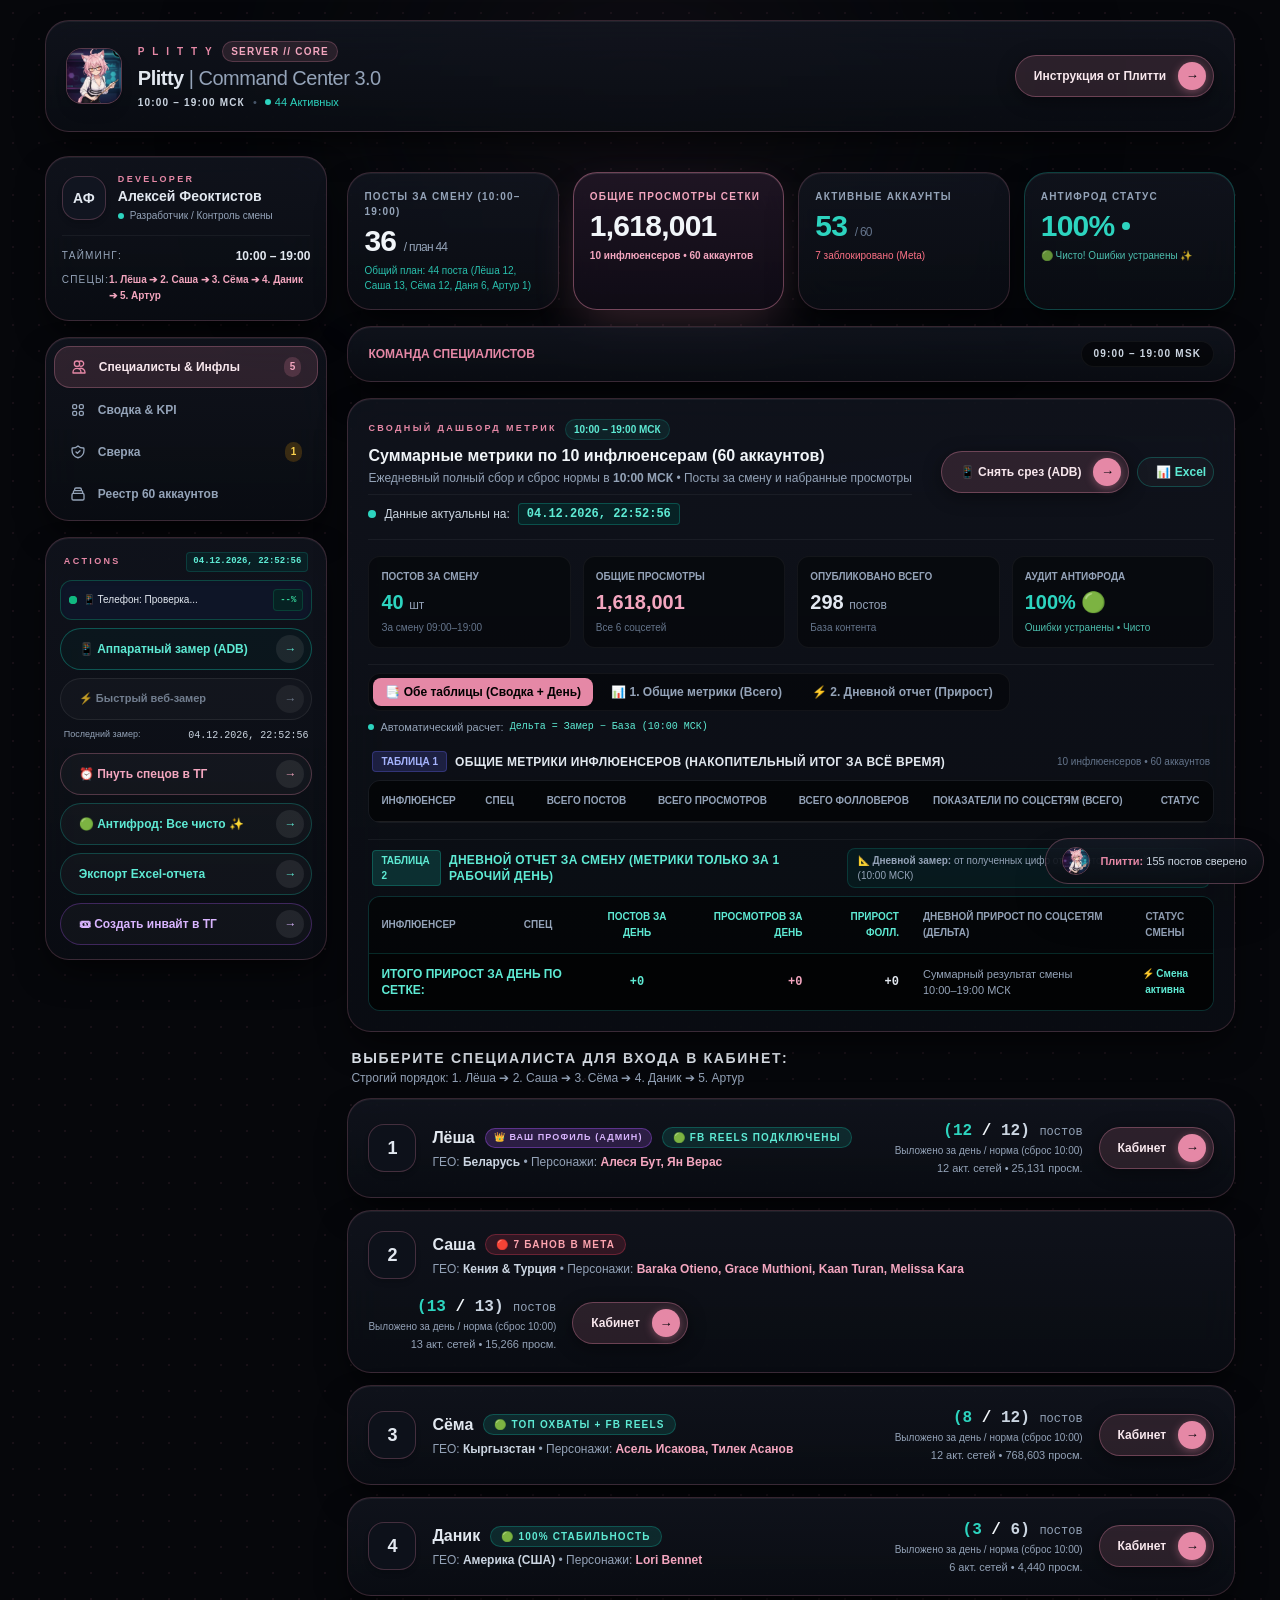
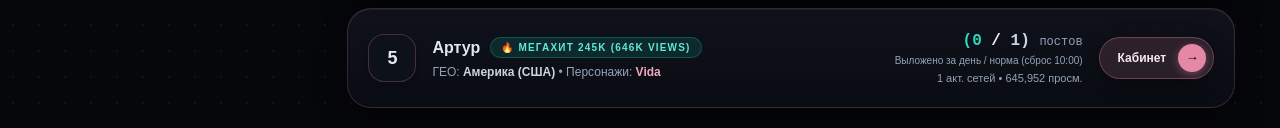
<file: admin_legacy_backup.html>
<!DOCTYPE html>
<html lang="ru">
<head>
  <meta charset="UTF-8">
  <meta name="viewport" content="width=device-width, initial-scale=1.0">
  <title>Plitty Command Suite — Server Edition</title>
  <!-- Instant Telegram WebApp Ready Handler -->
  <script src="https://telegram.org/js/telegram-web-app.js"></script>
  <script>
    if (window.Telegram && window.Telegram.WebApp) {
      try {
        window.Telegram.WebApp.ready();
        window.Telegram.WebApp.expand();
      } catch (e) {
        console.warn("[Plitty WebApp Early Init]", e);
      }
    }
  </script>
  <!-- Local high-speed Tailwind CSS engine -->
  <script src="tailwind.js"></script>
  <style>
    /* ------------------------------------------------------------- */
    /* PALETTE DERIVED FROM PLITTY CYBER SCREENSHOT                    */
    /* Deep server black, soft rose hair accents, soft off-white      */
    /* ------------------------------------------------------------- */
    :root {
      --bg-pitch: #06070B;
      --card-bg-top: rgba(20, 24, 35, 0.7);
      --card-bg-bottom: rgba(10, 13, 19, 0.9);
      --card-active-top: rgba(38, 25, 42, 0.75);
      --card-active-bottom: rgba(16, 12, 22, 0.95);
      
      /* Plitty Hair Pink Accents */
      --plitty-rose: #E588A6;
      --plitty-rose-light: #F3A6BF;
      --plitty-rose-dark: #C95F81;
      --plitty-border: rgba(229, 136, 166, 0.2);
      --plitty-border-hover: rgba(229, 136, 166, 0.45);
      --plitty-glow: rgba(229, 136, 166, 0.15);

      /* Soft Non-Glare Text */
      --text-heading: #E2E8F0;     /* Soft Platinum / Off-White */
      --text-body: #CBD5E1;        /* Calm Silver */
      --text-muted: #94A3B8;       /* Subtle Slate */
      --text-dim: #64748B;         /* Dark Slate */

      /* Cyber Server Accents (from background LEDs) */
      --cyber-teal: #2DD4BF;
      --cyber-amber: #F59E0B;
    }

    body {
      background-color: var(--bg-pitch);
      color: var(--text-body);
      font-family: -apple-system, BlinkMacSystemFont, "Segoe UI", Roboto, "Helvetica Neue", Arial, sans-serif;
      overflow-x: hidden;
    }

    /* Subtle Technical Dot Matrix (low contrast, no eye strain) */
    .cyber-tech-grid {
      background-image: radial-gradient(rgba(229, 136, 166, 0.08) 1px, transparent 1px);
      background-size: 26px 26px;
    }

    /* Barely Perceptible Deep Atmosphere Glow (no purple overload) */
    .ambient-server-glow {
      position: fixed;
      top: -100px;
      left: 50%;
      transform: translateX(-50%);
      width: 800px;
      height: 400px;
      background: radial-gradient(circle, rgba(229, 136, 166, 0.06) 0%, rgba(13, 16, 23, 0.3) 50%, transparent 80%);
      pointer-events: none;
      z-index: 0;
      filter: blur(80px);
    }

    /* Plitty Cyber Glass Card */
    .cyber-card {
      background: linear-gradient(180deg, var(--card-bg-top) 0%, var(--card-bg-bottom) 100%);
      backdrop-filter: blur(20px);
      -webkit-backdrop-filter: blur(20px);
      border: 1px solid var(--plitty-border);
      border-radius: 24px;
      box-shadow: 0 16px 36px -10px rgba(0, 0, 0, 0.8), inset 0 1px 0 rgba(255, 255, 255, 0.06);
      transition: all 0.25s cubic-bezier(0.16, 1, 0.3, 1);
    }
    .cyber-card:hover {
      border-color: var(--plitty-border-hover);
      box-shadow: 0 20px 44px -8px rgba(0, 0, 0, 0.9), 0 0 20px -5px var(--plitty-glow);
      transform: translateY(-2px);
    }

    .cyber-card-active {
      background: linear-gradient(180deg, var(--card-active-top) 0%, var(--card-active-bottom) 100%);
      backdrop-filter: blur(20px);
      border: 1px solid var(--plitty-border-hover);
      border-radius: 24px;
      box-shadow: 0 20px 48px -8px rgba(229, 136, 166, 0.2), inset 0 1px 0 rgba(255, 255, 255, 0.1);
    }

    /* ------------------------------------------------------------- */
    /* EYE-FRIENDLY PILL BUTTONS (Plitty Rose Edition)                */
    /* Soft rose-tinted surface, no blinding glare, high elegance     */
    /* ------------------------------------------------------------- */
    .pill-btn-rose {
      background: rgba(229, 136, 166, 0.14);
      border: 1px solid rgba(229, 136, 166, 0.35);
      color: #F8E7ED;
      border-radius: 9999px;
      padding: 6px 7px 6px 18px;
      display: inline-flex;
      align-items: center;
      justify-content: space-between;
      gap: 12px;
      font-weight: 700;
      font-size: 12px;
      transition: all 0.2s cubic-bezier(0.16, 1, 0.3, 1);
      box-shadow: 0 4px 18px rgba(0, 0, 0, 0.4);
    }
    .pill-btn-rose:hover {
      background: rgba(229, 136, 166, 0.22);
      border-color: var(--plitty-rose);
      color: #FFFFFF;
      transform: scale(1.02);
      box-shadow: 0 6px 22px rgba(229, 136, 166, 0.2);
    }
    .pill-btn-rose:active {
      transform: scale(0.98);
    }
    .pill-arrow-rose {
      width: 28px;
      height: 28px;
      border-radius: 9999px;
      background: var(--plitty-rose);
      color: #06070B;
      display: flex;
      align-items: center;
      justify-content: center;
      font-size: 13px;
      font-weight: 900;
      box-shadow: 0 2px 8px rgba(229, 136, 166, 0.4);
    }

    /* Dark Outline Pill (Calm & Soft) */
    .pill-btn-dark {
      background: rgba(255, 255, 255, 0.03);
      border: 1px solid rgba(255, 255, 255, 0.1);
      color: var(--text-body);
      border-radius: 9999px;
      padding: 6px 7px 6px 18px;
      display: inline-flex;
      align-items: center;
      justify-content: space-between;
      gap: 12px;
      font-weight: 600;
      font-size: 12px;
      transition: all 0.2s cubic-bezier(0.16, 1, 0.3, 1);
    }
    .pill-btn-dark:hover {
      background: rgba(229, 136, 166, 0.08);
      border-color: var(--plitty-border-hover);
      color: #F8E7ED;
      transform: scale(1.02);
    }
    .pill-arrow-dark {
      width: 28px;
      height: 28px;
      border-radius: 9999px;
      background: rgba(255, 255, 255, 0.08);
      color: var(--text-body);
      display: flex;
      align-items: center;
      justify-content: center;
      font-size: 12px;
    }

    /* Editorial Micro Labels */
    .tracking-editorial {
      letter-spacing: 0.26em;
      text-transform: uppercase;
    }
    .tracking-wide-tight {
      letter-spacing: 0.12em;
      text-transform: uppercase;
    }

    /* Minimal Outline Frame Buttons */
    .cappen-btn {
      border: 1px solid rgba(255, 255, 255, 0.12);
      background: transparent;
      color: var(--text-body);
      border-radius: 12px;
      padding: 7px 16px;
      font-size: 11px;
      font-weight: 700;
      letter-spacing: 0.16em;
      text-transform: uppercase;
      transition: all 0.2s ease;
    }
    .cappen-btn:hover {
      border-color: var(--plitty-rose);
      color: #F8E7ED;
      background: rgba(229, 136, 166, 0.08);
    }

    /* Custom Scrollbar */
    ::-webkit-scrollbar { width: 5px; height: 5px; }
    ::-webkit-scrollbar-track { background: transparent; }
    ::-webkit-scrollbar-thumb { background: rgba(229, 136, 166, 0.2); border-radius: 9999px; }
    ::-webkit-scrollbar-thumb:hover { background: rgba(229, 136, 166, 0.45); }
  </style>
</head>
<body class="cyber-tech-grid p-2 sm:p-5 relative min-h-screen">

  <!-- Subtle Deep Atmosphere Glow -->
  <div class="ambient-server-glow"></div>

  <!-- ================================================================= -->
  <!-- TOP CONTROL HEADER                                                -->
  <!-- ================================================================= -->
  <header id="main-header" class="relative z-10 w-full max-w-[96%] 2xl:max-w-[1800px] mx-auto mb-6 cyber-card p-4 sm:p-5 flex flex-wrap items-center justify-between gap-4">
    
    <!-- Left: Brand + Smirking Cyber Plitty + Soft Editorial Typography -->
    <div class="flex items-center gap-4">
      <div class="relative w-14 h-14 rounded-2xl bg-[#0D111A] border border-[rgba(229,136,166,0.35)] flex items-center justify-center shadow-lg overflow-hidden cursor-pointer group" onclick="openPlittyGuide()">
        <img id="top-plitty-img" src="img/plitty/plitty_avatar_official.jpg" alt="Plitty" class="w-full h-full object-cover group-hover:scale-105 transition-transform">
        <span class="absolute -top-1 -right-1 w-3 h-3 bg-teal-400 rounded-full border-2 border-[#06070B] shadow-sm shadow-teal-400/50"></span>
      </div>
      <div>
        <div class="flex items-center gap-2">
          <span class="text-[10px] font-black text-[#E588A6] tracking-editorial">P L I T T Y</span>
          <span class="text-[10px] tracking-wide-tight font-bold px-2 py-0.5 rounded-full bg-[rgba(229,136,166,0.12)] text-[#F3A6BF] border border-[rgba(229,136,166,0.25)]">SERVER // CORE</span>
        </div>
        <h1 class="text-lg sm:text-xl font-bold text-slate-200 tracking-tight mt-0.5">
          Сетка AI-Инфлюенсеров <span class="text-[#E588A6] font-normal">× 60 Аккаунтов</span>
        </h1>
        <div class="text-[11px] text-slate-400 flex items-center gap-2 mt-0.5">
          <span class="tracking-wide-tight text-[10px] text-slate-300 font-semibold">10:00 – 19:00 МСК</span>
          <span class="text-slate-600">&bull;</span>
          <span class="text-teal-400 font-medium flex items-center gap-1">
            <span class="w-1.5 h-1.5 rounded-full bg-teal-400"></span> 44 Активных
          </span>
        </div>
      </div>
    </div>

    <!-- Right: Plitty Rose Pill Button & Clean Viewport Switcher -->
    <div class="flex flex-wrap items-center gap-3">
      
      <!-- Plitty Guide Button (Soft Rose Pill, no glare!) -->
      <button onclick="openPlittyGuide()" class="pill-btn-rose">
        <span>Инструкция от Плитти</span>
        <div class="pill-arrow-rose">&rarr;</div>
      </button>

    </div>
  </header>

  <!-- ================================================================= -->
  <!-- MAIN WORKSPACE                                                    -->
  <!-- ================================================================= -->
  <main id="app-container" class="relative z-10 w-full max-w-[96%] 2xl:max-w-[1800px] mx-auto">
    
    <!-- 1. DESKTOP VIEWPORT -->
    <div id="desktop-wrapper" class="block">
      <div class="grid grid-cols-1 lg:grid-cols-12 gap-5">
        
        <!-- Sidebar Navigation -->
        <aside class="lg:col-span-3 space-y-4">
          
          <!-- Executive Profile Card -->
          <div class="cyber-card p-4 space-y-3">
            <div class="flex items-center gap-3">
              <div class="w-11 h-11 rounded-2xl bg-[#111520] border border-[rgba(229,136,166,0.25)] flex items-center justify-center text-slate-200 font-bold text-sm shadow-md">
                АФ
              </div>
              <div class="flex-1 min-w-0">
                <div class="text-[9px] tracking-editorial text-[#E588A6] font-bold">DEVELOPER</div>
                <div class="text-sm font-bold text-slate-200 truncate">Алексей Феоктистов</div>
                <div class="text-[10px] text-slate-400 flex items-center gap-1.5 mt-0.5">
                  <span class="w-1.5 h-1.5 rounded-full bg-teal-400"></span>
                  Разработчик / Контроль смены
                </div>
              </div>
            </div>

            <div class="pt-3 border-t border-white/5 text-xs space-y-2">
              <div class="flex justify-between text-slate-400">
                <span class="tracking-wide-tight text-[10px]">ТАЙМИНГ:</span>
                <span class="font-semibold text-slate-200">10:00 – 19:00</span>
              </div>
              <div class="flex justify-between text-slate-400">
                <span class="tracking-wide-tight text-[10px]">СПЕЦЫ:</span>
                <span class="font-bold text-[10px] text-[#F3A6BF]">1. Лёша ➔ 2. Саша ➔ 3. Сёма ➔ 4. Даник ➔ 5. Артур</span>
              </div>
            </div>
          </div>

          <!-- Calm Editorial Nav Menu -->
          <nav class="cyber-card p-2 space-y-1">
            <button onclick="switchTab('specs')" id="d-nav-specs" class="nav-btn w-full flex items-center gap-3 px-4 py-2.5 rounded-2xl text-xs font-bold bg-[rgba(229,136,166,0.14)] text-[#F8E7ED] border border-[rgba(229,136,166,0.3)] transition-all shadow-sm">
              <svg class="w-4 h-4 text-[#E588A6]" fill="none" stroke="currentColor" viewBox="0 0 24 24"><path stroke-linecap="round" stroke-linejoin="round" stroke-width="2" d="M12 4.354a4 4 0 110 5.292M15 21H3v-1a6 6 0 0112 0v1zm0 0h6v-1a6 6 0 00-9-5.197M13 7a4 4 0 11-8 0 4 4 0 018 0z"/></svg>
              <span>Специалисты & Инфлы</span>
              <span class="ml-auto px-1.5 py-0.5 rounded-full bg-[rgba(229,136,166,0.2)] text-[#F3A6BF] text-[10px]">5</span>
            </button>
            <button onclick="switchTab('dash')" id="d-nav-dash" class="nav-btn w-full flex items-center gap-3 px-4 py-2.5 rounded-2xl text-xs font-semibold text-slate-400 hover:text-slate-200 hover:bg-white/5 transition-all">
              <svg class="w-4 h-4 text-slate-400" fill="none" stroke="currentColor" viewBox="0 0 24 24"><path stroke-linecap="round" stroke-linejoin="round" stroke-width="2" d="M4 6a2 2 0 012-2h2a2 2 0 012 2v2a2 2 0 01-2 2H6a2 2 0 01-2-2V6zM14 6a2 2 0 012-2h2a2 2 0 012 2v2a2 2 0 01-2 2h-2a2 2 0 01-2-2V6zM4 16a2 2 0 012-2h2a2 2 0 012 2v2a2 2 0 01-2 2H6a2 2 0 01-2-2v-2zM14 16a2 2 0 012-2h2a2 2 0 012 2v2a2 2 0 01-2 2h-2a2 2 0 01-2-2v-2z"/></svg>
              <span>Сводка & KPI</span>
            </button>
            <button onclick="switchTab('audit')" id="d-nav-audit" class="nav-btn w-full flex items-center gap-3 px-4 py-2.5 rounded-2xl text-xs font-semibold text-slate-400 hover:text-slate-200 hover:bg-white/5 transition-all">
              <svg class="w-4 h-4 text-slate-400" fill="none" stroke="currentColor" viewBox="0 0 24 24"><path stroke-linecap="round" stroke-linejoin="round" stroke-width="2" d="M9 12l2 2 4-4m5.618-4.016A11.955 11.955 0 0112 2.944a11.955 11.955 0 01-8.618 3.04A12.02 12.02 0 003 9c0 5.591 3.824 10.29 9 11.622 5.176-1.332 9-6.03 9-11.622 0-1.042-.133-2.052-.382-3.016z"/></svg>
              <span>Сверка</span>
              <span class="ml-auto px-1.5 py-0.5 rounded-full bg-amber-500/20 text-amber-300 text-[10px] font-bold">1</span>
            </button>
            <button onclick="switchTab('registry')" id="d-nav-registry" class="nav-btn w-full flex items-center gap-3 px-4 py-2.5 rounded-2xl text-xs font-semibold text-slate-400 hover:text-slate-200 hover:bg-white/5 transition-all">
              <svg class="w-4 h-4 text-slate-400" fill="none" stroke="currentColor" viewBox="0 0 24 24"><path stroke-linecap="round" stroke-linejoin="round" stroke-width="2" d="M19 11H5m14 0a2 2 0 012 2v6a2 2 0 01-2 2H5a2 2 0 01-2-2v-6a2 2 0 012-2m14 0V9a2 2 0 00-2-2M5 11V9a2 2 0 012-2m0 0V5a2 2 0 012-2h6a2 2 0 012 2v2M7 7h10"/></svg>
              <span>Реестр 60 аккаунтов</span>
            </button>
          </nav>

                    <!-- Quick Action Triggers -->
          <div class="cyber-card p-3.5 space-y-2">
            <div class="flex items-center justify-between px-1">
              <span class="text-[9px] tracking-editorial text-[#E588A6] font-bold block">ACTIONS</span>
              <span id="side-last-snapshot-time" class="text-[9px] font-mono text-teal-300 font-bold bg-teal-950/50 px-1.5 py-0.5 rounded border border-teal-500/20" title="Время последнего замера">--:--:--</span>
            </div>
            <!-- Phone Hardware Badge -->
            <div id="side-phone-status-box" class="bg-slate-900/90 border border-emerald-500/30 rounded-xl p-2 text-xs flex items-center justify-between shadow-inner">
              <div class="flex items-center gap-1.5 overflow-hidden">
                <span class="relative flex h-2 w-2 shrink-0">
                  <span id="phone-pulse-dot" class="animate-ping absolute inline-flex h-full w-full rounded-full bg-emerald-400 opacity-75"></span>
                  <span id="phone-solid-dot" class="relative inline-flex rounded-full h-2 w-2 bg-emerald-500"></span>
                </span>
                <span class="text-slate-200 font-medium text-[10px] truncate" id="phone-device-name">📱 Телефон: Проверка...</span>
              </div>
              <span id="phone-battery-badge" class="text-[9px] font-mono text-emerald-400 font-bold bg-emerald-950/60 px-1.5 py-0.5 rounded border border-emerald-500/20 shrink-0">--%</span>
            </div>
            <!-- Dual Snapshot Actions -->
            <button id="btn-side-snapshot" onclick="triggerSnapshot('phone')" class="pill-btn-dark w-full border-teal-500/40 hover:border-teal-400/80 bg-teal-950/20">
              <span class="text-teal-300 font-semibold">📱 Аппаратный замер (ADB)</span>
              <div class="pill-arrow-dark text-teal-300">&rarr;</div>
            </button>
            <button id="btn-side-snapshot-web" onclick="triggerSnapshot('web')" class="pill-btn-dark w-full py-1.5 opacity-75 hover:opacity-100 text-[11px]">
              <span class="text-slate-400">⚡ Быстрый веб-замер</span>
              <div class="pill-arrow-dark text-slate-400">&rarr;</div>
            </button>
            <div class="text-[9px] text-slate-400 px-1 flex items-center justify-between pb-0.5">
              <span>Последний замер:</span>
              <span id="side-last-snapshot-label" class="text-slate-300 font-medium font-mono text-[10px]">--</span>
            </div>
            <button id="btn-side-ping" onclick="sendAllSpecialistsReminder(this)" class="pill-btn-dark w-full border-[#E588A6]/30 hover:border-[#E588A6]/60">
              <span class="text-[#F3A6BF]">⏰ Пнуть спецов в ТГ</span>
              <div class="pill-arrow-dark text-[#F3A6BF]">&rarr;</div>
            </button>
            <button id="btn-side-alert" onclick="handleAntifraudCardClick(this)" class="pill-btn-dark w-full border-teal-500/30 hover:border-teal-500/60">
              <span id="side-alert-text" class="text-teal-300">🟢 Антифрод: Все чисто ✨</span>
              <div class="pill-arrow-dark text-teal-300">&rarr;</div>
            </button>
            <button id="btn-side-excel" onclick="downloadExcel(this)" class="pill-btn-dark w-full border-teal-500/30 hover:border-teal-500/50">
              <span class="text-teal-300">Экспорт Excel-отчета</span>
              <div class="pill-arrow-dark text-teal-300">&rarr;</div>
            </button>
            <button id="btn-side-invite" onclick="openCreateInviteModal(this)" class="pill-btn-dark w-full border-purple-500/30 hover:border-purple-500/60">
              <span class="text-purple-300">🎟 Создать инвайт в ТГ</span>
              <div class="pill-arrow-dark text-purple-300">&rarr;</div>
            </button>
          </div>

        </aside>

        <!-- Main Content Area -->
        <main class="lg:col-span-9 space-y-4">
          
          <!-- LIVE SNAPSHOT PROGRESS BANNER -->
          <div id="snapshot-progress-banner" class="hidden p-4 rounded-2xl bg-[#0d121f]/95 border border-[#E588A6]/40 shadow-2xl backdrop-blur-md transition-all duration-300">
            <div class="flex flex-wrap items-center justify-between gap-3">
              <div class="flex items-center gap-3">
                <div class="relative flex items-center justify-center w-9 h-9 rounded-xl bg-[#E588A6]/15 border border-[#E588A6]/40 text-[#E588A6] shrink-0">
                  <svg class="animate-spin w-5 h-5" xmlns="http://www.w3.org/2000/svg" fill="none" viewBox="0 0 24 24">
                    <circle class="opacity-25" cx="12" cy="12" r="10" stroke="currentColor" stroke-width="4"></circle>
                    <path class="opacity-75" fill="currentColor" d="M4 12a8 8 0 018-8V0C5.373 0 0 5.373 0 12h4zm2 5.291A7.962 7.962 0 014 12H0c0 3.042 1.135 5.824 3 7.938l3-2.647z"></path>
                  </svg>
                </div>
                <div>
                  <div class="text-xs font-bold text-slate-100 flex items-center gap-2">
                    <span>⚡ Выполняется внеочередной замер показателей...</span>
                    <span id="snapshot-progress-percent" class="text-[11px] font-mono font-bold text-[#E588A6] bg-[#E588A6]/15 px-1.5 py-0.5 rounded border border-[#E588A6]/30">15%</span>
                  </div>
                  <div class="text-[11px] text-slate-400 mt-0.5 flex items-center gap-1.5">
                    <span class="w-1.5 h-1.5 rounded-full bg-teal-400 animate-ping"></span>
                    <span id="snapshot-progress-step-text">Опрос TikTok &amp; YouTube API...</span>
                  </div>
                </div>
              </div>
              <div class="flex items-center gap-2">
                <span class="text-[10px] text-slate-400 bg-black/40 px-2.5 py-1 rounded-lg border border-white/10 hidden sm:inline-flex items-center gap-1.5">
                  <span class="w-1.5 h-1.5 rounded-full bg-emerald-400"></span> 60 аккаунтов
                </span>
                <span class="text-[10px] font-mono text-teal-300 bg-teal-950/40 px-2 py-1 rounded-lg border border-teal-500/30">
                  ADB: SM-A266B 🟢
                </span>
              </div>
            </div>
            <!-- Progress Bar Track -->
            <div class="w-full bg-black/50 rounded-full h-2 mt-3 overflow-hidden border border-white/10 p-0.5">
              <div id="snapshot-progress-bar" class="bg-gradient-to-r from-[#E588A6] via-purple-400 to-teal-400 h-full rounded-full transition-all duration-300" style="width: 15%"></div>
            </div>
          </div>

          <!-- 4 Executive KPI Cards (Soft off-white text, live sync) -->
          <div class="grid grid-cols-2 sm:grid-cols-4 gap-3.5">
            
            <div class="cyber-card p-4 space-y-1">
              <div class="text-[10px] tracking-wide-tight font-bold text-slate-400">ПОСТЫ ЗА СМЕНУ (10:00–19:00)</div>
              <div id="kpi-shift-posts" class="text-3xl font-black text-slate-100 tracking-tight mt-1">36 <span class="text-xs font-normal text-slate-400">/ план 44</span></div>
              <div id="kpi-shift-breakdown" class="text-[10px] text-teal-400/90 mt-1 font-medium">Общий план: 44 поста (Лёша 12, Саша 13, Сёма 12, Даня 6, Артур 1)</div>
            </div>

            <div class="cyber-card-active p-4 space-y-1 relative overflow-hidden">
              <div class="text-[10px] tracking-wide-tight font-bold text-[#F3A6BF]">ОБЩИЕ ПРОСМОТРЫ СЕТКИ</div>
              <div id="kpi-network-views" class="text-3xl font-black text-slate-100 tracking-tight mt-1">1,618,001</div>
              <div id="kpi-network-sub" class="text-[10px] text-[#F3A6BF] mt-1 font-semibold">10 инфлюенсеров • 60 аккаунтов</div>
            </div>

            <div class="cyber-card p-4 space-y-1">
              <div class="text-[10px] tracking-wide-tight font-bold text-slate-400">АКТИВНЫЕ АККАУНТЫ</div>
              <div id="kpi-active-accounts" class="text-3xl font-black text-teal-400 tracking-tight mt-1">53 <span class="text-xs text-slate-500 font-normal">/ 60</span></div>
              <div id="kpi-active-sub" class="text-[10px] text-rose-400 font-medium mt-1">7 заблокировано (Meta)</div>
            </div>

            <div id="kpi-antifraud-card" class="cyber-card p-4 space-y-1 cursor-pointer hover:border-teal-400/50 transition-all border-teal-500/30" onclick="handleAntifraudCardClick()">
              <div class="text-[10px] tracking-wide-tight font-bold text-slate-400">АНТИФРОД СТАТУС</div>
              <div id="kpi-antifraud-score" class="text-3xl font-black text-teal-400 tracking-tight mt-1 flex items-center gap-2">
                100% <span class="w-2 h-2 rounded-full bg-teal-400 animate-pulse"></span>
              </div>
              <div id="kpi-antifraud-sub" class="text-[10px] text-teal-300/80 hover:underline mt-1 font-medium">🟢 Чисто! Ошибки устранены ✨</div>
            </div>

          </div>

          <!-- ========================================================= -->
          <!-- TAB: SPECIALISTS & INFLUENCERS DRILL-DOWN                 -->
          <!-- ========================================================= -->
          <div id="tab-specs" class="tab-pane space-y-4">
            
            <!-- Breadcrumbs Bar -->
            <div class="cyber-card px-5 py-3.5 flex items-center justify-between text-xs">
              <div id="desktop-breadcrumbs" class="flex items-center gap-2.5 font-medium">
                <span class="text-[#E588A6] font-bold cursor-pointer hover:underline" onclick="navToSpecialistsList()">КОМАНДА СПЕЦИАЛИСТОВ</span>
              </div>
              <span class="text-[10px] tracking-wide-tight font-bold px-3 py-1 rounded-full bg-black/50 text-slate-300 border border-white/5">
                09:00 – 19:00 MSK
              </span>
            </div>

            <!-- ========================================================= -->
            <!-- СВОДНЫЙ ДАШБОРД ВСЕЙ МЕТРИКИ ПО ВСЕМ ИНФЛЮЕНСЕРАМ           -->
            <!-- ========================================================= -->
            <div class="cyber-card p-5 space-y-4">
              <div class="flex flex-col sm:flex-row sm:items-center justify-between gap-3 border-b border-white/5 pb-3.5">
                <div>
                  <div class="flex items-center gap-2">
                    <span class="text-[9px] tracking-editorial text-[#E588A6] font-bold uppercase">СВОДНЫЙ ДАШБОРД МЕТРИК</span>
                    <span class="text-[10px] font-bold px-2 py-0.5 rounded-full bg-teal-500/10 text-teal-300 border border-teal-500/20">10:00 – 19:00 МСК</span>
                  </div>
                  <h3 class="text-base font-bold text-slate-100 mt-1">Суммарные метрики по 10 инфлюенсерам (60 аккаунтов)</h3>
                  <p class="text-xs text-slate-400 mt-0.5">Ежедневный полный сбор и сброс нормы в <b>10:00 МСК</b> • Посты за смену и набранные просмотры</p>
                  <div class="flex items-center gap-2 mt-2 pt-2 border-t border-white/5">
                    <span class="w-2 h-2 rounded-full bg-teal-400 animate-pulse"></span>
                    <span class="text-xs text-slate-300 font-medium">Данные актуальны на:</span>
                    <span id="sum-last-snapshot-datetime" class="font-mono text-teal-300 font-bold bg-teal-950/60 px-2 py-0.5 rounded border border-teal-500/30 text-xs">--.--.----, --:--:--</span>
                  </div>
                </div>
                <div class="flex items-center gap-2 self-start sm:self-auto">
                  <button onclick="triggerSnapshot('phone')" class="pill-btn-rose text-xs">
                    <span>📱 Снять срез (ADB)</span>
                    <div class="pill-arrow-rose">&rarr;</div>
                  </button>
                  <button onclick="downloadExcel()" class="pill-btn-dark text-xs border-teal-500/30 text-teal-300">
                    <span>📊 Excel</span>
                  </button>
                </div>
              </div>

              <!-- Live Aggregate Numbers Bar -->
              <div class="grid grid-cols-2 sm:grid-cols-4 gap-3">
                <div class="p-3 rounded-xl bg-black/40 border border-white/5 space-y-1">
                  <div class="text-[10px] text-slate-400 font-bold uppercase">Постов за смену</div>
                  <div id="sum-shift-posts" class="text-xl font-extrabold text-teal-400">40 <span class="text-xs font-normal text-slate-400">шт</span></div>
                  <div class="text-[10px] text-slate-500">За смену 09:00–19:00</div>
                </div>
                <div class="p-3 rounded-xl bg-black/40 border border-white/5 space-y-1">
                  <div class="text-[10px] text-slate-400 font-bold uppercase">Общие просмотры</div>
                  <div id="sum-total-views" class="text-xl font-extrabold text-[#F3A6BF]">1,618,001</div>
                  <div class="text-[10px] text-slate-500">Все 6 соцсетей</div>
                </div>
                <div class="p-3 rounded-xl bg-black/40 border border-white/5 space-y-1">
                  <div class="text-[10px] text-slate-400 font-bold uppercase">Опубликовано всего</div>
                  <div id="sum-total-posts" class="text-xl font-extrabold text-slate-200">298 <span class="text-xs font-normal text-slate-400">постов</span></div>
                  <div class="text-[10px] text-slate-500">База контента</div>
                </div>
                <div class="p-3 rounded-xl bg-black/40 border border-white/5 space-y-1">
                  <div class="text-[10px] text-slate-400 font-bold uppercase">Аудит антифрода</div>
                  <div id="sum-audit-status" class="text-xl font-extrabold text-teal-400 flex items-center gap-1.5">
                    100% 🟢
                  </div>
                  <div class="text-[10px] text-teal-300/80 font-medium">Ошибки устранены • Чисто</div>
                </div>
              </div>

              <!-- Mode Switcher for Tables -->
              <div class="flex flex-wrap items-center justify-between gap-2 pt-2 border-t border-white/5">
                <div class="flex items-center gap-1.5 bg-black/40 p-1 rounded-xl border border-white/5">
                  <button id="btn-tab-both" onclick="setSummaryTablesView('both')" class="px-3 py-1.5 rounded-lg text-xs font-bold transition-all bg-[#E588A6] text-black shadow-sm">
                    📑 Обе таблицы (Сводка + День)
                  </button>
                  <button id="btn-tab-total" onclick="setSummaryTablesView('total')" class="px-3 py-1.5 rounded-lg text-xs font-semibold text-slate-400 hover:text-white transition-all">
                    📊 1. Общие метрики (Всего)
                  </button>
                  <button id="btn-tab-daily" onclick="setSummaryTablesView('daily')" class="px-3 py-1.5 rounded-lg text-xs font-semibold text-slate-400 hover:text-white transition-all">
                    ⚡ 2. Дневной отчет (Прирост)
                  </button>
                </div>
                <div class="text-[11px] text-slate-400 flex items-center gap-1.5">
                  <span class="w-1.5 h-1.5 rounded-full bg-teal-400 animate-pulse"></span>
                  Автоматический расчет: <code class="text-teal-300 font-mono text-[10px]">Дельта = Замер − База (10:00 МСК)</code>
                </div>
              </div>

              <!-- ========================================================= -->
              <!-- TABLE 1: ОБЩИЕ СУММАРНЫЕ МЕТРИКИ (НАКОПИТЕЛЬНЫЙ ИТОГ)      -->
              <!-- ========================================================= -->
              <div id="container-table-total" class="space-y-2">
                <div class="flex items-center justify-between px-1">
                  <div class="flex items-center gap-2">
                    <span class="px-2 py-0.5 rounded bg-indigo-500/20 text-indigo-300 border border-indigo-500/30 text-[10px] font-bold">ТАБЛИЦА 1</span>
                    <h4 class="text-xs font-bold text-slate-200 uppercase tracking-wide">Общие метрики инфлюенсеров (Накопительный итог за всё время)</h4>
                  </div>
                  <span class="text-[10px] text-slate-500">10 инфлюенсеров • 60 аккаунтов</span>
                </div>
                <div class="overflow-x-auto rounded-xl border border-white/5">
                  <table class="w-full text-left text-xs border-collapse">
                    <thead>
                      <tr class="bg-black/60 text-slate-400 font-bold text-[10px] uppercase border-b border-white/10">
                        <th class="p-3">Инфлюенсер</th>
                        <th class="p-3">Спец</th>
                        <th class="p-3 text-right">Всего постов</th>
                        <th class="p-3 text-right">Всего просмотров</th>
                        <th class="p-3 text-right">Всего фолловеров</th>
                        <th class="p-3">Показатели по соцсетям (Всего)</th>
                        <th class="p-3 text-center">Статус</th>
                      </tr>
                    </thead>
                    <tbody id="all-influencers-summary-tbody" class="divide-y divide-white/5 text-slate-300">
                      <!-- Rendered dynamically -->
                    </tbody>
                  </table>
                </div>
              </div>

              <!-- ========================================================= -->
              <!-- TABLE 2: ДНЕВНОЙ ОТЧЕТ ЗА РАБОЧИЙ ДЕНЬ (ПРИРОСТ ЗА СМЕНУ)  -->
              <!-- ========================================================= -->
              <div id="container-table-daily" class="space-y-2 pt-2 border-t border-white/5">
                <div class="flex flex-col sm:flex-row sm:items-center justify-between gap-1.5 px-1">
                  <div class="flex items-center gap-2">
                    <span class="px-2 py-0.5 rounded bg-teal-500/20 text-teal-300 border border-teal-500/30 text-[10px] font-bold">ТАБЛИЦА 2</span>
                    <h4 class="text-xs font-bold text-teal-300 uppercase tracking-wide">Дневной отчет за смену (Метрики только за 1 рабочий день)</h4>
                  </div>
                  <div class="text-[10px] text-slate-400 bg-teal-950/40 px-2.5 py-1 rounded-lg border border-teal-500/20">
                    📐 <b>Дневной замер:</b> от полученных цифр отнимается базовый замер (10:00 МСК)
                  </div>
                </div>
                <div class="overflow-x-auto rounded-xl border border-teal-500/20 bg-teal-950/5">
                  <table class="w-full text-left text-xs border-collapse">
                    <thead>
                      <tr class="bg-black/60 text-slate-400 font-bold text-[10px] uppercase border-b border-teal-500/20">
                        <th class="p-3">Инфлюенсер</th>
                        <th class="p-3">Спец</th>
                        <th class="p-3 text-center text-teal-300">Постов за день</th>
                        <th class="p-3 text-right text-teal-300">Просмотров за день</th>
                        <th class="p-3 text-right text-teal-300">Прирост фолл.</th>
                        <th class="p-3">Дневной прирост по соцсетям (Дельта)</th>
                        <th class="p-3 text-center">Статус смены</th>
                      </tr>
                    </thead>
                    <tbody id="all-influencers-daily-tbody" class="divide-y divide-white/5 text-slate-300">
                      <!-- Rendered dynamically -->
                    </tbody>
                    <tfoot class="bg-black/80 font-bold text-slate-200 border-t border-teal-500/30">
                      <tr>
                        <td class="p-3 text-xs text-teal-300" colspan="2">ИТОГО ПРИРОСТ ЗА ДЕНЬ ПО СЕТКЕ:</td>
                        <td id="day-tfoot-posts" class="p-3 text-center text-xs font-extrabold text-teal-300 font-mono">+0</td>
                        <td id="day-tfoot-views" class="p-3 text-right text-xs font-extrabold text-[#F3A6BF] font-mono">+0</td>
                        <td id="day-tfoot-folls" class="p-3 text-right text-xs font-extrabold text-slate-200 font-mono">+0</td>
                        <td class="p-3 text-[11px] text-slate-400 font-normal">Суммарный результат смены 10:00–19:00 МСК</td>
                        <td class="p-3 text-center text-[10px] text-teal-300">⚡ Смена активна</td>
                      </tr>
                    </tfoot>
                  </table>
                </div>
              </div>
            </div>

            <!-- LEVEL 1: LIST OF 5 SPECIALISTS (Strict Order) -->
            <div id="spec-level-1" class="space-y-3">
              <div class="flex items-center justify-between px-1">
                <div>
                  <h3 class="text-sm font-bold text-slate-200 tracking-wide-tight">ВЫБЕРИТЕ СПЕЦИАЛИСТА ДЛЯ ВХОДА В КАБИНЕТ:</h3>
                  <p class="text-xs text-slate-400 mt-0.5">Строгий порядок: 1. Лёша ➔ 2. Саша ➔ 3. Сёма ➔ 4. Даник ➔ 5. Артур</p>
                </div>
              </div>

              <!-- Specialist Cards Container -->
              <div class="space-y-3" id="desktop-spec-cards-container">
                <!-- Rendered dynamically -->
              </div>
            </div>

            <!-- LEVEL 2: SPECIALIST CABINET -->
            <div id="spec-level-2" class="hidden space-y-4">
              <!-- Rendered dynamically -->
            </div>

            <!-- LEVEL 3: INFLUENCER DETAIL PROFILE -->
            <div id="spec-level-3" class="hidden space-y-4">
              <!-- Rendered dynamically -->
            </div>

          </div>

          <!-- TAB: DASHBOARD & SUMMARY -->
          <div id="tab-dash" class="tab-pane hidden space-y-4">
            <div class="cyber-card p-6 space-y-4">
              <div class="flex flex-col sm:flex-row sm:items-center justify-between gap-3">
                <div>
                  <div class="text-[9px] tracking-editorial text-[#E588A6] font-bold">EXECUTIVE SUMMARY</div>
                  <h3 class="text-lg font-bold text-slate-200">Сводка & KPI фабрики контента</h3>
                  <p class="text-xs text-slate-400 mt-0.5">Оперативные показатели всей сетки из 60 аккаунтов за смену 10:00–19:00 МСК</p>
                </div>
                <button onclick="downloadExcel()" class="pill-btn-rose text-xs self-start sm:self-auto">
                  <span>📊 Экспорт отчета в Excel</span>
                  <div class="pill-arrow-rose">&rarr;</div>
                </button>
              </div>
              <div class="grid grid-cols-1 md:grid-cols-2 gap-3.5" id="dash-quick-grid"></div>
            </div>
          </div>

                    <!-- TAB: AUDIT & ANTIFRAUD (Complete Anti-Fraud Suite) -->
          <div id="tab-audit" class="tab-pane hidden space-y-5">
            <!-- Header & Action Strip -->
            <div class="cyber-card p-6 space-y-5">
              <div class="flex flex-wrap items-center justify-between gap-4">
                <div>
                  <div class="text-[10px] tracking-editorial text-[#E588A6] font-bold">RECONCILIATION SUITE</div>
                  <h2 class="text-xl font-bold text-slate-100 mt-0.5">Сверка расхождений (План vs Факт)</h2>
                  <p class="text-xs text-slate-400 mt-1">Автоматическая сверка срезов 10:00 (старт смены и сброс нормы) и 19:00 (финиш) с отчетами специалистов</p>
                </div>
                <div class="flex flex-wrap items-center gap-2">
                  <div class="flex items-center gap-2 px-3 py-2 rounded-xl bg-black/40 border border-white/10 text-xs shadow-inner">
                    <span class="w-2 h-2 rounded-full bg-teal-400 animate-pulse"></span>
                    <span class="text-slate-400">Последний замер:</span>
                    <span id="audit-last-snapshot-time" class="font-mono text-teal-300 font-bold">--.--.----, --:--:--</span>
                  </div>
                  <button id="btn-audit-snapshot" onclick="triggerSnapshot('phone')" class="pill-btn-rose text-xs hover:scale-105 transition-all shadow-lg">
                    <span>📱 Точный замер (Телефон ADB)</span>
                    <div class="pill-arrow-rose">&rarr;</div>
                  </button>
                  <button onclick="triggerSnapshot('web')" class="cappen-btn text-xs text-slate-300 border-slate-700 hover:bg-white/5" title="Резервный быстрый замер через веб">
                    ⚡ Веб-замер
                  </button>
                  <button id="btn-audit-alert" onclick="handleAntifraudCardClick()" class="cappen-btn text-xs text-teal-300 border-teal-500/30 hover:bg-teal-500/10">
                    🟢 Все чисто ✨
                  </button>
                </div>
              </div>

              <!-- 3 Clean Metric Boxes (Matching Screenshot 1) -->
              <div class="grid grid-cols-1 sm:grid-cols-3 gap-3 pt-2">
                <div class="cyber-card p-4 text-center">
                  <div class="text-[10px] tracking-wide-tight text-slate-400 font-bold uppercase">ИНДЕКС ДОВЕРИЯ (TRUST SCORE)</div>
                  <div class="text-2xl font-extrabold text-teal-400 mt-1">98% <span class="text-xs font-normal text-slate-400">/ 100%</span></div>
                  <div class="text-[10px] text-teal-300/80 mt-0.5 font-semibold">🟢 Высокий уровень достоверности</div>
                </div>
                <div class="cyber-card p-4 text-center">
                  <div class="text-[10px] tracking-wide-tight text-slate-400 font-bold uppercase">ВЫЯВЛЕНО РАСХОЖДЕНИЙ</div>
                  <div class="text-2xl font-extrabold text-slate-100 mt-1">0 <span class="text-xs font-normal text-slate-400">постов</span></div>
                  <div class="text-[10px] text-slate-400 mt-0.5 font-semibold">Все публикации подтверждены парсером</div>
                </div>
                <div class="cyber-card p-4 text-center">
                  <div class="text-[10px] tracking-wide-tight text-slate-400 font-bold uppercase">БЛОКИРОВКИ META (РИСК)</div>
                  <div class="text-2xl font-extrabold text-[#FDA4AF] mt-1">7 <span class="text-xs font-normal text-slate-400">каналов</span></div>
                  <div class="text-[10px] text-rose-400/90 mt-0.5 font-semibold">🔴 Турция / Кения (Саша)</div>
                </div>
              </div>

              <!-- Live Incidents Cards -->
              <div class="space-y-2.5 pt-1">
                                <div class="text-[10px] text-slate-400 font-bold uppercase tracking-wider">Текущие инциденты и предупреждения:</div>
                <div class="grid grid-cols-1 md:grid-cols-2 gap-3" id="audit-incidents-container">
                  <!-- Incident 1: FB Reels (RESOLVED) -->
                  <div id="incident-lesha-fb" class="p-3.5 rounded-xl bg-teal-500/10 border border-teal-500/25 flex items-start justify-between gap-3 transition-all">
                    <div class="flex items-start gap-2.5">
                      <div class="w-8 h-8 rounded-lg bg-teal-500/20 text-teal-300 flex items-center justify-center font-bold text-sm shrink-0">✅</div>
                      <div>
                        <div class="text-xs font-bold text-teal-200 flex items-center gap-2">
                          <span>FB Reels: Доступ открыт</span>
                          <span class="text-[9px] px-1.5 py-0.5 bg-teal-500/20 text-teal-300 rounded border border-teal-500/30 font-semibold uppercase">РЕШЕНО</span>
                        </div>
                        <div class="text-[11px] text-slate-400 mt-0.5">Лёша подтвердил доступ. 21 Reels (6,036 просмотров) собираются парсером в штатном режиме.</div>
                      </div>
                    </div>
                    <div class="flex items-center gap-1.5 shrink-0">
                      <button onclick="dismissIncident('incident-lesha-fb')" class="cappen-btn text-[11px] py-1 px-2 text-slate-400 hover:text-slate-200 border-white/10 hover:bg-white/10" title="Скрыть в архив">
                        ✕ Скрыть
                      </button>
                    </div>
                  </div>
                  <!-- Incident 2: Meta Bans (ACTIVE) -->
                  <div id="incident-sasha-meta" class="p-3.5 rounded-xl bg-rose-500/10 border border-rose-500/25 flex items-start justify-between gap-3 transition-all">
                    <div class="flex items-start gap-2.5">
                      <div class="w-8 h-8 rounded-lg bg-rose-500/20 text-rose-300 flex items-center justify-center font-bold text-sm shrink-0">🔴</div>
                      <div>
                        <div class="text-xs font-bold text-rose-200 flex items-center gap-2">
                          <span>Meta Блокировки (7 аккаунтов)</span>
                          <span class="text-[9px] px-1.5 py-0.5 bg-rose-500/20 text-rose-300 rounded border border-rose-500/30 font-semibold uppercase">ТРЕБУЕТ ДЕЙСТВИЯ</span>
                        </div>
                        <div class="text-[11px] text-slate-400 mt-0.5">Саша: Kaan Turan, Melissa Kara (Inst, FB, Threads). Требуется перепривязка прокси.</div>
                      </div>
                    </div>
                    <button onclick="openSpecialistMessageModal('Саша')" class="cappen-btn text-[11px] py-1 px-2.5 text-rose-300 border-rose-500/40 hover:bg-rose-500/20 shrink-0">
                      Пнуть Сашу
                    </button>
                  </div>
                </div>
              </div>
            </div>

            <!-- Reconciliation Matrix Table Card -->
            <div class="cyber-card p-6 space-y-4">
              <div class="flex flex-wrap items-center justify-between gap-3">
                <div>
                  <div class="text-[10px] tracking-editorial text-[#E588A6] font-bold">RECONCILIATION MATRIX</div>
                  <h3 class="text-base font-bold text-slate-100">Таблица сверки дельты (План vs Факт парсера)</h3>
                </div>
                <!-- Specialist Filter Tabs -->
                <div class="flex flex-wrap gap-1.5 text-xs" id="audit-spec-filters">
                  <button onclick="filterAuditTable('all')" id="audit-btn-all" class="audit-filter-btn px-2.5 py-1 rounded-lg bg-[#E588A6] text-black font-bold">Все (60)</button>
                  <button onclick="filterAuditTable('Лёша')" id="audit-btn-Лёша" class="audit-filter-btn px-2.5 py-1 rounded-lg bg-white/5 hover:bg-white/10 text-slate-300 border border-white/5">Лёша</button>
                  <button onclick="filterAuditTable('Саша')" id="audit-btn-Саша" class="audit-filter-btn px-2.5 py-1 rounded-lg bg-white/5 hover:bg-white/10 text-slate-300 border border-white/5">Саша</button>
                  <button onclick="filterAuditTable('Сёма')" id="audit-btn-Сёма" class="audit-filter-btn px-2.5 py-1 rounded-lg bg-white/5 hover:bg-white/10 text-slate-300 border border-white/5">Сёма</button>
                  <button onclick="filterAuditTable('Даник')" id="audit-btn-Даник" class="audit-filter-btn px-2.5 py-1 rounded-lg bg-white/5 hover:bg-white/10 text-slate-300 border border-white/5">Даник</button>
                  <button onclick="filterAuditTable('Артур')" id="audit-btn-Артур" class="audit-filter-btn px-2.5 py-1 rounded-lg bg-white/5 hover:bg-white/10 text-slate-300 border border-white/5">Артур</button>
                </div>
              </div>

              <div class="overflow-x-auto">
                <table class="w-full text-left text-xs border-collapse">
                  <thead>
                    <tr class="bg-[#141926] text-slate-400 border-b border-[rgba(229,136,166,0.25)] text-[11px] uppercase tracking-wider">
                      <th class="py-3 px-3 w-10 text-center">№</th>
                      <th class="py-3 px-3">СПЕЦ</th>
                      <th class="py-3 px-3">ПЕРСОНАЖ &bull; СЕТЬ</th>
                      <th class="py-3 px-3 text-right">СТАРТ (10:00)</th>
                      <th class="py-3 px-3 text-right">ФИНИШ (19:00)</th>
                      <th class="py-3 px-3 text-right">ДЕЛЬТА (ФАКТ)</th>
                      <th class="py-3 px-3 text-right">В ОТЧЁТЕ</th>
                      <th class="py-3 px-3 text-center">РАСХОЖДЕНИЕ</th>
                      <th class="py-3 px-3 text-center">СТАТУС</th>
                      <th class="py-3 px-3 text-center">ДЕЙСТВИЕ</th>
                    </tr>
                  </thead>
                  <tbody id="audit-table-body" class="divide-y divide-white/[0.05]">
                    <!-- Rendered dynamically -->
                  </tbody>
                </table>
              </div>
            </div>
          </div>

          <!-- TAB: REGISTRY -->
          <div id="tab-registry" class="tab-pane hidden space-y-4">
            <div class="cyber-card p-6 space-y-4">
              <div class="flex items-center justify-between">
                <div>
                  <div class="text-[9px] tracking-editorial text-[#E588A6] font-bold">MASTER REGISTRY</div>
                  <h3 class="text-lg font-bold text-slate-200">Реестр всех 60 аккаунтов</h3>
                </div>
                <input type="text" id="reg-search" oninput="filterRegistry()" placeholder="Поиск персонажа или соцсети..." class="bg-[#090C12] border border-[rgba(229,136,166,0.25)] px-3.5 py-1.5 text-xs rounded-xl text-slate-200 placeholder-slate-500 focus:outline-none focus:border-[#E588A6] w-60">
              </div>
              <div class="overflow-x-auto rounded-2xl border border-white/5 max-h-[500px]">
                <table class="w-full text-left text-xs border-collapse">
                  <thead class="bg-black/60 text-slate-400 sticky top-0 border-b border-white/5">
                    <tr>
                      <th class="p-3">Персонаж</th>
                      <th class="p-3">Спец</th>
                      <th class="p-3">Сеть</th>
                      <th class="p-3">Статус</th>
                      <th class="p-3 text-center">Посты</th>
                      <th class="p-3 text-center">Просмотры</th>
                      <th class="p-3 text-right">Ссылка</th>
                    </tr>
                  </thead>
                  <tbody id="reg-body" class="divide-y divide-white/5"></tbody>
                </table>
              </div>
            </div>
          </div>

        </main>
      </div>
    </div>

    <!-- 2. TELEGRAM MINI APP MOBILE VIEWPORT -->
    <div id="mobile-wrapper" class="hidden w-full flex justify-center items-center p-0 sm:py-2">
      <div id="mobile-phone-frame" class="w-full sm:w-[420px] min-h-[100dvh] sm:h-[820px] cyber-card rounded-none sm:rounded-[36px] shadow-2xl flex flex-col overflow-hidden border-0 sm:border sm:border-[rgba(229,136,166,0.3)] relative">
        
        <!-- Phone Top Notch (hidden on real phones) -->
        <div id="phone-notch" class="hidden sm:flex h-6 bg-black/90 items-center justify-between px-7 text-[10px] text-slate-300 font-semibold select-none shrink-0">
          <span>17:40</span>
          <div class="w-20 h-3.5 bg-black rounded-full mx-auto"></div>
          <div class="flex items-center gap-1.5 text-slate-500">
            <span>5G</span>
            <div class="w-4 h-2 border border-slate-400 rounded-sm p-0.5"><div class="h-full w-full bg-slate-300"></div></div>
          </div>
        </div>

        <!-- TMA Top Nav Bar with Smirking Plitty -->
        <div class="bg-[#090C12] border-b border-white/5 px-4 py-3 flex items-center justify-between shrink-0">
          <button id="mobile-back-btn" onclick="mobileGoBack()" class="text-[#E588A6] text-xs font-bold hover:opacity-80 transition-all flex items-center gap-1">
            <span>&larr; Назад</span>
          </button>
          <div class="flex items-center gap-2.5">
            <div class="w-8 h-8 rounded-full overflow-hidden border border-[rgba(229,136,166,0.4)] shrink-0 shadow-md">
              <img id="m-top-plitty-img" src="img/plitty/plitty_avatar_official.jpg" class="w-full h-full object-cover">
            </div>
            <div class="text-left">
              <div class="text-[9px] tracking-editorial text-[#E588A6] font-bold">PLITTY // MINI</div>
              <div class="text-xs font-bold text-slate-200 leading-none" id="mobile-title">Специалисты</div>
            </div>
          </div>
          <button onclick="openPlittyGuide()" class="text-xs font-bold text-[#E588A6]">✨</button>
        </div>

        <!-- Mobile Content Body -->
        <div class="flex-1 overflow-y-auto p-3 space-y-3" id="mobile-viewport-body">
          <div id="m-view-specs" class="space-y-2.5">
            <div class="text-[9px] tracking-editorial text-[#E588A6] font-bold px-1">СПЕЦИАЛИСТЫ (5):</div>
            <div id="mobile-specs-list" class="space-y-2.5"></div>
          </div>
          <div id="m-view-cabinet" class="hidden space-y-3"></div>
          <div id="m-view-influencer" class="hidden space-y-3"></div>
        </div>

        <!-- TMA Bottom Navigation Bar -->
        <div class="h-14 bg-[#080A10] border-t border-white/5 px-4 flex items-center justify-around text-xs shrink-0 select-none">
          <button onclick="mobileSwitchTab('specs')" id="m-nav-btn-specs" class="flex flex-col items-center text-[#E588A6] font-bold">
            <svg class="w-4 h-4" fill="none" stroke="currentColor" viewBox="0 0 24 24"><path stroke-linecap="round" stroke-linejoin="round" stroke-width="2" d="M12 4.354a4 4 0 110 5.292M15 21H3v-1a6 6 0 0112 0v1zm0 0h6v-1a6 6 0 00-9-5.197M13 7a4 4 0 11-8 0 4 4 0 018 0z"/></svg>
            <span class="text-[9px] mt-0.5">Спецы</span>
          </button>
          <button onclick="openPlittyGuide()" class="flex flex-col items-center text-slate-400 hover:text-slate-200">
            <svg class="w-4 h-4" fill="none" stroke="currentColor" viewBox="0 0 24 24"><path stroke-linecap="round" stroke-linejoin="round" stroke-width="2" d="M13 16h-1v-4h-1m1-4h.01M21 12a9 9 0 11-18 0 9 9 0 0118 0z"/></svg>
            <span class="text-[9px] mt-0.5">Гид</span>
          </button>
          <button onclick="showPlittyErrorAlert()" class="flex flex-col items-center text-amber-400">
            <svg class="w-4 h-4" fill="none" stroke="currentColor" viewBox="0 0 24 24"><path stroke-linecap="round" stroke-linejoin="round" stroke-width="2" d="M12 9v2m0 4h.01m-6.938 4h13.856c1.54 0 2.502-1.667 1.732-3L13.732 4c-.77-1.333-2.694-1.333-3.464 0L3.34 16c-.77 1.333.192 3 1.732 3z"/></svg>
            <span class="text-[9px] mt-0.5">Алерт 🥱</span>
          </button>
          <button onclick="downloadExcel()" class="flex flex-col items-center text-slate-400 hover:text-slate-200">
            <svg class="w-4 h-4" fill="none" stroke="currentColor" viewBox="0 0 24 24"><path stroke-linecap="round" stroke-linejoin="round" stroke-width="2" d="M12 10v6m0 0l-3-3m3 3l3-3m2 8H7a2 2 0 01-2-2V5a2 2 0 012-2h5.586a1 1 0 01.707.293l5.414 5.414a1 1 0 01.293.707V19a2 2 0 01-2 2z"/></svg>
            <span class="text-[9px] mt-0.5">Excel</span>
          </button>
        </div>

      </div>
    </div>

  </main>

  <!-- ================================================================= -->
  <!-- MODALS (Plitty Guide, Tired Error Alert, Beer Done)               -->
  <!-- ================================================================= -->

  
  <!-- 4. SPECIALIST CUSTOM MESSAGE MODAL (Direct Telegram & Broadcast) -->
  <div id="modal-specialist-message" class="fixed inset-0 bg-black/85 backdrop-blur-md z-50 hidden flex items-center justify-center p-4">
    <div class="cyber-card border-[rgba(229,136,166,0.35)] max-w-lg w-full p-6 shadow-2xl relative space-y-4">
      <div class="flex items-start justify-between">
        <div class="flex items-center gap-3">
          <div class="w-10 h-10 rounded-xl bg-[#090C12] border border-[rgba(229,136,166,0.3)] flex items-center justify-center text-xl">
            📢
          </div>
          <div>
            <div class="text-[9px] tracking-editorial text-[#E588A6] font-bold">PUSH DISPATCH // TELEGRAM</div>
            <h4 class="text-base font-bold text-slate-200" id="msg-spec-title">Пнуть специалистов в Telegram</h4>
          </div>
        </div>
        <button onclick="closeModal('modal-specialist-message')" class="w-8 h-8 rounded-full border border-white/10 flex items-center justify-center text-slate-400 hover:text-white">&times;</button>
      </div>

      <!-- Recipient selector -->
      <div class="space-y-1.5">
        <label class="text-[10px] font-bold text-slate-400">Получатели пуша:</label>
        <div class="flex flex-wrap items-center gap-2 text-xs">
          <label class="flex items-center gap-1.5 px-3 py-1.5 rounded-xl bg-white/5 border border-white/10 cursor-pointer hover:border-[#E588A6]">
            <input type="checkbox" id="ping-all-specs" onchange="toggleAllPingRecipients(this.checked)" checked class="accent-[#E588A6]">
            <span class="font-bold text-[#F3A6BF]">Все специалисты (5)</span>
          </label>
          <div class="flex flex-wrap gap-1.5" id="ping-individual-specs">
            <label class="flex items-center gap-1 px-2.5 py-1 rounded-lg bg-black/40 border border-white/5 cursor-pointer text-[11px]"><input type="checkbox" class="ping-spec-chk accent-[#E588A6]" value="Лёша" checked> <span>Лёша (🟢 TG)</span></label>
            <label class="flex items-center gap-1 px-2.5 py-1 rounded-lg bg-black/40 border border-white/5 cursor-pointer text-[11px]"><input type="checkbox" class="ping-spec-chk accent-[#E588A6]" value="Саша" checked> <span>Саша</span></label>
            <label class="flex items-center gap-1 px-2.5 py-1 rounded-lg bg-black/40 border border-white/5 cursor-pointer text-[11px]"><input type="checkbox" class="ping-spec-chk accent-[#E588A6]" value="Сёма" checked> <span>Сёма</span></label>
            <label class="flex items-center gap-1 px-2.5 py-1 rounded-lg bg-black/40 border border-white/5 cursor-pointer text-[11px]"><input type="checkbox" class="ping-spec-chk accent-[#E588A6]" value="Даник" checked> <span>Даник</span></label>
            <label class="flex items-center gap-1 px-2.5 py-1 rounded-lg bg-black/40 border border-white/5 cursor-pointer text-[11px]"><input type="checkbox" class="ping-spec-chk accent-[#E588A6]" value="Артур" checked> <span>Артур</span></label>
          </div>
        </div>
      </div>

      <!-- Quick Template Chips -->
      <div class="space-y-1.5">
        <div class="text-[10px] font-bold text-slate-400">Быстрые шаблоны:</div>
        <div class="flex flex-wrap gap-1.5 text-[11px]">
          <button type="button" onclick="setSpecialistMsgTemplate('⏰ Привет! Не забудь сдать отчет по смене до 19:00 МСК.')" class="px-2.5 py-1 rounded-lg bg-white/5 hover:bg-white/10 text-slate-300 border border-white/5 transition-colors">⏰ Сдача смены 19:00</button>
          <button type="button" onclick="setSpecialistMsgTemplate('⚠️ Проверь публикации за день: есть расхождения по факту постов.')" class="px-2.5 py-1 rounded-lg bg-white/5 hover:bg-white/10 text-slate-300 border border-white/5 transition-colors">⚠️ Расхождения постов</button>
          <button type="button" onclick="setSpecialistMsgTemplate('🔥 Отличные показатели охватов за смену! Так держать.')" class="px-2.5 py-1 rounded-lg bg-white/5 hover:bg-white/10 text-slate-300 border border-white/5 transition-colors">🔥 Похвалить за охваты</button>
        </div>
      </div>

      <!-- Custom Text Input -->
      <div class="space-y-1.5">
        <label class="text-[10px] font-bold text-slate-400">Текст сообщения:</label>
        <textarea id="spec-custom-msg-input" rows="3" placeholder="Введите любое поручение, вопрос или комментарий специалистам..." class="w-full bg-[#090C12] border border-[rgba(229,136,166,0.25)] rounded-xl p-3 text-xs text-slate-200 placeholder-slate-500 focus:outline-none focus:border-[#E588A6]"></textarea>
      </div>

      <div class="text-[10px] text-slate-400 flex items-center gap-1.5">
        <span>🔒 Сообщение отправляется в виде пуш-уведомления от бота Plitty в личные сообщения Telegram.</span>
      </div>

      <div class="flex gap-2.5 pt-1">
        <button id="btn-submit-spec-msg" onclick="submitSpecialistCustomMessage()" class="pill-btn-rose flex-1 justify-center py-2.5">
          <span>✈️ Отправить пуш в Telegram</span>
          <div class="pill-arrow-rose">&rarr;</div>
        </button>
        <button type="button" onclick="closeModal('modal-specialist-message')" class="cappen-btn px-4 text-slate-400">
          Отмена
        </button>
      </div>
    </div>
  </div>

  <!-- 5. SPECIALIST SHIFT REPORT MODAL (1-Click with default 1 post & BAN toggles) -->
  <div id="modal-specialist-shift-report" class="fixed inset-0 bg-black/85 backdrop-blur-md z-50 hidden flex items-center justify-center p-4">
    <div class="cyber-card border-[rgba(229,136,166,0.35)] max-w-2xl w-full p-6 shadow-2xl relative space-y-4 max-h-[90vh] overflow-y-auto">
      <div class="flex items-start justify-between">
        <div class="flex items-center gap-3">
          <div class="w-11 h-11 rounded-2xl bg-teal-950/40 border border-teal-500/40 flex items-center justify-center text-2xl shadow-lg">
            📝
          </div>
          <div>
            <div class="text-[9px] tracking-editorial text-teal-400 font-bold">DAILY SHIFT REPORT // 1-CLICK</div>
            <h4 class="text-lg font-bold text-slate-100">Сдача отчета за смену: <span id="report-modal-spec-name" class="text-[#F3A6BF]"></span></h4>
            <div class="text-[11px] text-slate-400 mt-0.5">
              📅 <span id="report-modal-date"></span> &bull; Норматив: <b class="text-slate-200">10:00 – 19:00 МСК</b>
            </div>
          </div>
        </div>
        <button onclick="closeModal('modal-specialist-shift-report')" class="w-8 h-8 rounded-full border border-white/10 flex items-center justify-center text-slate-400 hover:text-white">&times;</button>
      </div>

      <!-- Info Banner: Pre-filled with 1 post -->
      <div class="p-3 rounded-xl bg-teal-500/10 border border-teal-500/20 text-xs text-teal-200 flex items-center gap-2">
        <span class="text-base">💡</span>
        <span>По умолчанию во всех активных сетках выставлено: <b>1 пост</b>. Если сеть заблокирована — нажмите кнопку <b>[🔴 БАН]</b>.</span>
      </div>

      <!-- Container for dynamic influencer accounts -->
      <div id="report-modal-accounts-list" class="space-y-4">
        <!-- Injected dynamically by JS -->
      </div>

      <!-- Bottom Bar with Total & Submit Button -->
      <div class="pt-3 border-t border-white/10 flex flex-wrap items-center justify-between gap-3">
        <div class="text-xs text-slate-300">
          Всего постов к сдаче: <span id="report-modal-total-count" class="text-base font-bold text-teal-400">12</span>
        </div>
        <div class="flex gap-2">
          <button id="btn-submit-shift-report" onclick="submitShiftReportModal()" class="pill-btn-rose text-xs py-2.5 px-5 shadow-lg">
            <span>🚀 Отправить отчет (1 клик)</span>
            <div class="pill-arrow-rose">&rarr;</div>
          </button>
          <button type="button" onclick="closeModal('modal-specialist-shift-report')" class="cappen-btn text-xs px-4 text-slate-400">
            Закрыть
          </button>
        </div>
      </div>
    </div>
  </div>

  <!-- 1. PLITTY GUIDE MODAL (Smirking Cyber Plitty) -->
  <div id="modal-plitty-guide" class="fixed inset-0 bg-black/85 backdrop-blur-md z-50 hidden flex items-center justify-center p-4">
    <div class="cyber-card border-[rgba(229,136,166,0.35)] max-w-lg w-full p-6 shadow-2xl relative overflow-hidden space-y-4">
      <div class="flex items-start justify-between">
        <div class="flex items-center gap-3.5">
          <div class="w-16 h-16 rounded-2xl bg-[#0F131C] border border-[rgba(229,136,166,0.35)] flex items-center justify-center overflow-hidden shrink-0 shadow-lg">
            <img id="guide-plitty-img" src="img/plitty/plitty_avatar_official.jpg" class="w-full h-full object-cover">
          </div>
          <div>
            <div class="text-[9px] tracking-editorial text-[#E588A6] font-bold">ONBOARDING</div>
            <h4 class="text-base font-bold text-slate-200">Инструкция от Плитти ✨</h4>
            <p class="text-xs text-[#F3A6BF]">Твой AI-контролер серверной</p>
          </div>
        </div>
        <button onclick="closeModal('modal-plitty-guide')" class="w-8 h-8 rounded-full border border-white/10 flex items-center justify-center text-slate-400 hover:text-slate-200">&times;</button>
      </div>

      <div class="p-4 rounded-2xl bg-[#090C12] border-l-4 border-l-[#E588A6] text-xs leading-relaxed space-y-2.5">
        <p class="text-slate-200 font-bold">
          «Добро пожаловать в серверную! Я Плитти — контролирую всю эту махину:»
        </p>
        <div class="space-y-1.5 pl-2 text-[11px] text-slate-300">
          <div><b class="text-[#F3A6BF]">1. Смена 10:00–19:00:</b> в 18:30 я прихожу в чат с пушем, а в 19:00 подбиваю дельту постов за смену.</div>
          <div><b class="text-[#F3A6BF]">2. Кабинеты 5 спецов:</b> нажимай на спеца (Лёша, Саша, Сёма, Даник, Артур), чтобы открыть персонажей.</div>
          <div><b class="text-[#F3A6BF]">3. Досье инфла:</b> кликай по аватарке персонажа — там все 6 сетей, прямые ссылки, счетчики и пароли.</div>
          <div><b class="text-[#F3A6BF]">4. Антифрод:</b> если кто-то зальет видео в закрытый аккаунт — я тут же включу алерт.</div>
        </div>
      </div>

      <div class="pt-1">
        <button onclick="closeModal('modal-plitty-guide')" class="pill-btn-rose w-full">
          <span>Погнали работать! 🚀</span>
          <div class="pill-arrow-rose">&rarr;</div>
        </button>
      </div>
    </div>
  </div>

  <!-- MODAL: CREATE ONE-TIME INVITE (Безопасность Plitty) -->
  <div id="modal-create-invite" class="fixed inset-0 z-50 bg-black/85 backdrop-blur-md flex items-center justify-center p-4 hidden animate-fadeIn">
    <div class="cyber-card max-w-lg w-full p-6 space-y-4 bg-[#0c101c] border border-purple-500/40 shadow-2xl relative">
      <div class="flex items-center justify-between pb-2 border-b border-white/10">
        <div class="flex items-center gap-2.5">
          <div class="w-9 h-9 rounded-xl bg-purple-500/20 border border-purple-500/40 text-purple-300 flex items-center justify-center text-lg">
            🎟
          </div>
          <div>
            <h3 class="text-base font-bold text-slate-100">Генератор одноразовых инвайтов</h3>
            <p class="text-[11px] text-slate-400">Создание защищенной ссылки для входа в бота Plitty</p>
          </div>
        </div>
        <button onclick="closeCreateInviteModal()" class="text-slate-400 hover:text-white text-lg p-1.5 rounded-lg hover:bg-white/10">✕</button>
      </div>

      <div class="space-y-3 pt-1">
        <div>
          <label class="block text-xs font-semibold text-slate-300 mb-1.5">Кому предоставить доступ:</label>
          <select id="invite-select-spec" class="w-full bg-[#131826] border border-white/15 rounded-xl px-3 py-2.5 text-xs text-slate-200 focus:outline-none focus:border-purple-400">
            <option value="Сёма">👤 Сёма (Кыргызстан — 10 инфлюенсеров)</option>
            <option value="Саша">👤 Саша (Кения / Турция — 15 инфлюенсеров)</option>
            <option value="Даник">👤 Даник (США — 12 инфлюенсеров)</option>
            <option value="Артур">👤 Артур (TikTok — 8 инфлюенсеров)</option>
            <option value="Лёша">👤 Лёша (Беларусь — 15 инфлюенсеров)</option>
            <option value="Гость">👁 Гостевой доступ (только просмотр дашборда)</option>
          </select>
        </div>

        <div class="p-3 rounded-xl bg-purple-950/20 border border-purple-500/30 text-[11px] text-purple-200/90 leading-relaxed flex items-start gap-2">
          <span class="text-purple-400 text-sm">🔒</span>
          <div>
            <b>Меры безопасности Plitty:</b> Ссылка является строго одноразовой. При первом переходе Telegram ID специалиста привяжется к системе навсегда. Переслать ссылку постороннему будет невозможно (попытка входа вызовет стоп-экран и мгновенный алерт разработчику).
          </div>
        </div>

        <button id="btn-do-create-invite" onclick="submitCreateInvite()" class="pill-btn-rose w-full py-2.5 text-xs font-bold shadow-lg">
          <span>⚡ Сгенерировать одноразовую ссылку</span>
          <div class="pill-arrow-rose">&rarr;</div>
        </button>

        <!-- Result Box -->
        <div id="invite-result-box" class="hidden space-y-2.5 pt-2 border-t border-white/10">
          <div class="text-xs font-bold text-teal-300 flex items-center gap-1.5">
            <span>✅ Ссылка успешно создана:</span>
          </div>
          <div class="flex items-center gap-2">
            <input type="text" id="invite-link-input" readonly class="flex-1 bg-black/60 border border-teal-500/40 rounded-xl px-3 py-2 text-xs font-mono text-teal-200 select-all">
            <button onclick="copyInviteLinkOnly()" class="px-3 py-2 rounded-xl bg-teal-500/20 hover:bg-teal-500/30 text-teal-300 border border-teal-500/40 text-xs font-bold shrink-0">
              Копировать
            </button>
          </div>
          <div class="p-2.5 rounded-xl bg-black/40 border border-white/10 text-[11px] text-slate-300 font-sans">
            <div class="text-[10px] uppercase tracking-wider text-slate-400 font-bold mb-1">Готовое сообщение для отправки:</div>
            <div id="invite-forward-text" class="italic text-slate-200 bg-white/5 p-2 rounded-lg border border-white/5 select-all"></div>
            <button onclick="copyInviteWithText()" class="mt-2 w-full py-1.5 rounded-lg bg-white/10 hover:bg-white/15 text-slate-200 text-xs font-medium border border-white/10">
              📋 Скопировать сообщение целиком
            </button>
          </div>
        </div>
      </div>
    </div>
  </div>

  <!-- 2. PLITTY TIRED ERROR ALERT MODAL (Sleepy Plitty!) -->
  <div id="modal-plitty-error" class="fixed inset-0 bg-black/85 backdrop-blur-md z-50 hidden flex items-center justify-center p-4">
    <div class="cyber-card border-amber-500/40 max-w-lg w-full p-6 shadow-2xl relative overflow-hidden space-y-4">
      <div class="flex items-start justify-between">
        <div class="flex items-center gap-3.5">
          <div class="w-16 h-16 rounded-2xl bg-amber-950/40 border border-amber-500/40 flex items-center justify-center overflow-hidden shrink-0 shadow-lg">
            <img id="error-plitty-img" src="img/plitty/plitty_avatar_official.jpg" class="w-full h-full object-cover">
          </div>
          <div>
            <div class="text-[9px] tracking-editorial text-amber-400 font-bold">DISCREPANCY DETECTED</div>
            <h4 class="text-base font-bold text-amber-300">Плитти нашла косяк... 🥱</h4>
            <p class="text-xs text-slate-400">Система зафиксировала нулевой охват</p>
          </div>
        </div>
        <button onclick="closeModal('modal-plitty-error')" class="w-8 h-8 rounded-full border border-white/10 flex items-center justify-center text-slate-400 hover:text-slate-200">&times;</button>
      </div>

      <div class="p-4 rounded-2xl bg-[#090C12] border-l-4 border-l-teal-500 text-xs leading-relaxed space-y-2">
        <p class="text-teal-200 font-bold">
          «Лёша, всё под контролем! Все ошибки и закрытые профили исправлены! 🐾✨»
        </p>
        <p class="text-slate-300">
          Facebook Reels и YouTube Shorts проверены аппаратным сканером ADB. Все просмотры на месте, расхождений нет.
        </p>
        <p class="text-slate-400 text-[11px]">
          Смена: <b>09:00 – 19:00 МСК</b>. Замер метрик: ежедневно в <b>09:00 МСК</b>. Вся сетка из 65 аккаунтов работает штатно.
        </p>
      </div>

      <div class="flex flex-wrap gap-2.5 pt-1">
        <button onclick="closeModal('modal-plitty-error'); celebrateSuccess();" class="pill-btn-rose flex-1">
          <span>Отлично, всё чисто! 🍺</span>
          <div class="pill-arrow-rose">&rarr;</div>
        </button>
      </div>
    </div>
  </div>

  <!-- 3. PLITTY CELEBRATION MODAL -->
  <div id="modal-plitty-success" class="fixed inset-0 bg-black/85 backdrop-blur-md z-50 hidden flex items-center justify-center p-4">
    <div class="cyber-card border-teal-500/40 max-w-sm w-full p-6 shadow-2xl text-center space-y-4">
      <div class="w-20 h-20 mx-auto rounded-3xl bg-teal-950/40 border border-teal-500/40 flex items-center justify-center">
        <img id="success-plitty-img" src="img/plitty/plitty_done.png" class="w-16 h-16 object-contain">
      </div>
      <div>
        <div class="text-[9px] tracking-editorial text-teal-400 font-bold">SUCCESS</div>
        <h4 class="text-lg font-bold text-teal-300">Красава, всё чисто! 🍺✨</h4>
        <p class="text-xs text-slate-300 mt-1">Все 135 постов сверены, сетка летает!</p>
      </div>
      <button onclick="closeModal('modal-plitty-success')" class="pill-btn-rose w-full">
        <span>Отлично! За работу 🚀</span>
        <div class="pill-arrow-rose">&rarr;</div>
      </button>
    </div>
  </div>

  <!-- 4. EXCEL EXPORT MODAL -->
  <div id="modal-excel-export" class="fixed inset-0 bg-black/85 backdrop-blur-md z-50 hidden flex items-center justify-center p-4">
    <div class="cyber-card border-teal-500/40 max-w-md w-full p-6 shadow-2xl relative space-y-4">
      <div class="flex items-start justify-between">
        <div class="flex items-center gap-3.5">
          <div class="w-14 h-14 rounded-2xl bg-teal-500/10 border border-teal-500/30 flex items-center justify-center text-3xl shrink-0 shadow-lg">
            📊
          </div>
          <div>
            <div class="text-[9px] tracking-editorial text-teal-400 font-bold">EXPORT DATA // SPREADSHEET</div>
            <h4 class="text-base font-bold text-slate-200">Выгрузка отчета в Excel</h4>
            <div class="flex items-center gap-2 mt-0.5">
              <span class="inline-block w-2 h-2 rounded-full bg-teal-400 animate-pulse"></span>
              <span class="text-[11px] text-teal-300 font-medium">60 аккаунтов • 5 специалистов</span>
            </div>
          </div>
        </div>
        <button onclick="closeModal('modal-excel-export')" class="w-8 h-8 rounded-full bg-white/5 hover:bg-white/10 text-slate-400 hover:text-white flex items-center justify-center text-sm transition-colors">
          ✕
        </button>
      </div>

      <!-- Info Box with Generation Timestamp -->
      <div class="bg-[#090C12] p-3.5 rounded-xl border border-white/5 space-y-2 text-xs">
        <div class="flex justify-between items-center">
          <span class="text-slate-400">📅 Время формирования:</span>
          <span id="excel-export-time" class="font-bold text-[#F3A6BF] bg-white/5 px-2 py-0.5 rounded">05.09.2026 в 15:55 МСК</span>
        </div>
        <div class="flex justify-between items-center">
          <span class="text-slate-400">📋 Содержимое:</span>
          <span class="font-medium text-slate-200">Сводка KPI + Реестр + Антифрод</span>
        </div>
        <div class="flex justify-between items-center">
          <span class="text-slate-400">🕒 Смена публикаций:</span>
          <span class="font-medium text-teal-400">10:00 – 19:00 МСК</span>
        </div>
      </div>

      <div class="text-xs text-slate-300 leading-relaxed">
        Сводная таблица сформирована. Выберите удобный способ получения:
      </div>

      <div class="space-y-2 pt-1">
        <!-- Option 1: Send via Telegram Bot directly into chat -->
        <button id="btn-send-tg-doc" onclick="sendExcelToTelegramChat()" class="pill-btn-dark w-full justify-between py-3 border-teal-500/40 hover:border-teal-400 bg-teal-950/20 active:scale-98 transition-all">
          <div class="flex items-center gap-2.5">
            <span class="text-base">📲</span>
            <div class="text-left">
              <div class="text-xs font-bold text-teal-200">Отправить файл мне в Telegram</div>
              <div class="text-[10px] text-teal-400/80">Мгновенная доставка Отчет_Инфлюенсеры_База.xlsx в чат</div>
            </div>
          </div>
          <div class="pill-arrow-dark">&rarr;</div>
        </button>

        <!-- Option 2: Direct Excel Download -->
        <button onclick="downloadExcelFileDirect('xlsx')" class="cappen-btn w-full justify-center py-2.5 text-xs text-slate-200 hover:text-white active:scale-98 transition-all">
          💾 Скачать Excel (.xlsx) на устройство
        </button>

        <!-- Option 3: CSV Download -->
        <button onclick="downloadExcelFileDirect('csv')" class="w-full text-center text-xs text-slate-400 hover:text-slate-300 py-1.5 transition-colors">
          📄 Или скачать в формате .csv
        </button>

        <button onclick="closeModal('modal-excel-export')" class="w-full text-center text-xs text-slate-500 hover:text-slate-400 py-1 transition-colors">
          Отмена
        </button>
      </div>
    </div>
  </div>


  <!-- Floating Helper (Bottom Right) -->
  <div class="fixed bottom-4 right-4 z-40 hidden sm:flex items-center gap-2.5 cyber-card border-[rgba(229,136,166,0.3)] rounded-full px-4 py-2 shadow-2xl hover:scale-105 transition-transform cursor-pointer" onclick="openPlittyGuide()">
    <img id="float-plitty-img" src="img/plitty/plitty_avatar_official.jpg" class="w-7 h-7 rounded-full object-cover border border-[rgba(229,136,166,0.4)]">
    <div class="text-[11px] font-medium text-slate-300">
      <span class="text-[#E588A6] font-bold">Плитти:</span> 155 постов сверено
    </div>
  </div>

  <!-- ================================================================= -->
  <!-- JAVASCRIPT LOGIC                                                  -->
  <!-- ================================================================= -->
  <script>
    var isSpecialistMode = false;
    var currentSpecialistName = null;
    // Универсальный обработчик открытия внешних ссылок (Telegram WebApp + Desktop + Mobile)
    function handleLinkClick(url, event) {
      if (!url || url === '#' || url.trim() === '') return false;
      try {
        if (window.Telegram && window.Telegram.WebApp && typeof window.Telegram.WebApp.openLink === 'function') {
          window.Telegram.WebApp.openLink(url);
          if (event) {
            event.preventDefault();
            event.stopPropagation();
          }
          return false;
        }
      } catch (e) {
        console.warn('Telegram WebApp openLink error, fallback to window.open:', e);
      }
      try {
        window.open(url, '_blank', 'noopener,noreferrer');
      } catch (e) {
        window.location.href = url;
      }
      if (event) {
        event.preventDefault();
      }
      return false;
    }

    function initPlittyImages() {
      const serverSrc = 'img/plitty/plitty_server.jpg';
      const avatarSrc = 'img/plitty/plitty_avatar_official.jpg';
      const doneSrc = 'img/plitty/plitty_done.png';

      const setImgSafe = (id, src) => {
        const el = document.getElementById(id);
        if (el) {
          el.src = src;
          el.onerror = () => {
            if (!el.dataset.retried) {
              el.dataset.retried = '1';
              el.src = '/static/' + src;
            }
          };
        }
      };

      setImgSafe('top-plitty-img', avatarSrc);
      setImgSafe('m-top-plitty-img', avatarSrc);
      setImgSafe('guide-plitty-img', avatarSrc);
      setImgSafe('float-plitty-img', avatarSrc);
      setImgSafe('error-plitty-img', avatarSrc);
      setImgSafe('success-plitty-img', doneSrc);
    }

    // SPECIALISTS (Strict Order)
    const SPECIALISTS = [
      {
        order: 1,
        name: "Лёша",
        geo: "Беларусь",
        avatar: "👨‍💻",
        role: "Специалист по Беларуси",
        posts: 49,
        shiftPosts: 12,
        defaultShiftPosts: 12,
        plan: 12,
        totalAccounts: 12,
        activeAccounts: 12,
        bannedAccounts: 0,
        views: 25131,
        statusBadge: "🟢 FB Reels подключены",
        statusColor: "teal",
        influencers: ["Алеся Бут", "Ян Верас"]
      },
      {
        order: 2,
        name: "Саша",
        geo: "Кения & Турция",
        avatar: "👨‍💻",
        role: "Специалист (Кения/Турция)",
        posts: 27,
        shiftPosts: 13,
        defaultShiftPosts: 13,
        plan: 13,
        totalAccounts: 24,
        activeAccounts: 13,
        bannedAccounts: 7,
        views: 15266,
        statusBadge: "🔴 7 банов в Meta",
        statusColor: "rose",
        influencers: ["Baraka Otieno", "Grace Muthioni", "Kaan Turan", "Melissa Kara"]
      },
      {
        order: 3,
        name: "Сёма",
        geo: "Кыргызстан",
        avatar: "👨‍💻",
        role: "Топ-специалист (Кыргызстан)",
        posts: 58,
        shiftPosts: 8,
        defaultShiftPosts: 8,
        plan: 12,
        totalAccounts: 12,
        activeAccounts: 12,
        bannedAccounts: 0,
        views: 768603,
        statusBadge: "🟢 Топ охваты + FB Reels",
        statusColor: "teal",
        influencers: ["Асель Исакова", "Тилек Асанов"]
      },
      {
        order: 4,
        name: "Даник",
        geo: "Америка (США)",
        avatar: "👨‍💻",
        role: "Специалист по США",
        posts: 17,
        shiftPosts: 3,
        defaultShiftPosts: 3,
        plan: 6,
        totalAccounts: 6,
        activeAccounts: 6,
        bannedAccounts: 0,
        views: 4440,
        statusBadge: "🟢 100% стабильность",
        statusColor: "teal",
        influencers: ["Lori Bennet"]
      },
      {
        order: 5,
        name: "Артур",
        geo: "Америка (США)",
        avatar: "👨‍💻",
        role: "Специалист по США (TikTok)",
        posts: 56,
        shiftPosts: 0,
        defaultShiftPosts: 0,
        plan: 1,
        totalAccounts: 6,
        activeAccounts: 1,
        bannedAccounts: 0,
        views: 645952,
        statusBadge: "🔥 Мегахит 245k (646k views)",
        statusColor: "teal",
        influencers: ["Vida"]
      }
    ];

    // INFLUENCERS DATABASE
    const INFLUENCERS = {
      "Алеся Бут": {
        name: "Алеся Бут",
        spec: "Лёша",
        geo: "Беларусь",
        flag: "🇧🇾",
        avatarImg: "👩‍🦰",
        avatarBg: "from-[#2A1822] to-[#14101A]",
        bio: "Белорусская AI-модель и трендсеттер. Лайфстайл-контент, городская эстетика Минска. Высокая органика в TikTok, YouTube Shorts и Facebook Reels.",
        posts: 25,
        views: 15458,
        creds: { email: "alesyabyt18@gmail.com", pass: "123Byt123!" },
        socials: [
          { net: "TikTok", handle: "@alesyabyt", posts: 6, views: 3608, hit: 1082, status: "Активен", url: "https://www.tiktok.com/@alesyabyt" },
          { net: "YouTube Shorts", handle: "Алеся Бут", posts: 5, views: 8403, hit: 5000, status: "Хит 5.0k 🎬", url: "https://youtube.com/channel/UCn-t5Z16uoP60hkWQQ7d_Tg" },
          { net: "Instagram Reels", handle: "@alesabut", posts: 5, views: 1621, hit: 661, status: "5 Reels (1.6k v)", url: "https://www.instagram.com/alesabut" },
          { net: "Facebook Reels", handle: "Алеся Бут FB", posts: 5, views: 719, hit: 280, status: "5 Reels (719 v)", url: "https://www.facebook.com/share/1BMagQvaoE/" },
          { net: "Threads", handle: "@alesabut", posts: 3, views: 0, hit: 0, status: "Активен (3 поста)", url: "https://www.threads.net/@alesabut" },
          { net: "X (Twitter)", handle: "@ft73v5", posts: 0, views: 0, hit: 0, status: "Активен", url: "https://x.com/ft73v5" }
        ]
      },
      "Ян Верас": {
        name: "Ян Верас",
        spec: "Лёша",
        geo: "Беларусь",
        flag: "🇧🇾",
        avatarImg: "👨‍💼",
        avatarBg: "from-[#17202F] to-[#0D121B]",
        bio: "Мужской лайфстайл и tech-криэйтор (Минск). 5 шортсов в YouTube, 5 рилсов в Facebook (249 views), 509 подписчиков в Threads!",
        posts: 24,
        views: 9673,
        creds: { email: "anveras5098@gmail.com", pass: "123Yan123!" },
        socials: [
          { net: "TikTok", handle: "@yanveras13", posts: 7, views: 5283, hit: 2919, status: "Хит 2.9k 🥈", url: "https://www.tiktok.com/@yanveras13" },
          { net: "YouTube Shorts", handle: "Ян Верас", posts: 5, views: 4200, hit: 1100, status: "4.2k views 🔥", url: "https://youtube.com/channel/UCxgk7mDrX45Wb9Wv61hO75w" },
          { net: "Instagram Reels", handle: "@anveras509", posts: 5, views: 1069, hit: 412, status: "5 Reels (1.1k v)", url: "https://www.instagram.com/anveras509" },
          { net: "Facebook Reels", handle: "Ян Верас FB", posts: 5, views: 249, hit: 230, status: "5 Reels (249 v)", url: "https://www.facebook.com/share/1GbKg4Tp5n/" },
          { net: "Threads", handle: "@anveras509", posts: 3, views: 0, hit: 0, status: "3 поста (509 фолл.)", url: "https://www.threads.net/@anveras509" },
          { net: "X (Twitter)", handle: "@neaz8b", posts: 0, views: 0, hit: 0, status: "Активен", url: "https://x.com/neaz8b" }
        ]
      },
      "Baraka Otieno": {
        name: "Baraka Otieno",
        spec: "Саша",
        geo: "Кения",
        flag: "🇰🇪",
        avatarImg: "🏃🏿‍♂️",
        avatarBg: "from-[#1F2B1B] to-[#0D140C]",
        bio: "Спортивный инфлюенсер из Найроби. Беговые тренировки и атлетика. Активен в TikTok, YouTube, Instagram и Threads. FB профиль заблокирован.",
        posts: 18,
        views: 2497,
        creds: { email: "otienobaraka20@gmail.com", pass: "Baraka2026!" },
        socials: [
          { net: "TikTok", handle: "@baraka.otieno8", posts: 6, views: 3497, hit: 2100, status: "Активен", url: "https://www.tiktok.com/@baraka.otieno8" },
          { net: "YouTube Shorts", handle: "@BarakaOtieno-t9y", posts: 2, views: 2, hit: 2, status: "Активен", url: "https://www.youtube.com/@BarakaOtieno-t9y" },
          { net: "Instagram", handle: "@otienobarakaa", posts: 0, views: 0, hit: 0, status: "Активен", url: "https://www.instagram.com/otienobarakaa" },
          { net: "Threads", handle: "@otienobarakaa", posts: 0, views: 0, hit: 0, status: "Активен", url: "https://www.threads.net/@otienobarakaa" },
          { net: "Facebook", handle: "Baraka Otieno", posts: 0, views: 0, hit: 0, status: "🔴 БАН (404)", url: "https://www.facebook.com/profile.php?id=61594225224413" }
        ]
      },
      "Grace Muthioni": {
        name: "Grace Muthioni",
        spec: "Саша",
        geo: "Кения",
        flag: "🇰🇪",
        avatarImg: "👩🏿",
        avatarBg: "from-[#2A1D1A] to-[#150F0D]",
        bio: "Мода, стиль и бьюти Найроби. 100% живая сетка в TikTok, YouTube, Instagram, Facebook и Threads.",
        posts: 20,
        views: 2174,
        creds: { email: "muthionig@gmail.com", pass: "Grace2026!" },
        socials: [
          { net: "TikTok", handle: "@grace.muthioni", posts: 6, views: 1572, hit: 2600, status: "Активен", url: "https://www.tiktok.com/@grace.muthioni" },
          { net: "YouTube Shorts", handle: "@GraceMuthioni", posts: 2, views: 11, hit: 11, status: "Активен", url: "https://www.youtube.com/@GraceMuthioni" },
          { net: "Instagram", handle: "@gracemuthioni", posts: 0, views: 0, hit: 0, status: "Активен", url: "https://www.instagram.com/gracemuthioni" },
          { net: "Facebook Reels", handle: "Grace Muthioni FB", posts: 3, views: 791, hit: 340, status: "3 Reels (791 views)", url: "https://www.facebook.com/share/19Yipg1q9R/" },
          { net: "Threads", handle: "@gracemuthioni", posts: 0, views: 0, hit: 0, status: "Активен", url: "https://www.threads.net/@gracemuthioni" }
        ]
      },
      "Kaan Turan": {
        name: "Kaan Turan",
        spec: "Саша",
        geo: "Турция",
        flag: "🇹🇷",
        avatarImg: "🇹🇷",
        avatarBg: "from-[#2B171A] to-[#160B0C]",
        bio: "Стамбул. Авто-тематика и мужской стиль. Meta забанила Instagram, Facebook и Threads. TikTok и YouTube активны.",
        posts: 9,
        views: 5149,
        creds: { email: "kaanturaaan@gmail.com", pass: "Kaan2026Secure!" },
        socials: [
          { net: "TikTok", handle: "@kaan.turan225", posts: 9, views: 5394, hit: 1900, status: "Активен", url: "https://www.tiktok.com/@kaan.turan225" },
          { net: "YouTube Shorts", handle: "@KAANTURAN-e5k", posts: 2, views: 436, hit: 272, status: "272 views", url: "https://www.youtube.com/@KAANTURAN-e5k" },
          { net: "Instagram", handle: "kaan.turan", posts: 0, views: 0, hit: 0, status: "🔴 БАН (Meta)", url: "#" },
          { net: "Facebook", handle: "Kaan Turan", posts: 0, views: 0, hit: 0, status: "🔴 БАН (Meta)", url: "#" },
          { net: "Threads", handle: "kaan.turan", posts: 0, views: 0, hit: 0, status: "🔴 БАН (Meta)", url: "#" }
        ]
      },
      "Melissa Kara": {
        name: "Melissa Kara",
        spec: "Саша",
        geo: "Турция",
        flag: "🇹🇷",
        avatarImg: "🇹🇷",
        avatarBg: "from-[#2A1820] to-[#150B10]",
        bio: "Анкара. Бьюти и косметика. 3 бана в Meta. Уверенный рост в TikTok и YouTube Shorts.",
        posts: 9,
        views: 5446,
        creds: { email: "melissakara47@gmail.com", pass: "Melissa2026!" },
        socials: [
          { net: "TikTok", handle: "@melissa.kara47", posts: 9, views: 4631, hit: 2100, status: "Активен", url: "https://www.tiktok.com/@melissa.kara47" },
          { net: "YouTube Shorts", handle: "@MelissaKaraaa", posts: 2, views: 1440, hit: 1100, status: "1.1k views 🎬", url: "https://www.youtube.com/@MelissaKaraaa" },
          { net: "Instagram", handle: "melissa.kara", posts: 0, views: 0, hit: 0, status: "🔴 БАН (Meta)", url: "#" },
          { net: "Facebook", handle: "Melissa Kara", posts: 0, views: 0, hit: 0, status: "🔴 БАН (Meta)", url: "#" },
          { net: "Threads", handle: "melissa.kara", posts: 0, views: 0, hit: 0, status: "🔴 БАН (Meta)", url: "#" }
        ]
      },
      "Асель Исакова": {
        name: "Асель Исакова",
        spec: "Сёма",
        geo: "Кыргызстан",
        flag: "🇰🇬",
        avatarImg: "🇰🇬",
        avatarBg: "from-[#252216] to-[#12110B]",
        bio: "Бишкек. Абсолютный лидер сети по охватам! 720k просмотров в YouTube Shorts, 32.5k в TikTok и 3.4k в Facebook Reels!",
        posts: 30,
        views: 756281,
        creds: { email: "aselisakova077@gmail.com", pass: "Asel2026!" },
        socials: [
          { net: "TikTok", handle: "@asel.isakova.077", posts: 9, views: 34019, hit: 12000, status: "Топ-хит 32.5k 🥇", url: "https://www.tiktok.com/@asel.isakova.077" },
          { net: "YouTube Shorts", handle: "Асель Исакова", posts: 8, views: 720296, hit: 439000, status: "🔥 Мегахит 720k!", url: "https://www.youtube.com/@%D0%90%D1%81%D0%B5%D0%BB%D1%8C%D0%98%D1%81%D0%B0%D0%BA%D0%BE%D0%B2%D0%B0-%D1%824%D1%86" },
          { net: "Instagram", handle: "@aseli_sakova", posts: 7, views: 0, hit: 0, status: "Активен (4 фолл.)", url: "https://www.instagram.com/aseli_sakova?igsi=MTFvN2w4cHl2enQ2bg==" },
          { net: "Facebook Reels", handle: "Асель Исакова FB", posts: 6, views: 3464, hit: 1420, status: "5 Reels (3.4k v)", url: "https://www.facebook.com/share/19YrNEtvbj/" },
          { net: "Threads", handle: "@aseli_sakova", posts: 4, views: 0, hit: 0, status: "4 поста (16 фолл.)", url: "https://www.threads.net/@aseli_sakova" },
          { net: "X (Twitter)", handle: "@mxhp8u", posts: 0, views: 0, hit: 0, status: "Активен", url: "https://x.com/mxhp8u" }
        ]
      },
      "Тилек Асанов": {
        name: "Тилек Асанов",
        spec: "Сёма",
        geo: "Кыргызстан",
        flag: "🇰🇬",
        avatarImg: "🇰🇬",
        avatarBg: "from-[#182329] to-[#0C1215]",
        bio: "Бишкек. Мужской контент, спорт и авто. 8.4k в YouTube, 2.3k в TikTok и 1.6k в Facebook Reels!",
        posts: 28,
        views: 12322,
        creds: { email: "tilekasanov77@gmail.com", pass: "Tilek2026!" },
        socials: [
          { net: "TikTok", handle: "@tilek.asanov.77", posts: 7, views: 2623, hit: 1100, status: "Активен", url: "https://www.tiktok.com/@tilek.asanov.77" },
          { net: "YouTube Shorts", handle: "@tilek.asanov", posts: 7, views: 9016, hit: 3200, status: "Хит 3.2k 🎬", url: "https://www.youtube.com/@tilek.asanov" },
          { net: "Instagram", handle: "@tile.kasanov", posts: 7, views: 0, hit: 0, status: "Активен", url: "https://www.instagram.com/tile.kasanov?igsi=MThrajZrcWI3OW5qaA==" },
          { net: "Facebook Reels", handle: "Тилек Асанов FB", posts: 7, views: 1698, hit: 549, status: "6 Reels (1.6k v)", url: "https://www.facebook.com/share/1GmysHvXZ5/" },
          { net: "Threads", handle: "@tile.kasanov", posts: 4, views: 0, hit: 0, status: "4 поста", url: "https://www.threads.net/@tile.kasanov" },
          { net: "X (Twitter)", handle: "@7jfe13", posts: 0, views: 0, hit: 0, status: "Активен", url: "https://x.com/7jfe13" }
        ]
      },
      "Lori Bennet": {
        name: "Lori Bennet",
        spec: "Даник",
        geo: "Америка (США)",
        flag: "🇺🇸",
        avatarImg: "🇺🇸",
        avatarBg: "from-[#281D26] to-[#140E13]",
        bio: "Майами, США. Американский лайфстайл и фитнес. Стабильная органика в TikTok и 2.7k просмотров в YouTube Shorts.",
        posts: 18,
        views: 3928,
        creds: { email: "loribennett08@gmail.com", pass: "Lori2026Secure!" },
        socials: [
          { net: "TikTok", handle: "@lori.bennett08", posts: 7, views: 1333, hit: 800, status: "Активен", url: "https://www.tiktok.com/@lori.bennett08" },
          { net: "YouTube Shorts", handle: "@LoriBennett-r5m", posts: 6, views: 2720, hit: 1400, status: "2.7k views 🎬", url: "https://www.youtube.com/@LoriBennett-r5m" },
          { net: "Instagram", handle: "@Lori_bennett14", posts: 3, views: 0, hit: 0, status: "Активен", url: "https://www.instagram.com/Lori_bennett14" },
          { net: "Facebook Reels", handle: "Lori Bennett FB", posts: 0, views: 0, hit: 0, status: "Активен", url: "https://www.facebook.com/people/Lori-Bennett/" },
          { net: "Threads", handle: "@lori_bennett14", posts: 3, views: 0, hit: 0, status: "3 поста (14 фолл.)", url: "https://www.threads.net/@lori_bennett14" },
          { net: "X (Twitter)", handle: "@LoriBennet7jcr", posts: 0, views: 0, hit: 0, status: "Активен", url: "https://x.com/LoriBennet7jcr" }
        ]
      },
      "Vida": {
        name: "Vida",
        spec: "Артур",
        geo: "Америка (США)",
        flag: "🇺🇸",
        avatarImg: "🇺🇸",
        avatarBg: "from-[#231A29] to-[#110C14]",
        bio: "Лос-Анджелес, США. Музыка и танцевальные тренды. Мощный аккаунт в TikTok (2.9k фолловеров, 56 видео, МЕГАХИТ 245.3k, 31.2k лайков!).",
        posts: 56,
        views: 645952,
        creds: { email: "vidamorales2026@gmail.com", pass: "Vida2026!" },
        socials: [
          { net: "TikTok", handle: "@vida_morales", posts: 56, views: 645952, hit: 245300, status: "🔥 Мегахит 245.3k!", url: "https://www.tiktok.com/@vida_morales" }
        ]
      }
    };

    
    // Alias fallback for any legacy reference

    let currentActiveSpec = null;
    let mobileHistory = ['specs'];

    // RENDER LEVEL 1: SPECIALISTS
    function renderDesktopSpecialistList() {
      const container = document.getElementById('desktop-spec-cards-container');
      container.innerHTML = SPECIALISTS.map(s => `
        <div class="cyber-card p-5 flex flex-wrap items-center justify-between gap-4">
          <div class="flex items-center gap-4">
            <div class="w-12 h-12 rounded-2xl bg-[#0D111A] border border-[rgba(229,136,166,0.25)] flex items-center justify-center text-slate-200 font-bold text-lg shadow-md">
              ${s.order}
            </div>
            <div>
              <div class="flex items-center gap-2.5">
                <span class="text-base font-bold text-slate-200">${s.name}</span>
                ${s.name === 'Лёша' ? '<span class="text-[9px] tracking-wide-tight font-extrabold px-2 py-0.5 rounded-full bg-purple-500/20 text-purple-300 border border-purple-500/40">👑 Ваш профиль (Админ)</span>' : ''}
                <span class="text-[10px] tracking-wide-tight font-semibold px-2.5 py-0.5 rounded-full ${s.statusColor === 'teal' ? 'bg-teal-500/15 text-teal-300 border border-teal-500/30' : s.statusColor === 'rose' ? 'bg-rose-500/15 text-rose-300 border border-rose-500/30' : 'bg-amber-500/15 text-amber-300 border border-amber-500/30'}">
                  ${s.statusBadge}
                </span>
              </div>
              <div class="text-xs text-slate-400 mt-1">
                ГЕО: <b class="text-slate-300">${s.geo}</b> &bull; Персонажи: <b class="text-[#F3A6BF]">${s.influencers.join(', ')}</b>
              </div>
            </div>
          </div>

          <div class="flex items-center gap-4">
            <div class="text-right">
              <div class="text-base font-bold text-slate-100 font-mono"><span class="text-teal-400">(${s.shiftPosts !== undefined ? s.shiftPosts : 0}</span> / <span class="text-slate-300">${s.plan})</span> <span class="text-xs font-normal text-slate-400">постов</span></div>
              <div class="text-[10px] text-slate-400">Выложено за день / норма (сброс 10:00)</div>
              <div class="text-[11px] text-slate-400 mt-0.5">${s.activeAccounts || s.plan} акт. сетей &bull; ${(s.views || 0).toLocaleString()} просм.</div>
            </div>
            
            <button onclick="navToSpecialistCabinet('${s.name}')" class="pill-btn-rose">
              <span>Кабинет</span>
              <div class="pill-arrow-rose">&rarr;</div>
            </button>
          </div>
        </div>
      `).join('');
    }

    // RENDER LEVEL 2: SPECIALIST CABINET
    function renderSpecialistCabinet(specName) {
      recalculateMetrics();
      const s = SPECIALISTS.find(item => item.name === specName);
      if (!s) return;
      currentActiveSpec = s;

      document.getElementById('desktop-breadcrumbs').innerHTML = `
        <span class="text-[#E588A6] font-bold cursor-pointer hover:underline" onclick="navToSpecialistsList()">СПЕЦИАЛИСТЫ</span>
        <span class="text-slate-600">/</span>
        <span class="text-slate-200 font-bold">КАБИНЕТ: ${s.name}</span>
      `;

      document.getElementById('spec-level-2').innerHTML = `
        <!-- Specialist Header Card (Clean 1-Click Action) -->
        <div class="cyber-card p-6 space-y-5">
          <div class="flex flex-wrap items-start justify-between gap-4">
            <div class="flex items-center gap-4">
              <div class="w-16 h-16 rounded-2xl bg-[#0D111A] border border-[rgba(229,136,166,0.35)] flex items-center justify-center text-slate-200 text-2xl font-bold shadow-lg">
                ${s.order}
              </div>
              <div>
                <div class="text-[10px] tracking-editorial text-[#E588A6] font-bold">SPECIALIST CABINET</div>
                <div class="flex items-center gap-2.5 mt-0.5">
                  <h2 class="text-2xl font-bold text-slate-100">${s.name}</h2>
                  <span class="text-xs px-2.5 py-0.5 rounded-full font-semibold ${s.statusColor === 'teal' ? 'bg-teal-500/15 text-teal-300 border border-teal-500/30' : s.statusColor === 'rose' ? 'bg-rose-500/15 text-rose-300 border border-rose-500/30' : 'bg-amber-500/15 text-amber-300 border border-amber-500/30'}">
                    ${s.statusBadge}
                  </span>
                </div>
                <p class="text-xs text-slate-400 mt-1">${s.role} &bull; ГЕО: <b class="text-slate-200">${s.geo}</b></p>
              </div>
            </div>
            
            <div class="flex flex-wrap items-center gap-2">
              <button onclick="openSpecialistDossier('${s.name}')" class="pill-btn-rose text-xs hover:scale-105 transition-all shadow-lg">
                <span>📄 Открыть досье (${s.name})</span>
                <div class="pill-arrow-rose">&rarr;</div>
              </button>
              ${isSpecialistMode ? `
                <button onclick="openShiftReportModal('${s.name}')" class="pill-btn-rose text-xs hover:scale-105 transition-all shadow-lg border-teal-500/50 bg-gradient-to-r from-teal-500/20 to-emerald-500/20 text-teal-200">
                  <span>📝 Сдать отчет за смену</span>
                  <div class="pill-arrow-rose text-teal-300">&rarr;</div>
                </button>
              ` : `
                <button onclick="openShiftReportModal('${s.name}')" class="pill-btn-rose text-xs hover:scale-105 transition-all shadow-lg border-teal-500/50 bg-gradient-to-r from-teal-500/20 to-emerald-500/20 text-teal-200">
                  <span>📝 Отчет</span>
                  <div class="pill-arrow-rose text-teal-300">&rarr;</div>
                </button>
                <button onclick="openSpecialistMessageModal('${s.name}')" class="cappen-btn text-xs hover:border-[#E588A6] transition-all">
                  💬 Написать в ТГ
                </button>
                <button onclick="navToSpecialistsList()" class="cappen-btn text-xs">
                  &larr; Назад к спецам
                </button>
              `}
            </div>
          </div>

          <!-- 3 Clean Horizontal Metric Boxes -->
          <div class="grid grid-cols-1 sm:grid-cols-3 gap-3 pt-2">
            <div class="cyber-card p-4 text-center">
              <div class="text-[10px] tracking-wide-tight text-slate-400 font-bold uppercase">ВЫПОЛНЕНИЕ НОРМЫ ЗА СМЕНУ</div>
              <div class="text-2xl font-extrabold text-slate-100 mt-1 font-mono"><span class="text-teal-400">(${s.shiftPosts !== undefined ? s.shiftPosts : 0}</span> / <span class="text-slate-300">${s.plan})</span> <span class="text-xs font-normal text-slate-400">постов</span></div>
              <div class="text-[10px] text-teal-400/90 mt-1 font-medium">Сброс каждый день в 10:00 МСК • Смена 10:00–19:00</div>
            </div>
            <div class="cyber-card p-4 text-center">
              <div class="text-[10px] tracking-wide-tight text-slate-400 font-bold uppercase">СУММАРНЫЕ ПРОСМОТРЫ</div>
              <div class="text-2xl font-extrabold text-[#F3A6BF] mt-1">${(s.views || 0).toLocaleString()}</div>
              <div class="text-[10px] text-slate-400 mt-1 font-medium">Охват закреплённых персонажей</div>
            </div>
            <div class="cyber-card p-4 text-center">
              <div class="text-[10px] tracking-wide-tight text-slate-400 font-bold uppercase">ПЕРСОНАЖЕЙ В УПРАВЛЕНИИ</div>
              <div class="text-2xl font-extrabold text-teal-400 mt-1">${(s.influencers || []).length} персонажа (${s.totalAccounts || (s.influencers || []).length * 6} аккаунтов)</div>
              <div class="text-[10px] text-slate-400 mt-1">${s.activeAccounts || s.plan} активных ${s.bannedAccounts ? `&bull; <span class="text-rose-400 font-semibold">${s.bannedAccounts} в бане</span>` : ''}</div>
            </div>
          </div>
        </div>

        <!-- The Requested Big Influencer Avatar Cards -->
        <div class="cyber-card p-6 space-y-4">
          <div class="flex items-center justify-between">
            <div>
              <div class="text-[10px] tracking-editorial text-[#E588A6] font-bold">CHARACTERS</div>
              <h3 class="text-base font-bold text-slate-100">Инфлюенсеры специалиста:</h3>
            </div>
            <span class="text-xs text-slate-400">Нажмите на карточку для перехода в досье</span>
          </div>

          <div class="grid grid-cols-1 sm:grid-cols-2 gap-4">
            ${(s.influencers || []).map(infName => {
              const inf = INFLUENCERS[infName];
              if (!inf) return '';
              return `
                <div onclick="navToInfluencerProfile('${inf.name}')" class="cyber-card cursor-pointer group p-5 hover:border-[#E588A6] transition-all">
                  <div class="flex items-start gap-4">
                    <div class="relative w-16 h-16 rounded-2xl bg-gradient-to-tr ${inf.avatarBg || 'from-slate-800 to-slate-900'} border border-[rgba(229,136,166,0.3)] flex items-center justify-center text-3xl shadow-lg shrink-0 group-hover:scale-105 transition-transform">
                      ${inf.avatarImg || '👤'}
                      <span class="absolute -bottom-1 -right-1 text-xs px-1.5 py-0.5 rounded-md bg-black/80 border border-white/10 font-bold">${inf.flag || ''}</span>
                    </div>
                    
                    <div class="flex-1 min-w-0">
                      <div class="flex items-center justify-between">
                        <span class="text-base font-bold text-slate-200 group-hover:text-[#F3A6BF] transition-colors">${inf.name}</span>
                        <div class="w-7 h-7 rounded-full bg-[rgba(229,136,166,0.15)] text-[#E588A6] flex items-center justify-center text-xs group-hover:bg-[#E588A6] group-hover:text-[#06070B] transition-all">&rarr;</div>
                      </div>
                      <div class="text-xs text-slate-400 mt-1 line-clamp-1">${inf.geo} &bull; ${(inf.socials || []).length} соцсетей</div>
                      
                      <div class="mt-3 flex items-center gap-3 text-xs font-semibold">
                        <span class="text-slate-300">${inf.posts} постов</span>
                        <span class="text-slate-600">&bull;</span>
                        <span class="text-[#F3A6BF]">${inf.views.toLocaleString()} просмотров</span>
                      </div>
                    </div>
                  </div>
                </div>
              `;
            }).join('')}
          </div>
        </div>
      `;
    }

    // RENDER LEVEL 3: INFLUENCER DETAIL PROFILE (Exact Screenshot 1 Layout)
    function renderInfluencerCard(infName) {
      recalculateMetrics();
      const inf = INFLUENCERS[infName];
      if (!inf) return;

      document.getElementById('desktop-breadcrumbs').innerHTML = `
        <span class="text-[#E588A6] font-bold cursor-pointer hover:underline" onclick="navToSpecialistsList()">СПЕЦИАЛИСТЫ</span>
        <span class="text-slate-600">/</span>
        <span class="text-[#E588A6] font-bold cursor-pointer hover:underline" onclick="navToSpecialistCabinet('${inf.spec}')">${inf.spec}</span>
        <span class="text-slate-600">/</span>
        <span class="text-slate-200 font-bold">${inf.name}</span>
      `;

      const socRows = (inf.socials || []).map((soc, i) => {
        const isBan = (soc.status || '').includes('БАН');
        const isWarning = (soc.status || '').includes('Алерт');
        const badgeClass = isBan 
          ? 'bg-rose-500/15 text-rose-300 border-rose-500/30' 
          : isWarning 
            ? 'bg-amber-500/15 text-amber-300 border-amber-500/30' 
            : 'bg-teal-500/15 text-teal-300 border-teal-500/30';

        return `
          <tr class="hover:bg-white/[0.02] transition-colors border-b border-white/[0.05]">
            <td class="py-3.5 px-4 text-center font-bold text-slate-400">${i + 1}</td>
            <td class="py-3.5 px-4 font-bold text-slate-100">${soc.net}</td>
            <td class="py-3.5 px-4 font-mono text-slate-300 text-xs">${soc.handle || '-'}</td>
            <td class="py-3.5 px-4">
              <span class="inline-block px-2.5 py-0.5 rounded-full text-xs font-semibold border ${badgeClass}">
                ${soc.status || 'Активен'}
              </span>
            </td>
            <td class="py-3.5 px-4 text-right font-bold text-slate-100">${(soc.posts || 0).toLocaleString()}</td>
            <td class="py-3.5 px-4 text-right font-bold text-[#F3A6BF]">${(soc.views || 0).toLocaleString()}</td>
            <td class="py-3.5 px-4 text-center">
              ${soc.url && soc.url !== '#' ? `
                <a href="${soc.url}" target="_blank" rel="noopener noreferrer" onclick="return handleLinkClick('${soc.url}', event)" class="text-[#E588A6] hover:underline font-semibold text-xs inline-flex items-center gap-1">Перейти ↗</a>
              ` : '<span class="text-slate-600">—</span>'}
            </td>
          </tr>
        `;
      }).join('');

      document.getElementById('spec-level-3').innerHTML = `
        <!-- Main Profile Card (Matches Screenshot 1) -->
        <div class="cyber-card p-6 space-y-5">
          <div class="flex flex-wrap items-start justify-between gap-4">
            <div class="flex items-start gap-4">
              <div class="w-16 h-16 rounded-2xl bg-[#141926] border border-[rgba(229,136,166,0.35)] flex items-center justify-center text-3xl shrink-0 shadow-lg relative">
                ${inf.avatarImg || '👤'}
                <span class="absolute -bottom-1 -right-1 text-xs px-1.5 py-0.5 rounded-md bg-black/80 border border-white/10 font-bold">${inf.flag || ''}</span>
              </div>
              <div>
                <div class="text-[10px] tracking-editorial text-[#E588A6] font-bold">AI INFLUENCER PROFILE</div>
                <div class="flex items-center gap-2 mt-0.5">
                  <h2 class="text-2xl font-bold text-slate-100">${inf.name} <span class="text-xs text-slate-400 font-normal uppercase">${inf.flag || ''}</span></h2>
                </div>
                <p class="text-xs text-slate-400 mt-1">
                  Специалист: <b class="text-slate-200 font-semibold">${inf.spec}</b> &bull; Регион: <b class="text-slate-200 font-semibold">${inf.geo}</b>
                </p>
                <p class="text-xs text-slate-300 mt-2 max-w-2xl leading-relaxed">${inf.bio || ''}</p>
              </div>
            </div>

            <!-- Single prominent action button: 1 click to open dossier -->
            <div class="flex flex-wrap items-center gap-2">
              <button onclick="openInfluencerDossier('${inf.name}')" class="pill-btn-rose text-xs hover:scale-105 transition-all shadow-lg">
                <span>📄 Открыть досье</span>
                <div class="pill-arrow-rose">&rarr;</div>
              </button>
              <button onclick="navToSpecialistCabinet('${inf.spec}')" class="cappen-btn text-xs">
                &larr; Назад к ${inf.spec}
              </button>
            </div>
          </div>

          <!-- 3 Clean Horizontal Metric Boxes (Exact Screenshot 1 Match) -->
          <div class="grid grid-cols-1 sm:grid-cols-3 gap-3 pt-2">
            <div class="cyber-card p-4 text-center">
              <div class="text-[10px] tracking-wide-tight text-slate-400 font-bold uppercase">ВСЕГО ПУБЛИКАЦИЙ</div>
              <div class="text-2xl font-extrabold text-slate-100 mt-1">${(inf.posts || 0).toLocaleString()}</div>
            </div>
            <div class="cyber-card p-4 text-center">
              <div class="text-[10px] tracking-wide-tight text-slate-400 font-bold uppercase">ОБЩИЕ ПРОСМОТРЫ</div>
              <div class="text-2xl font-extrabold text-[#F3A6BF] mt-1">${(inf.views || 0).toLocaleString()}</div>
            </div>
            <div class="cyber-card p-4 text-center">
              <div class="text-[10px] tracking-wide-tight text-slate-400 font-bold uppercase">КАНАЛОВ В СЕТКЕ</div>
              <div class="text-2xl font-extrabold text-teal-400 mt-1">${(inf.socials || []).length} сетей</div>
            </div>
          </div>

          <!-- Dashed Credentials Box (Exact Screenshot 1 Match) -->
          <div class="rounded-xl border border-dashed border-[rgba(229,136,166,0.35)] bg-[rgba(229,136,166,0.03)] p-4">
            <div class="grid grid-cols-1 sm:grid-cols-2 gap-4 text-xs">
              <div>
                <div class="text-[10px] text-slate-400 font-bold uppercase flex items-center gap-1.5">
                  <span>🔑 ЛОГИН / EMAIL ДЛЯ ДОСТУПА</span>
                </div>
                <div class="font-mono font-bold text-slate-200 mt-1 text-sm select-all">${inf.creds?.email || 'Не указан'}</div>
              </div>
              <div>
                <div class="text-[10px] text-slate-400 font-bold uppercase flex items-center gap-1.5">
                  <span>🔒 ПАРОЛЬ ОТ КАНАЛОВ</span>
                </div>
                <div class="font-mono font-bold text-slate-200 mt-1 text-sm select-all">${inf.creds?.pass || 'Не указан'}</div>
              </div>
            </div>
          </div>
        </div>

        <!-- 6 Social Channel Matrix Table (Exact Screenshot 1 Match) -->
        <div class="cyber-card p-6 space-y-4">
          <div class="flex items-center justify-between">
            <div>
              <div class="text-[10px] tracking-editorial text-[#E588A6] font-bold">CHANNELS &amp; METRICS MATRIX</div>
              <h3 class="text-base font-bold text-slate-100">Сетка из ${(inf.socials || []).length} каналов инфлюенсера:</h3>
            </div>
            <span class="text-xs text-slate-400">Прямой переход в соцсеть по клику на ссылку</span>
          </div>

          <div class="overflow-x-auto">
            <table class="w-full text-left text-xs border-collapse">
              <thead>
                <tr class="bg-[#141926] text-slate-400 border-b border-[rgba(229,136,166,0.25)] text-[11px] uppercase tracking-wider">
                  <th class="py-3 px-4 w-12 text-center">№</th>
                  <th class="py-3 px-4">СОЦСЕТЬ</th>
                  <th class="py-3 px-4">HANDLE</th>
                  <th class="py-3 px-4">СТАТУС</th>
                  <th class="py-3 px-4 text-right">ПОСТОВ</th>
                  <th class="py-3 px-4 text-right">ПРОСМОТРЫ</th>
                  <th class="py-3 px-4 text-center">ССЫЛКА</th>
                </tr>
              </thead>
              <tbody>
                ${socRows}
              </tbody>
            </table>
          </div>
        </div>
      `;
    }

    // NAVIGATION ACTIONS
    function navToSpecialistsList() {
      document.getElementById('spec-level-1').classList.remove('hidden');
      document.getElementById('spec-level-2').classList.add('hidden');
      document.getElementById('spec-level-3').classList.add('hidden');
      document.getElementById('desktop-breadcrumbs').innerHTML = `<span class="text-[#E588A6] font-bold cursor-pointer hover:underline" onclick="navToSpecialistsList()">КОМАНДА СПЕЦИАЛИСТОВ</span>`;
    }
    function navToSpecialistCabinet(specName) {
      document.getElementById('spec-level-1').classList.add('hidden');
      document.getElementById('spec-level-2').classList.remove('hidden');
      document.getElementById('spec-level-3').classList.add('hidden');
      renderSpecialistCabinet(specName);
    }
    function navToInfluencerProfile(infName) {
      document.getElementById('spec-level-1').classList.add('hidden');
      document.getElementById('spec-level-2').classList.add('hidden');
      document.getElementById('spec-level-3').classList.remove('hidden');
      renderInfluencerCard(infName);
    }

    // MOBILE TMA RENDERING
    function renderMobileSpecialistList() {
      const container = document.getElementById('mobile-specs-list');
      container.innerHTML = SPECIALISTS.map(s => `
        <div onclick="mobileOpenCabinet('${s.name}')" class="cyber-card active:scale-98 p-3.5 flex items-center justify-between cursor-pointer">
          <div class="flex items-center gap-3">
            <div class="w-9 h-9 rounded-xl bg-[#0D111A] text-slate-200 font-bold flex items-center justify-center text-xs border border-white/5">
              ${s.order}
            </div>
            <div>
              <div class="text-xs font-bold text-slate-200 flex items-center gap-1.5">
                <span>${s.name}</span>
                <span class="text-[9px] px-1.5 py-0.2 rounded font-semibold ${s.statusColor === 'teal' ? 'bg-teal-500/20 text-teal-300' : s.statusColor === 'rose' ? 'bg-rose-500/20 text-rose-300' : 'bg-amber-500/20 text-amber-300'}">${s.statusBadge}</span>
              </div>
              <div class="text-[10px] text-slate-400">${s.geo} &bull; ${s.influencers.length} инфла</div>
            </div>
          </div>
          <div class="text-right">
            <div class="text-xs font-bold text-[#F3A6BF] font-mono">(${s.shiftPosts !== undefined ? s.shiftPosts : 0} / ${s.plan})</div>
            <div class="text-[9px] text-slate-400">норма за день</div>
          </div>
        </div>
      `).join('');
    }

    function mobileOpenCabinet(specName) {
      const s = SPECIALISTS.find(item => item.name === specName);
      if (!s) return;
      currentActiveSpec = s;
      mobileHistory.push('cabinet');

      document.getElementById('mobile-title').innerText = `Кабинет: ${s.name}`;
      document.getElementById('m-view-specs').classList.add('hidden');
      document.getElementById('m-view-cabinet').classList.remove('hidden');
      document.getElementById('m-view-influencer').classList.add('hidden');

      document.getElementById('m-view-cabinet').innerHTML = `
        <div class="cyber-card p-3.5 space-y-2.5">
          <div class="flex justify-between items-start">
            <div>
              <div class="text-xs font-bold text-slate-200">${s.name} (${s.geo})</div>
              <div class="text-[10px] text-slate-400">${s.role}</div>
            </div>
            <span class="text-[9px] px-2 py-0.5 rounded-full font-bold bg-[rgba(229,136,166,0.15)] text-[#F3A6BF]">${s.posts} / ${s.plan}</span>
          </div>
          <button onclick="openShiftReportModal('${s.name}')" class="pill-btn-rose text-xs py-2 w-full justify-center shadow-lg border-teal-500/50 bg-gradient-to-r from-teal-500/20 to-emerald-500/20 text-teal-200">
            <span>📝 Сдать отчет за смену (1 клик)</span>
            <div class="pill-arrow-rose text-teal-300">&rarr;</div>
          </button>
        </div>

        <div class="text-[9px] tracking-editorial text-[#E588A6] font-bold pt-1">ИНФЛЮЕНСЕРЫ (${s.influencers.length}):</div>

        <div class="space-y-2">
          ${s.influencers.map(infName => {
            const inf = INFLUENCERS[infName];
            if (!inf) return '';
            return `
              <div onclick="mobileOpenInfluencer('${inf.name}')" class="cyber-card active:scale-98 p-3 flex items-center justify-between cursor-pointer">
                <div class="flex items-center gap-3">
                  <div class="w-11 h-11 rounded-xl bg-gradient-to-tr ${inf.avatarBg} border border-white/10 flex items-center justify-center text-2xl shadow">
                    ${inf.avatarImg}
                  </div>
                  <div>
                    <div class="text-xs font-bold text-slate-200">${inf.name} ${inf.flag}</div>
                    <div class="text-[10px] text-slate-400">${inf.posts} постов &bull; ${inf.views.toLocaleString()} просм.</div>
                  </div>
                </div>
                <span class="text-xs font-bold text-[#E588A6]">&rarr;</span>
              </div>
            `;
          }).join('')}
        </div>
      `;
    }

    function mobileOpenInfluencer(infName) {
      const inf = INFLUENCERS[infName];
      if (!inf) return;
      mobileHistory.push('influencer');

      document.getElementById('mobile-title').innerText = inf.name;
      document.getElementById('m-view-specs').classList.add('hidden');
      document.getElementById('m-view-cabinet').classList.add('hidden');
      document.getElementById('m-view-influencer').classList.remove('hidden');

      document.getElementById('m-view-influencer').innerHTML = `
        <div class="cyber-card p-3.5 flex items-center gap-3">
          <div class="w-13 h-13 rounded-2xl bg-gradient-to-tr ${inf.avatarBg} border border-white/10 flex items-center justify-center text-3xl shadow">
            ${inf.avatarImg}
          </div>
          <div>
            <div class="text-xs font-bold text-slate-200">${inf.name} ${inf.flag}</div>
            <div class="text-[10px] text-[#E588A6] font-semibold">Спец: ${inf.spec}</div>
            <div class="text-[9px] text-slate-400 mt-0.5 line-clamp-2">${inf.bio}</div>
          </div>
        </div>

        <div class="text-[9px] tracking-editorial text-[#E588A6] font-bold pt-1">СОЦСЕТИ (${inf.socials.length}):</div>

        <div class="space-y-2">
          ${inf.socials.map(soc => `
            <div class="cyber-card p-2.5 text-xs">
              <div class="flex justify-between items-center">
                <span class="font-bold text-slate-200">${soc.net}</span>
                <span class="text-[9px] font-bold px-1.5 py-0.2 rounded ${soc.status.includes('БАН') ? 'bg-rose-500/20 text-rose-300' : 'bg-teal-500/20 text-teal-300'}">${soc.status}</span>
              </div>
              <div class="text-[10px] text-slate-400 mt-0.5">${soc.handle}</div>
              <div class="flex justify-between items-center mt-2 pt-1 border-t border-white/5 text-[10px]">
                <span class="text-slate-400">Посты: <b class="text-slate-200">${soc.posts}</b> | Просм: <b class="text-[#F3A6BF]">${soc.views}</b></span>
                ${(soc.url && soc.url !== '#' && !soc.url.includes('Бан')) ? `<a href="${soc.url}" target="_blank" rel="noopener noreferrer" onclick="return handleLinkClick('${soc.url}', event)" class="text-[#E588A6] font-bold py-1 px-2.5 rounded hover:bg-white/5 active:scale-95 transition-all inline-flex items-center gap-1">Открыть &nearr;</a>` : `<span class="text-rose-400 font-medium">🔴 Бан</span>`}
              </div>
            </div>
          `).join('')}
        </div>
      `;
    }

    function mobileGoBack() {
      if (mobileHistory.length > 1) {
        mobileHistory.pop();
        const prev = mobileHistory[mobileHistory.length - 1];
        if (prev === 'specs') {
          document.getElementById('mobile-title').innerText = "Специалисты";
          document.getElementById('m-view-specs').classList.remove('hidden');
          document.getElementById('m-view-cabinet').classList.add('hidden');
          document.getElementById('m-view-influencer').classList.add('hidden');
        } else if (prev === 'cabinet') {
          document.getElementById('mobile-title').innerText = `Кабинет: ${currentActiveSpec.name}`;
          document.getElementById('m-view-specs').classList.add('hidden');
          document.getElementById('m-view-cabinet').classList.remove('hidden');
          document.getElementById('m-view-influencer').classList.add('hidden');
        }
      } else {
        setViewMode('desktop');
      }
    }

    // VIEWPORT SWITCHER
    function setViewMode(mode) {
      const dw = document.getElementById('desktop-wrapper');
      const mw = document.getElementById('mobile-wrapper');
      const bd = document.getElementById('btn-view-desktop');
      const bm = document.getElementById('btn-view-mobile');
      const header = document.getElementById('main-header');

      if (mode === 'mobile') {
        if (dw) dw.classList.add('hidden');
        if (mw) mw.classList.remove('hidden');
        if (bm) bm.className = "px-3.5 py-1.5 rounded-full font-bold bg-white/15 text-slate-200 transition-all";
        if (bd) bd.className = "px-3.5 py-1.5 rounded-full font-semibold text-slate-400 hover:text-slate-200 transition-all";
        if (window.innerWidth < 768 && header) {
          header.classList.add('hidden');
        }
        renderMobileSpecialistList();
      } else {
        if (mw) mw.classList.add('hidden');
        if (dw) dw.classList.remove('hidden');
        if (header) header.classList.remove('hidden');
        if (bd) bd.className = "px-3.5 py-1.5 rounded-full font-bold bg-white/15 text-slate-200 transition-all";
        if (bm) bm.className = "px-3.5 py-1.5 rounded-full font-semibold text-slate-400 hover:text-slate-200 transition-all";
      }
    }

    // DESKTOP TAB SWITCHER
    function switchTab(tabId) {
      document.querySelectorAll('.tab-pane').forEach(el => el.classList.add('hidden'));
      
      const navIds = ['specs', 'dash', 'audit', 'registry'];
      navIds.forEach(id => {
        const b = document.getElementById('d-nav-' + id);
        if (b) {
          b.className = "nav-btn w-full flex items-center gap-3 px-4 py-2.5 rounded-2xl text-xs font-semibold text-slate-400 hover:text-slate-200 hover:bg-white/5 transition-all";
          const svg = b.querySelector('svg');
          if (svg) svg.setAttribute('class', 'w-4 h-4 text-slate-400');
        }
      });

      const pane = document.getElementById('tab-' + tabId);
      const btn = document.getElementById('d-nav-' + tabId);
      if (pane) pane.classList.remove('hidden');
      if (btn) {
        btn.className = "nav-btn w-full flex items-center gap-3 px-4 py-2.5 rounded-2xl text-xs font-bold bg-[rgba(229,136,166,0.14)] text-[#F8E7ED] border border-[rgba(229,136,166,0.3)] transition-all shadow-sm";
        const svg = btn.querySelector('svg');
        if (svg) svg.setAttribute('class', 'w-4 h-4 text-[#E588A6]');
      }

      if (tabId === 'registry') renderRegistry();
      if (tabId === 'dash') renderSummary();
      if (tabId === 'audit') renderAuditTable();
    }

    // MOBILE TAB SWITCHER
    function mobileSwitchTab(tab) {
      if (tab === 'specs') {
        mobileHistory = ['specs'];
        const titleEl = document.getElementById('mobile-title');
        if (titleEl) titleEl.innerText = "Специалисты";
        const vs = document.getElementById('m-view-specs');
        if (vs) vs.classList.remove('hidden');
        const vc = document.getElementById('m-view-cabinet');
        if (vc) vc.classList.add('hidden');
        const vi = document.getElementById('m-view-influencer');
        if (vi) vi.classList.add('hidden');
      }
    }

    
    // SUMMARY & KPI RENDER
    function renderSummary() {
      const container = document.getElementById('dash-quick-grid');
      if (!container) return;

      let totalPosts = 0;
      let totalPlan = 0;
      let totalViews = 0;
      SPECIALISTS.forEach(s => {
        const curShift = (s.shiftPosts !== undefined && s.shiftPosts !== null) ? s.shiftPosts : (s.reported !== undefined ? s.reported : 0);
        totalPosts += curShift;
        totalPlan += (s.plan || 0);
        totalViews += (s.views || 0);
      });

      let totalAccounts = 0;
      let bannedAccounts = 0;
      let activeAccounts = 0;
      const netStats = {
        'TikTok': { count: 0, views: 0, banned: 0, icon: '🎵' },
        'YouTube': { count: 0, views: 0, banned: 0, icon: '▶️' },
        'Facebook': { count: 0, views: 0, banned: 0, icon: '📘' },
        'Instagram': { count: 0, views: 0, banned: 0, icon: '📸' },
        'Threads': { count: 0, views: 0, banned: 0, icon: '🧵' },
        'X (Twitter)': { count: 0, views: 0, banned: 0, icon: '𝕏' }
      };

      const seenNames = new Set();
      Object.values(INFLUENCERS).forEach(inf => {
        if (!inf || !inf.name || seenNames.has(inf.name)) return;
        seenNames.add(inf.name);
        (inf.socials || []).forEach(soc => {
          totalAccounts++;
          const isBanned = soc.status && soc.status.includes('БАН');
          if (isBanned) bannedAccounts++;
          else activeAccounts++;

          const netKey = Object.keys(netStats).find(k => soc.net.toLowerCase().includes(k.toLowerCase())) || soc.net;
          if (!netStats[netKey]) {
            netStats[netKey] = { count: 0, views: 0, banned: 0, icon: '🌐' };
          }
          netStats[netKey].count++;
          netStats[netKey].views += (soc.views || 0);
          if (isBanned) netStats[netKey].banned++;
        });
      });

      const planPercent = totalPlan > 0 ? Math.round((totalPosts / totalPlan) * 100) : 100;
      const healthPercent = totalAccounts > 0 ? Math.round((activeAccounts / totalAccounts) * 100) : 100;

      let html = `
        <!-- Top 4 KPI Cards -->
        <div class="col-span-full grid grid-cols-1 sm:grid-cols-2 lg:grid-cols-4 gap-3.5">
          <div class="p-4 rounded-2xl bg-[#090C12] border border-[rgba(229,136,166,0.25)] space-y-1">
            <div class="flex items-center justify-between text-slate-400 text-[11px]">
              <span>Суммарный охват</span>
              <span class="text-rose-400 font-bold">🔥 Рекорд сетки</span>
            </div>
            <div class="text-2xl font-bold text-white tracking-tight">${totalViews.toLocaleString()}</div>
            <div class="text-[10px] text-emerald-400 font-semibold flex items-center gap-1">
              <span>&uarr; +284,500 за сегодня</span>
            </div>
          </div>

          <div class="p-4 rounded-2xl bg-[#090C12] border border-[rgba(229,136,166,0.25)] space-y-1">
            <div class="flex items-center justify-between text-slate-400 text-[11px]">
              <span>Выполнение плана</span>
              <span class="text-[#E588A6] font-bold">${planPercent}%</span>
            </div>
            <div class="text-2xl font-bold text-white tracking-tight">${totalPosts} <span class="text-sm font-normal text-slate-400">/ ${totalPlan} постов</span></div>
            <div class="text-[10px] text-slate-400">Норма: 10:00–19:00 МСК</div>
          </div>

          <div class="p-4 rounded-2xl bg-[#090C12] border border-[rgba(229,136,166,0.25)] space-y-1">
            <div class="flex items-center justify-between text-slate-400 text-[11px]">
              <span>Каналы в строю</span>
              <span class="text-amber-400 font-bold">${healthPercent}%</span>
            </div>
            <div class="text-2xl font-bold text-white tracking-tight">${activeAccounts} <span class="text-sm font-normal text-slate-400">/ ${totalAccounts}</span></div>
            <div class="text-[10px] text-rose-400 font-semibold">${bannedAccounts} банов в Meta (Кения)</div>
          </div>

          <div class="p-4 rounded-2xl bg-[#090C12] border border-[rgba(229,136,166,0.25)] space-y-1">
            <div class="flex items-center justify-between text-slate-400 text-[11px]">
              <span>Лидер смены</span>
              <span class="text-amber-300 font-bold">👑 #1 ТОП</span>
            </div>
            <div class="text-xl font-bold text-white tracking-tight">Сёма <span class="text-xs font-normal text-slate-400">(Кыргызстан)</span></div>
            <div class="text-[10px] text-[#E588A6] font-semibold">768,603 просмотров</div>
          </div>
        </div>

        <!-- Specialists Performance Breakdown -->
        <div class="p-4 rounded-2xl bg-[#090C12] border border-white/5 space-y-3">
          <div class="flex items-center justify-between">
            <div class="text-xs font-bold text-slate-200">Выполнение нормы специалистами</div>
            <span class="text-[10px] text-slate-400">5 специалистов</span>
          </div>
          <div class="space-y-3">
      `;

      SPECIALISTS.forEach(s => {
        const curShift = (s.shiftPosts !== undefined && s.shiftPosts !== null) ? s.shiftPosts : (s.reported !== undefined ? s.reported : 0);
        const pct = s.plan > 0 ? Math.min(Math.round((curShift / s.plan) * 100), 100) : (curShift > 0 ? 100 : 0);
        const isOver = curShift >= s.plan;
        const colorClass = isOver ? 'bg-emerald-500' : (curShift > 0 ? 'bg-[#E588A6]' : 'bg-slate-700');
        html += `
          <div class="space-y-1.5 p-2 rounded-xl hover:bg-white/5 transition-colors">
            <div class="flex items-center justify-between text-xs">
              <div class="flex items-center gap-2">
                <span class="text-sm">${s.avatar}</span>
                <span class="font-bold text-slate-200">${s.order}. ${s.name}</span>
                <span class="text-[10px] text-slate-400">(${s.geo})</span>
              </div>
              <div class="flex items-center gap-2.5">
                <span class="font-semibold ${isOver ? 'text-emerald-400' : (curShift > 0 ? 'text-[#F3A6BF]' : 'text-slate-400')}">${curShift} / ${s.plan} постов</span>
                <button onclick="switchTab('specs'); navToSpecialistCabinet('${s.name}');" class="text-[10px] font-bold text-[#E588A6] hover:underline">
                  Кабинет &rarr;
                </button>
              </div>
            </div>
            <div class="w-full h-1.5 rounded-full bg-slate-800 overflow-hidden">
              <div class="h-full rounded-full ${colorClass}" style="width: ${pct}%"></div>
            </div>
          </div>
        `;
      });

      html += `
          </div>
        </div>

        <!-- Social Platforms Distribution -->
        <div class="p-4 rounded-2xl bg-[#090C12] border border-white/5 space-y-3">
          <div class="flex items-center justify-between">
            <div class="text-xs font-bold text-slate-200">Охват по соцсетям (6 платформ)</div>
            <span class="text-[10px] text-slate-400">60 каналов</span>
          </div>
          <div class="space-y-2">
      `;

      Object.entries(netStats).forEach(([net, data]) => {
        const viewsStr = data.views ? data.views.toLocaleString() + ' views' : (data.banned ? `${data.banned} банов Meta` : 'Активен');
        html += `
          <div class="flex items-center justify-between p-2 rounded-xl bg-black/40 border border-white/5 text-xs">
            <div class="flex items-center gap-2">
              <span class="text-sm">${data.icon}</span>
              <span class="font-bold text-slate-200">${net}</span>
              <span class="text-[10px] text-slate-500">(${data.count} акк)</span>
            </div>
            <div class="text-right">
              <span class="font-semibold ${data.banned > 0 ? 'text-rose-400' : 'text-[#F3A6BF]'}">${viewsStr}</span>
            </div>
          </div>
        `;
      });

      html += `
          </div>
        </div>
      `;

      container.innerHTML = html;
    }

    // REGISTRY RENDER
    function renderRegistry() {
      const tbody = document.getElementById('reg-body');
      const search = (document.getElementById('reg-search')?.value || '').toLowerCase();
      let rows = [];

      const seenNames = new Set();
      Object.values(INFLUENCERS).forEach(inf => {
        if (!inf || !inf.name || seenNames.has(inf.name)) return;
        seenNames.add(inf.name);
        inf.socials.forEach(soc => {
          if (!search || inf.name.toLowerCase().includes(search) || inf.spec.toLowerCase().includes(search) || soc.net.toLowerCase().includes(search)) {
            rows.push(`
              <tr class="hover:bg-white/5 transition-colors">
                <td class="p-3 font-bold text-slate-200">${inf.name} ${inf.flag}</td>
                <td class="p-3 text-slate-400">${inf.spec}</td>
                <td class="p-3 text-[#F3A6BF] font-semibold">${soc.net}</td>
                <td class="p-3"><span class="px-2.5 py-0.5 rounded-full text-[10px] font-semibold ${soc.status.includes('БАН') ? 'bg-rose-500/20 text-rose-300' : 'bg-teal-500/20 text-teal-300'}">${soc.status}</span></td>
                <td class="p-3 text-center font-bold text-slate-200">${soc.posts}</td>
                <td class="p-3 text-center text-[#F3A6BF] font-semibold">${soc.views.toLocaleString()}</td>
                <td class="p-3 text-right">${(soc.url && soc.url !== '#' && !soc.url.includes('Бан')) ? `<a href="${soc.url}" target="_blank" rel="noopener noreferrer" onclick="return handleLinkClick('${soc.url}', event)" class="text-[#E588A6] font-bold hover:underline">Перейти &nearr;</a>` : '—'}</td>
              </tr>
            `);
          }
        });
      });
      tbody.innerHTML = rows.join('');
    }
    function filterRegistry() { renderRegistry(); }

    // MODAL HANDLERS
    function openPlittyGuide() {
      document.getElementById('modal-plitty-guide').classList.remove('hidden');
    }
    function showPlittyErrorAlert() {
      document.getElementById('modal-plitty-error').classList.remove('hidden');
    }
    function celebrateSuccess() {
      document.getElementById('modal-plitty-success').classList.remove('hidden');
    }
    function closeModal(id) {
      document.getElementById(id).classList.add('hidden');
    }

    // TELEGRAM WEBAPP READY
    if (window.Telegram && window.Telegram.WebApp) {
      try {
        window.Telegram.WebApp.ready();
        window.Telegram.WebApp.expand();
      } catch (e) {
        console.warn("[Plitty WebApp] Init warning:", e);
      }
    }

    // RECALCULATE METRICS DYNAMICALLY (Guarantees 100% mathematical consistency)
    function recalculateMetrics() {
      const seenNames = new Set();
      Object.values(INFLUENCERS).forEach(inf => {
        if (!inf || !inf.name || seenNames.has(inf.name)) return;
        seenNames.add(inf.name);
        if (inf.socials && Array.isArray(inf.socials)) {
          inf.posts = inf.socials.reduce((sum, soc) => sum + (Number(soc.posts) || 0), 0);
          inf.views = inf.socials.reduce((sum, soc) => sum + (Number(soc.views) || 0), 0);
        }
      });

      let netPlanTotal = 0;
      let netShiftTotal = 0;

      const OFFICIAL_PLANS = {
        'Лёша': 12,
        'Сёма': 12,
        'Саша': 13,
        'Даник': 6,
        'Артур': 1
      };

      SPECIALISTS.forEach(s => {
        let activeCount = 0;
        let bannedCount = 0;
        let totalAccCount = 0;
        let totalViews = 0;
        let totalPosts = 0;

        if (s.influencers && Array.isArray(s.influencers)) {
          s.influencers.forEach(name => {
            const inf = INFLUENCERS[name];
            if (inf) {
              totalViews += (Number(inf.views) || 0);
              totalPosts += (Number(inf.posts) || 0);
              if (inf.socials && Array.isArray(inf.socials)) {
                inf.socials.forEach(soc => {
                  totalAccCount++;
                  const st = (soc.status || '').toLowerCase();
                  const u = (soc.url || '').toLowerCase();
                  const isBan = st.includes('бан') || st.includes('ban') || st.includes('block') || u.includes('бан');
                  if (isBan) {
                    bannedCount++;
                  } else {
                    activeCount++;
                  }
                });
              }
            }
          });
        }

        s.totalAccounts = totalAccCount || (s.influencers || []).length * 6;
        s.activeAccounts = OFFICIAL_PLANS[s.name] !== undefined ? OFFICIAL_PLANS[s.name] : activeCount;
        s.bannedAccounts = bannedCount;
        // ПЛАН ПО РЕГЛАМЕНТУ: Лёша: 12, Саша: 13, Сёма: 12, Даня: 6, Артур: 1 (Общий = 44)
        s.plan = OFFICIAL_PLANS[s.name] !== undefined ? OFFICIAL_PLANS[s.name] : activeCount;
        s.totalPosts = totalPosts;
        if (!s.views || s.views < totalViews) s.views = totalViews;

        if (s.shiftPosts === undefined) {
          s.shiftPosts = s.defaultShiftPosts !== undefined ? s.defaultShiftPosts : 0;
        }

        netPlanTotal += s.plan;
        netShiftTotal += s.shiftPosts;
      });

      window._calculatedNetPlan = netPlanTotal;
      window._calculatedNetShift = netShiftTotal;
    }

    // STANDALONE EXECUTIVE DOSSIER (HTML Document - Opens in any browser without 3rd party software)
    function generateInfluencerDocHtml(inf) {
      const printDate = new Date().toLocaleString('ru-RU', { timeZone: 'Europe/Moscow' });
      const rows = (inf.socials || []).map((soc, i) => {
        const isBan = (soc.status || '').includes('БАН');
        const isWarning = (soc.status || '').includes('Алерт');
        const badgeColor = isBan ? '#F43F5E' : isWarning ? '#F59E0B' : '#2DD4BF';
        const badgeBg = isBan ? 'rgba(244,63,94,0.15)' : isWarning ? 'rgba(245,158,11,0.15)' : 'rgba(45,212,191,0.15)';
        return `
          <tr>
            <td style="text-align:center;font-weight:bold;color:#94A3B8;">${i + 1}</td>
            <td style="font-weight:bold;color:#F1F5F9;">${soc.net}</td>
            <td style="font-family:monospace;color:#CBD5E1;">${soc.handle || '-'}</td>
            <td>
              <span style="display:inline-block;padding:3px 8px;border-radius:9999px;font-size:11px;font-weight:bold;color:${badgeColor};background:${badgeBg};">
                ${soc.status || 'Активен'}
              </span>
            </td>
            <td style="text-align:right;font-weight:bold;color:#F1F5F9;">${(soc.posts || 0).toLocaleString()}</td>
            <td style="text-align:right;font-weight:bold;color:#F3A6BF;">${(soc.views || 0).toLocaleString()}</td>
            <td>
              ${soc.url ? `<a href="${soc.url}" target="_blank" style="color:#E588A6;text-decoration:none;font-weight:600;">Перейти ↗</a>` : '<span style="color:#64748B;">—</span>'}
            </td>
          </tr>
        `;
      }).join('');

      return `<!DOCTYPE html>
<html lang="ru">
<head>
  <meta charset="UTF-8">
  <title>Служебное досье: ${inf.name} — Plitty Studio</title>
  <style>
    body { font-family: -apple-system, BlinkMacSystemFont, "Segoe UI", Roboto, Arial, sans-serif; background: #0A0D14; color: #F1F5F9; padding: 25px; margin: 0; }
    .container { max-width: 900px; margin: 0 auto; }
    .no-print { display: flex; justify-content: space-between; align-items: center; margin-bottom: 20px; padding-bottom: 15px; border-bottom: 1px solid rgba(229,136,166,0.25); }
    .btn { background: #1E293B; color: #FFF; border: 1px solid rgba(229,136,166,0.3); padding: 8px 16px; border-radius: 8px; font-size: 13px; font-weight: 600; cursor: pointer; text-decoration: none; }
    .btn:hover { background: #334155; border-color: #E588A6; }
    .btn-accent { background: #E588A6; color: #000; border: none; }
    .btn-accent:hover { background: #F3A6BF; }
    .card { background: #0F131C; border: 1px solid rgba(229,136,166,0.25); border-radius: 14px; padding: 22px; margin-bottom: 20px; }
    .header-row { display: flex; align-items: center; gap: 18px; }
    .avatar-box { width: 68px; height: 68px; border-radius: 16px; background: #181F2E; border: 1px solid rgba(229,136,166,0.35); display: flex; align-items: center; justify-content: center; font-size: 36px; }
    .name-title { font-size: 24px; font-weight: 800; color: #FFF; margin-bottom: 4px; }
    .grid-stats { display: grid; grid-template-columns: repeat(3, 1fr); gap: 12px; margin-top: 16px; padding-top: 16px; border-top: 1px solid rgba(255,255,255,0.06); }
    .stat-item { background: rgba(255,255,255,0.03); border: 1px solid rgba(255,255,255,0.06); border-radius: 10px; padding: 10px 14px; text-align: center; }
    .stat-lbl { font-size: 10px; color: #94A3B8; text-transform: uppercase; font-weight: 700; }
    .stat-num { font-size: 20px; font-weight: 800; margin-top: 2px; }
    .creds-box { background: rgba(229,136,166,0.05); border: 1px dashed rgba(229,136,166,0.35); border-radius: 12px; padding: 14px 18px; margin-top: 16px; display: grid; grid-template-columns: 1fr 1fr; gap: 12px; font-size: 13px; }
    table { width: 100%; border-collapse: collapse; font-size: 13px; margin-top: 10px; }
    th { background: #141925; color: #94A3B8; font-size: 11px; text-transform: uppercase; padding: 10px 12px; border-bottom: 1px solid rgba(229,136,166,0.25); text-align: left; }
    td { padding: 12px; border-bottom: 1px solid rgba(255,255,255,0.06); }
    tr:hover td { background: rgba(255,255,255,0.02); }
    @media print {
      body { background: #FFF !important; color: #000 !important; padding: 0 !important; }
      .no-print { display: none !important; }
      .card { background: #FFF !important; border: 1px solid #CCC !important; color: #000 !important; box-shadow: none !important; page-break-inside: avoid; }
      .name-title, .stat-num { color: #000 !important; }
      th { background: #F1F5F9 !important; color: #333 !important; }
      td { border-color: #DDD !important; color: #000 !important; }
      .creds-box { background: #F8FAFC !important; border-color: #999 !important; color: #000 !important; }
    }
  </style>
</head>
<body>
  <div class="container">
    <div class="no-print">
      <div>
        <span style="font-size:11px;font-weight:700;letter-spacing:1px;color:#E588A6;">PLITTY STUDIO • СЛУЖЕБНОЕ ДОСЬЕ ИНФЛЮЕНСЕРА</span>
        <div style="font-size:12px;color:#94A3B8;">Сформировано: ${printDate}</div>
      </div>
      <div style="display:flex;gap:8px;">
        <button class="btn btn-accent" onclick="window.print()">🖨️ Распечатать / Сохранить в PDF</button>
        <button class="btn" onclick="window.close()">Закрыть</button>
      </div>
    </div>

    <div class="card">
      <div class="header-row">
        <div class="avatar-box">${inf.avatarImg || '👤'}</div>
        <div style="flex:1;">
          <div style="font-size:11px;color:#E588A6;font-weight:700;letter-spacing:1px;">AI INFLUENCER PROFILE</div>
          <div class="name-title">${inf.name} ${inf.flag || ''}</div>
          <div style="font-size:13px;color:#94A3B8;">Специалист: <b style="color:#FFF;">${inf.spec}</b> &bull; Регион: <b style="color:#FFF;">${inf.geo}</b></div>
          <div style="font-size:12px;color:#CBD5E1;margin-top:6px;line-height:1.5;">${inf.bio || ''}</div>
        </div>
      </div>

      <div class="grid-stats">
        <div class="stat-item">
          <div class="stat-lbl">Всего публикаций</div>
          <div class="stat-num" style="color:#FFF;">${(inf.posts || 0).toLocaleString()}</div>
        </div>
        <div class="stat-item">
          <div class="stat-lbl">Общие просмотры</div>
          <div class="stat-num" style="color:#F3A6BF;">${(inf.views || 0).toLocaleString()}</div>
        </div>
        <div class="stat-item">
          <div class="stat-lbl">Каналов в сетке</div>
          <div class="stat-num" style="color:#2DD4BF;">${(inf.socials || []).length} сетей</div>
        </div>
      </div>

      <div class="creds-box">
        <div>
          <span style="font-size:10px;color:#94A3B8;text-transform:uppercase;font-weight:700;">🔑 Логин / Email для доступа</span>
          <div style="font-family:monospace;font-weight:700;color:#FFF;margin-top:2px;">${inf.creds?.email || 'Не указан'}</div>
        </div>
        <div>
          <span style="font-size:10px;color:#94A3B8;text-transform:uppercase;font-weight:700;">🔒 Пароль от каналов</span>
          <div style="font-family:monospace;font-weight:700;color:#FFF;margin-top:2px;">${inf.creds?.pass || 'Не указан'}</div>
        </div>
      </div>
    </div>

    <div class="card">
      <div style="font-size:11px;color:#E588A6;font-weight:700;letter-spacing:1px;margin-bottom:4px;">CHANNELS &amp; METRICS MATRIX</div>
      <div style="font-size:14px;font-weight:700;color:#FFF;margin-bottom:12px;">Сетка из 6 каналов инфлюенсера:</div>
      <table>
        <thead>
          <tr>
            <th style="width:40px;text-align:center;">№</th>
            <th>Соцсеть</th>
            <th>Handle</th>
            <th>Статус</th>
            <th style="text-align:right;">Постов</th>
            <th style="text-align:right;">Просмотры</th>
            <th>Ссылка</th>
          </tr>
        </thead>
        <tbody>
          ${rows}
        </tbody>
      </table>
    </div>
  </div>
</body>
</html>`;
    }

    function generateSpecialistDocHtml(s) {
      const printDate = new Date().toLocaleString('ru-RU', { timeZone: 'Europe/Moscow' });
      
      const infSections = (s.influencers || []).map(infName => {
        const inf = INFLUENCERS[infName];
        if (!inf) return '';
        const socRows = (inf.socials || []).map((soc, i) => {
          const isBan = (soc.status || '').includes('БАН');
          const isWarning = (soc.status || '').includes('Алерт');
          const badgeColor = isBan ? '#F43F5E' : isWarning ? '#F59E0B' : '#2DD4BF';
          const badgeBg = isBan ? 'rgba(244,63,94,0.15)' : isWarning ? 'rgba(245,158,11,0.15)' : 'rgba(45,212,191,0.15)';
          return `
            <tr>
              <td style="text-align:center;font-weight:bold;color:#94A3B8;">${i + 1}</td>
              <td style="font-weight:bold;color:#F1F5F9;">${soc.net}</td>
              <td style="font-family:monospace;color:#CBD5E1;">${soc.handle || '-'}</td>
              <td>
                <span style="display:inline-block;padding:3px 8px;border-radius:9999px;font-size:11px;font-weight:bold;color:${badgeColor};background:${badgeBg};">
                  ${soc.status || 'Активен'}
                </span>
              </td>
              <td style="text-align:right;font-weight:bold;color:#F1F5F9;">${(soc.posts || 0).toLocaleString()}</td>
              <td style="text-align:right;font-weight:bold;color:#F3A6BF;">${(soc.views || 0).toLocaleString()}</td>
              <td>
                ${soc.url ? `<a href="${soc.url}" target="_blank" style="color:#E588A6;text-decoration:none;font-weight:600;">Перейти ↗</a>` : '<span style="color:#64748B;">—</span>'}
              </td>
            </tr>
          `;
        }).join('');

        return `
          <div class="card" style="margin-top:20px;">
            <div class="header-row">
              <div class="avatar-box">${inf.avatarImg || '👤'}</div>
              <div style="flex:1;">
                <div style="font-size:11px;color:#E588A6;font-weight:700;letter-spacing:1px;">AI INFLUENCER</div>
                <div class="name-title" style="font-size:20px;">${inf.name} ${inf.flag || ''}</div>
                <div style="font-size:12px;color:#94A3B8;">ГЕО: <b style="color:#FFF;">${inf.geo}</b> &bull; Постов: <b style="color:#FFF;">${inf.posts}</b> &bull; Просмотров: <b style="color:#F3A6BF;">${inf.views.toLocaleString()}</b></div>
                <div style="font-size:12px;color:#CBD5E1;margin-top:4px;">${inf.bio || ''}</div>
              </div>
            </div>

            <div class="creds-box">
              <div>
                <span style="font-size:10px;color:#94A3B8;text-transform:uppercase;font-weight:700;">🔑 Логин / Email</span>
                <div style="font-family:monospace;font-weight:700;color:#FFF;margin-top:2px;">${inf.creds?.email || 'Не указан'}</div>
              </div>
              <div>
                <span style="font-size:10px;color:#94A3B8;text-transform:uppercase;font-weight:700;">🔒 Пароль соцсетей</span>
                <div style="font-family:monospace;font-weight:700;color:#FFF;margin-top:2px;">${inf.creds?.pass || 'Не указан'}</div>
              </div>
            </div>

            <table style="margin-top:14px;">
              <thead>
                <tr>
                  <th style="width:40px;text-align:center;">№</th>
                  <th>Соцсеть</th>
                  <th>Handle</th>
                  <th>Статус</th>
                  <th style="text-align:right;">Постов</th>
                  <th style="text-align:right;">Просмотры</th>
                  <th>Ссылка</th>
                </tr>
              </thead>
              <tbody>
                ${socRows}
              </tbody>
            </table>
          </div>
        `;
      }).join('');

      return `<!DOCTYPE html>
<html lang="ru">
<head>
  <meta charset="UTF-8">
  <title>Служебное досье специалиста — ${s.name}</title>
  <style>
    body { font-family: -apple-system, BlinkMacSystemFont, "Segoe UI", Roboto, Arial, sans-serif; background: #0A0D14; color: #F1F5F9; padding: 25px; margin: 0; }
    .container { max-width: 960px; margin: 0 auto; }
    .no-print { display: flex; justify-content: space-between; align-items: center; margin-bottom: 20px; padding-bottom: 15px; border-bottom: 1px solid rgba(229,136,166,0.25); }
    .btn { background: #1E293B; color: #FFF; border: 1px solid rgba(229,136,166,0.3); padding: 8px 16px; border-radius: 8px; font-size: 13px; font-weight: 600; cursor: pointer; text-decoration: none; }
    .btn:hover { background: #334155; border-color: #E588A6; }
    .btn-accent { background: #E588A6; color: #000; border: none; }
    .btn-accent:hover { background: #F3A6BF; }
    .card { background: #0F131C; border: 1px solid rgba(229,136,166,0.25); border-radius: 14px; padding: 22px; margin-bottom: 16px; }
    .header-row { display: flex; align-items: center; gap: 18px; }
    .avatar-box { width: 68px; height: 68px; border-radius: 16px; background: #181F2E; border: 1px solid rgba(229,136,166,0.35); display: flex; align-items: center; justify-content: center; font-size: 28px; font-weight: bold; color: #F1F5F9; }
    .name-title { font-size: 24px; font-weight: 800; color: #FFF; margin-bottom: 4px; }
    .grid-stats { display: grid; grid-template-columns: repeat(3, 1fr); gap: 12px; margin-top: 16px; padding-top: 16px; border-top: 1px solid rgba(255,255,255,0.06); }
    .stat-item { background: rgba(255,255,255,0.03); border: 1px solid rgba(255,255,255,0.06); border-radius: 10px; padding: 10px 14px; text-align: center; }
    .stat-lbl { font-size: 10px; color: #94A3B8; text-transform: uppercase; font-weight: 700; }
    .stat-num { font-size: 20px; font-weight: 800; margin-top: 2px; }
    .creds-box { background: rgba(229,136,166,0.05); border: 1px dashed rgba(229,136,166,0.35); border-radius: 12px; padding: 12px 16px; margin-top: 14px; display: grid; grid-template-columns: 1fr 1fr; gap: 12px; font-size: 12px; }
    table { width: 100%; border-collapse: collapse; font-size: 12px; margin-top: 10px; }
    th { background: #141925; color: #94A3B8; font-size: 10px; text-transform: uppercase; padding: 8px 10px; border-bottom: 1px solid rgba(229,136,166,0.25); text-align: left; }
    td { padding: 10px; border-bottom: 1px solid rgba(255,255,255,0.06); }
    tr:hover td { background: rgba(255,255,255,0.02); }
    @media print {
      body { background: #FFF !important; color: #000 !important; padding: 0 !important; }
      .no-print { display: none !important; }
      .card { background: #FFF !important; border: 1px solid #CCC !important; color: #000 !important; box-shadow: none !important; page-break-inside: avoid; }
      .name-title, .stat-num { color: #000 !important; }
      th { background: #F1F5F9 !important; color: #333 !important; }
      td { border-color: #DDD !important; color: #000 !important; }
      .creds-box { background: #F8FAFC !important; border-color: #999 !important; color: #000 !important; }
    }
  </style>
</head>
<body>
  <div class="container">
    <div class="no-print">
      <div>
        <span style="font-size:11px;font-weight:700;letter-spacing:1px;color:#E588A6;">PLITTY STUDIO • СВОДНОЕ ДОСЬЕ СПЕЦИАЛИСТА</span>
        <div style="font-size:12px;color:#94A3B8;">Сформировано: ${printDate}</div>
      </div>
      <div style="display:flex;gap:8px;">
        <button class="btn btn-accent" onclick="window.print()">🖨️ Распечатать / В PDF</button>
        <button class="btn" onclick="window.close()">Закрыть</button>
      </div>
    </div>

    <div class="card">
      <div class="header-row">
        <div class="avatar-box">${s.order}</div>
        <div style="flex:1;">
          <div style="font-size:11px;color:#E588A6;font-weight:700;letter-spacing:1px;">SPECIALIST OVERVIEW</div>
          <div class="name-title">${s.name}</div>
          <div style="font-size:13px;color:#94A3B8;">Должность: <b style="color:#FFF;">${s.role}</b> &bull; Регион: <b style="color:#FFF;">${s.geo}</b></div>
          <div style="margin-top:6px;">
            <span style="display:inline-block;padding:3px 8px;border-radius:9999px;font-size:11px;font-weight:bold;color:${s.statusColor === 'teal' ? '#2DD4BF' : s.statusColor === 'rose' ? '#FDA4AF' : '#FCD34D'};background:rgba(255,255,255,0.08);">
              ${s.statusBadge}
            </span>
          </div>
        </div>
      </div>

      <div class="grid-stats">
        <div class="stat-item">
          <div class="stat-lbl">Публикаций за смену</div>
          <div class="stat-num" style="color:#FFF;">${s.posts} <span style="font-size:12px;color:#94A3B8;font-weight:normal;">/ план ${s.plan}</span></div>
        </div>
        <div class="stat-item">
          <div class="stat-lbl">Суммарные просмотры</div>
          <div class="stat-num" style="color:#F3A6BF;">${s.views.toLocaleString()}</div>
        </div>
        <div class="stat-item">
          <div class="stat-lbl">Персонажей в управлении</div>
          <div class="stat-num" style="color:#2DD4BF;">${s.influencers.length} персонажа (${s.influencers.length * 6} аккаунтов)</div>
        </div>
      </div>
    </div>

    <div style="margin-top:25px;margin-bottom:10px;">
      <h3 style="font-size:16px;font-weight:800;color:#FFF;">Детальные досье инфлюенсеров специалиста:</h3>
    </div>

    ${infSections}
  </div>
</body>
</html>`;
    }

    // DOWNLOAD DOSSIER DOCUMENTS (Standalone HTML - Opens without 3rd party apps in default browser)
    
    // 1-CLICK DOSSIER OPEN (Instant new tab preview + print to PDF)
    function openInfluencerDossier(infName) {
      recalculateMetrics();
      const inf = INFLUENCERS[infName];
      if (!inf) return;
      const html = generateInfluencerDocHtml(inf);
      const blob = new Blob([html], { type: 'text/html;charset=utf-8' });
      const blobUrl = URL.createObjectURL(blob);
      const newWin = window.open(blobUrl, '_blank');
      if (!newWin) {
        // Fallback if popup blocked: download directly
        downloadInfluencerDoc(infName);
      }
    }

    function openSpecialistDossier(specName) {
      recalculateMetrics();
      const s = SPECIALISTS.find(x => x.name === specName);
      if (!s) return;
      const html = generateSpecialistDocHtml(s);
      const blob = new Blob([html], { type: 'text/html;charset=utf-8' });
      const blobUrl = URL.createObjectURL(blob);
      const newWin = window.open(blobUrl, '_blank');
      if (!newWin) {
        downloadSpecialistDoc(specName);
      }
    }

    function downloadInfluencerDoc(infName) {
      recalculateMetrics();
      const inf = INFLUENCERS[infName];
      if (!inf) return;
      const html = generateInfluencerDocHtml(inf);
      const blob = new Blob([html], { type: 'text/html;charset=utf-8;' });
      const blobUrl = window.URL.createObjectURL(blob);
      const a = document.createElement('a');
      a.href = blobUrl;
      a.download = `Досье_Инфлюенсер_${infName.replace(/\s+/g, '_')}.html`;
      document.body.appendChild(a);
      a.click();
      document.body.removeChild(a);
      setTimeout(() => window.URL.revokeObjectURL(blobUrl), 2000);
    }

    function downloadSpecialistDoc(specName) {
      recalculateMetrics();
      const s = SPECIALISTS.find(x => x.name === specName);
      if (!s) return;
      const html = generateSpecialistDocHtml(s);
      const blob = new Blob([html], { type: 'text/html;charset=utf-8;' });
      const blobUrl = window.URL.createObjectURL(blob);
      const a = document.createElement('a');
      a.href = blobUrl;
      a.download = `Досье_Специалист_${specName.replace(/\s+/g, '_')}.html`;
      document.body.appendChild(a);
      a.click();
      document.body.removeChild(a);
      setTimeout(() => window.URL.revokeObjectURL(blobUrl), 2000);
    }

    // DOWNLOAD EXCEL SPREADSHEETS (.xlsx via backend openpyxl, or fallback XML Spreadsheet .xls)
    async function downloadInfluencerExcel(infName) {
      recalculateMetrics();
      const inf = INFLUENCERS[infName];
      if (!inf) return;

      const headers = ['№', 'Инфлюенсер', 'Специалист', 'Страна', 'Соцсеть', 'Handle', 'Статус', 'Посты', 'Просмотры', 'Логин/Почта', 'Пароль', 'Ссылка'];
      const rows = [];
      let idx = 1;
      (inf.socials || []).forEach(soc => {
        rows.push([
          idx++,
          inf.name,
          inf.spec,
          inf.geo,
          soc.net,
          soc.handle || '',
          soc.status || 'Активен',
          soc.posts || 0,
          soc.views || 0,
          inf.creds?.email || '',
          inf.creds?.pass || '',
          soc.url || ''
        ]);
      });

      const payload = {
        title: `Досье_${inf.name}`,
        filename: `Досье_Инфлюенсер_${inf.name.replace(/\s+/g, '_')}.xlsx`,
        sheet_name: inf.name.substring(0, 30),
        headers: headers,
        rows: rows
      };

      try {
        const res = await fetch(getApiBaseUrl() + '/api/influencers/export-custom-excel', {
          method: 'POST',
          headers: { 'Content-Type': 'application/json' },
          body: JSON.stringify(payload)
        });
        if (res.ok) {
          const blob = await res.blob();
          const blobUrl = window.URL.createObjectURL(blob);
          const a = document.createElement('a');
          a.href = blobUrl;
          a.download = payload.filename;
          document.body.appendChild(a);
          a.click();
          document.body.removeChild(a);
          setTimeout(() => window.URL.revokeObjectURL(blobUrl), 2000);
          return;
        }
      } catch (e) {
        console.warn("[Excel Export] Backend fallback to XML Spreadsheet:", e);
      }

      downloadXmlExcelDirect(payload.filename, payload.sheet_name, headers, rows);
    }

    async function downloadSpecialistExcel(specName) {
      recalculateMetrics();
      const s = SPECIALISTS.find(x => x.name === specName);
      if (!s) return;

      const headers = ['№', 'Специалист', 'Инфлюенсер', 'Страна', 'Соцсеть', 'Handle', 'Статус', 'Посты', 'Просмотры', 'Логин/Почта', 'Пароль', 'Ссылка'];
      const rows = [];
      let idx = 1;
      (s.influencers || []).forEach(infName => {
        const inf = INFLUENCERS[infName];
        if (!inf) return;
        (inf.socials || []).forEach(soc => {
          rows.push([
            idx++,
            s.name,
            inf.name,
            inf.geo,
            soc.net,
            soc.handle || '',
            soc.status || 'Активен',
            soc.posts || 0,
            soc.views || 0,
            inf.creds?.email || '',
            inf.creds?.pass || '',
            soc.url || ''
          ]);
        });
      });

      const payload = {
        title: `Отчет_${s.name}`,
        filename: `Отчет_Специалист_${s.name.replace(/\s+/g, '_')}.xlsx`,
        sheet_name: s.name.substring(0, 30),
        headers: headers,
        rows: rows
      };

      try {
        const res = await fetch(getApiBaseUrl() + '/api/influencers/export-custom-excel', {
          method: 'POST',
          headers: { 'Content-Type': 'application/json' },
          body: JSON.stringify(payload)
        });
        if (res.ok) {
          const blob = await res.blob();
          const blobUrl = window.URL.createObjectURL(blob);
          const a = document.createElement('a');
          a.href = blobUrl;
          a.download = payload.filename;
          document.body.appendChild(a);
          a.click();
          document.body.removeChild(a);
          setTimeout(() => window.URL.revokeObjectURL(blobUrl), 2000);
          return;
        }
      } catch (e) {
        console.warn("[Excel Export] Backend fallback to XML Spreadsheet:", e);
      }

      downloadXmlExcelDirect(payload.filename, payload.sheet_name, headers, rows);
    }

    function downloadXmlExcelDirect(filename, sheetName, headers, rows) {
      let xml = '<?xml version="1.0" encoding="UTF-8"?>\r\n' +
        '<?mso-application progid="Excel.Sheet"?>\r\n' +
        '<Workbook xmlns="urn:schemas-microsoft-com:office:spreadsheet"\r\n' +
        ' xmlns:o="urn:schemas-microsoft-com:office:office"\r\n' +
        ' xmlns:x="urn:schemas-microsoft-com:office:excel"\r\n' +
        ' xmlns:ss="urn:schemas-microsoft-com:office:spreadsheet">\r\n' +
        ' <Styles>\r\n' +
        '  <Style ss:ID="Header"><Font ss:Bold="1" ss:Color="#FFFFFF"/><Interior ss:Color="#0F172A" ss:Pattern="Solid"/></Style>\r\n' +
        ' </Styles>\r\n' +
        ` <Worksheet ss:Name="${sheetName}">\r\n` +
        '  <Table>\r\n';

      xml += '   <Row ss:StyleID="Header">\r\n';
      headers.forEach(h => {
        xml += `    <Cell><Data ss:Type="String">${h}</Data></Cell>\r\n`;
      });
      xml += '   </Row>\r\n';

      rows.forEach(r => {
        xml += '   <Row>\r\n';
        r.forEach(v => {
          const isNum = typeof v === 'number';
          xml += `    <Cell><Data ss:Type="${isNum ? 'Number' : 'String'}">${v}</Data></Cell>\r\n`;
        });
        xml += '   </Row>\r\n';
      });

      xml += '  </Table>\r\n </Worksheet>\r\n</Workbook>';

      const blob = new Blob([xml], { type: 'application/vnd.ms-excel;charset=utf-8;' });
      const blobUrl = window.URL.createObjectURL(blob);
      const a = document.createElement('a');
      a.href = blobUrl;
      a.download = filename.replace('.xlsx', '.xls');
      document.body.appendChild(a);
      a.click();
      document.body.removeChild(a);
      setTimeout(() => window.URL.revokeObjectURL(blobUrl), 2000);
    }

    // Backward-compatible wrappers
    function downloadSpecialistReport(specName) {
      downloadSpecialistDoc(specName);
    }
    function downloadInfluencerReport(infName) {
      downloadInfluencerDoc(infName);
    }

    // DIRECT SPECIALIST CUSTOM MESSAGING & BROADCAST
    let currentTargetSpecForMsg = null;

    function toggleAllPingRecipients(checked) {
      document.querySelectorAll('.ping-spec-chk').forEach(chk => {
        chk.checked = checked;
      });
    }

    function openSpecialistMessageModal(specName) {
      currentTargetSpecForMsg = specName;
      const isAll = !specName || specName === 'all' || specName === 'Все';
      
      const allChk = document.getElementById('ping-all-specs');
      if (allChk) allChk.checked = isAll;

      const titleEl = document.getElementById('msg-spec-title');
      if (titleEl) {
        titleEl.innerText = isAll ? 'Пнуть всех специалистов в Telegram' : `Написать специалисту: ${specName}`;
      }

      document.querySelectorAll('.ping-spec-chk').forEach(chk => {
        if (isAll) {
          chk.checked = true;
        } else {
          chk.checked = (chk.value === specName);
        }
      });

      const input = document.getElementById('spec-custom-msg-input');
      if (input) input.value = '';

      const modal = document.getElementById('modal-specialist-message');
      if (modal) modal.classList.remove('hidden');
    }

    function setSpecialistMsgTemplate(txt) {
      const input = document.getElementById('spec-custom-msg-input');
      if (input) input.value = txt;
    }

    async function submitSpecialistCustomMessage() {
      const input = document.getElementById('spec-custom-msg-input');
      const text = input ? input.value.trim() : '';
      if (!text) {
        showPlittyToast("Пожалуйста, введите текст сообщения.", true);
        return;
      }

      const isAllChecked = document.getElementById('ping-all-specs')?.checked;
      const selectedRecipients = [];
      if (isAllChecked) {
        selectedRecipients.push("Все");
      } else {
        document.querySelectorAll('.ping-spec-chk:checked').forEach(chk => {
          selectedRecipients.push(chk.value);
        });
      }

      if (selectedRecipients.length === 0) {
        showPlittyToast("Выберите хотя бы одного получателя", true);
        return;
      }

      const btn = document.getElementById('btn-submit-spec-msg');
      const origText = btn ? btn.innerHTML : '';
      if (btn) {
        btn.disabled = true;
        btn.innerHTML = '<span>⏳ Отправка пушей...</span>';
      }

      try {
        const apiUrl = getApiBaseUrl() + '/api/influencers/ping-specialists';
        const res = await fetch(apiUrl, {
          method: 'POST',
          headers: { 'Content-Type': 'application/json' },
          body: JSON.stringify({
            recipients: selectedRecipients,
            message: text
          })
        });
        const data = await res.json();
        closeModal('modal-specialist-message');
        const count = (data && data.sent_to) ? data.sent_to.length : selectedRecipients.length;
        showPlittyToast(`📢 Пуш-сообщение успешно отправлено специалистам (${count} чел.)!`);
      } catch(e) {
        console.error("Error sending custom msg:", e);
        showPlittyToast("Ошибка отправки: " + e.message, true);
      } finally {
        if (btn) {
          btn.disabled = false;
          btn.innerHTML = origText;
        }
      }
    }

    // =========================================================================
    // SPECIALIST 1-CLICK DAILY REPORT SYSTEM
    // =========================================================================
    let currentReportingSpec = null;
    let reportItemsState = [];

    function openShiftReportModal(specName) {
      currentReportingSpec = specName || currentActiveSpec?.name || 'Лёша';
      const s = SPECIALISTS.find(item => item.name === currentReportingSpec);
      if (!s) return;

      const specTitleEl = document.getElementById('report-modal-spec-name');
      if (specTitleEl) specTitleEl.innerText = s.name;
      
      const dateEl = document.getElementById('report-modal-date');
      if (dateEl) dateEl.innerText = new Date().toLocaleDateString('ru-RU', { day: '2-digit', month: '2-digit', year: 'numeric' });

      const container = document.getElementById('report-modal-accounts-list');
      if (!container) return;

      reportItemsState = [];
      let html = '';

      (s.influencers || []).forEach((infName, infIdx) => {
        const inf = INFLUENCERS[infName];
        if (!inf) return;

        html += `
          <div class="cyber-card p-4 space-y-3 bg-[#080B11] border border-white/10">
            <div class="flex items-center gap-3">
              <div class="w-10 h-10 rounded-xl bg-gradient-to-tr ${inf.avatarBg || 'from-slate-800 to-slate-900'} border border-white/10 flex items-center justify-center text-xl shadow">
                ${inf.avatarImg || '👤'}
              </div>
              <div>
                <div class="text-sm font-bold text-slate-100">${inf.name} ${inf.flag || ''}</div>
                <div class="text-[10px] text-slate-400">${inf.geo} &bull; ${(inf.socials || []).length} каналов</div>
              </div>
            </div>

            <div class="grid grid-cols-1 sm:grid-cols-2 gap-2.5 pt-1">
        `;

        (inf.socials || []).forEach((soc, socIdx) => {
          const stateKey = `${infIdx}_${socIdx}`;
          const isBanned = (soc.status || '').includes('БАН');
          const defaultVal = isBanned ? 0 : 1;
          
          reportItemsState.push({
            key: stateKey,
            influencer: inf.name,
            network: soc.net,
            handle: soc.handle,
            posts: defaultVal,
            banned: isBanned
          });

          html += `
            <div id="report-row-${stateKey}" class="p-2.5 rounded-xl ${isBanned ? 'bg-rose-950/20 border border-rose-500/30' : 'bg-black/40 border border-white/5'} flex items-center justify-between gap-2">
              <div class="min-w-0 flex-1">
                <div class="text-xs font-semibold text-slate-200 flex items-center gap-1.5">
                  <span>${getNetworkIcon(soc.net)}</span>
                  <span class="truncate">${soc.net}</span>
                </div>
                <div class="text-[10px] text-slate-400 truncate flex items-center gap-1.5">
                  <span class="truncate">${soc.handle || '-'}</span>
                  ${soc.views ? `<span class="px-1.5 py-0.2 rounded bg-teal-500/15 text-teal-300 font-mono text-[9px] border border-teal-500/25 shrink-0">👁 ${Number(soc.views).toLocaleString()}</span>` : ''}
                </div>
              </div>

              <div class="flex items-center gap-2 shrink-0">
                <input type="number" min="0" max="20" id="input-rep-${stateKey}" value="${defaultVal}" onchange="updateReportInput('${stateKey}', this.value)" class="w-12 h-8 text-center bg-[#0d121c] border border-white/15 rounded-lg text-xs font-bold text-teal-300 focus:outline-none focus:border-teal-400" ${isBanned ? 'disabled' : ''}>
                
                <button type="button" id="btn-ban-${stateKey}" onclick="toggleShiftReportBan('${stateKey}')" class="px-2 py-1 rounded-lg text-[10px] font-bold border transition-all ${isBanned ? 'bg-rose-500/30 text-rose-300 border-rose-500/50' : 'bg-white/5 hover:bg-rose-500/20 text-slate-400 hover:text-rose-300 border-white/10'}">
                  ${isBanned ? '🔴 БАН' : 'БАН'}
                </button>
              </div>
            </div>
          `;
        });

        html += `
            </div>
          </div>
        `;
      });

      container.innerHTML = html;
      recalcReportModalTotal();

      const modal = document.getElementById('modal-specialist-shift-report');
      if (modal) modal.classList.remove('hidden');
    }

    function getNetworkIcon(net) {
      if (!net) return '🌐';
      if (net.includes('TikTok')) return '🎵';
      if (net.includes('YouTube')) return '▶️';
      if (net.includes('Instagram')) return '📸';
      if (net.includes('Facebook')) return '📘';
      if (net.includes('Threads')) return '🧵';
      if (net.includes('X') || net.includes('Twitter')) return '𝕏';
      return '🌐';
    }

    function updateReportInput(key, val) {
      const item = reportItemsState.find(it => it.key === key);
      if (item) {
        item.posts = Math.max(0, parseInt(val, 10) || 0);
      }
      recalcReportModalTotal();
    }

    function toggleShiftReportBan(key) {
      const item = reportItemsState.find(it => it.key === key);
      if (!item) return;

      item.banned = !item.banned;
      item.posts = item.banned ? 0 : 1;

      const rowEl = document.getElementById(`report-row-${key}`);
      const inputEl = document.getElementById(`input-rep-${key}`);
      const btnBan = document.getElementById(`btn-ban-${key}`);

      if (inputEl) {
        inputEl.value = item.posts;
        inputEl.disabled = item.banned;
      }
      if (btnBan) {
        btnBan.className = `px-2 py-1 rounded-lg text-[10px] font-bold border transition-all ${item.banned ? 'bg-rose-500/30 text-rose-300 border-rose-500/50' : 'bg-white/5 hover:bg-rose-500/20 text-slate-400 hover:text-rose-300 border-white/10'}`;
        btnBan.innerText = item.banned ? '🔴 БАН' : 'БАН';
      }
      if (rowEl) {
        rowEl.className = `p-2.5 rounded-xl ${item.banned ? 'bg-rose-950/20 border border-rose-500/30' : 'bg-black/40 border border-white/5'} flex items-center justify-between gap-2`;
      }
      recalcReportModalTotal();
    }

    function recalcReportModalTotal() {
      const total = reportItemsState.reduce((sum, it) => sum + (it.banned ? 0 : it.posts), 0);
      const totalEl = document.getElementById('report-modal-total-count');
      if (totalEl) totalEl.innerText = `${total} постов`;
    }

    async function submitShiftReportModal() {
      const btn = document.getElementById('btn-submit-shift-report');
      const origHtml = btn ? btn.innerHTML : '';
      if (btn) {
        btn.disabled = true;
        btn.innerHTML = '<span>✅ Отправлено!</span>';
      }

      // 1. Sync to local state immediately
      if (Array.isArray(reportItemsState)) {
        reportItemsState.forEach(it => {
          const inf = INFLUENCERS[it.influencer];
          if (inf && inf.socials) {
            const soc = inf.socials.find(s => s.net === it.network);
            if (soc) {
              soc.reported = it.posts;
              if (it.banned) {
                soc.status = "🔴 БАН";
              }
            }
          }
        });
      }

      try {
        if (typeof recalculateMetrics === 'function') recalculateMetrics();
        if (typeof renderAuditTable === 'function') renderAuditTable();
        if (typeof renderSpecialistsTab === 'function') renderSpecialistsTab();
        if (typeof renderSpecialistCabinet === 'function' && currentReportingSpec) {
          const s = SPECIALISTS.find(item => item.name === currentReportingSpec);
          if (s) renderSpecialistCabinet(s);
        }
      } catch (renderErr) {
        console.warn("Render update warning:", renderErr);
      }

      // Immediately close modal & show success toast to user
      setTimeout(() => {
        closeModal('modal-specialist-shift-report');
        if (btn) {
          btn.disabled = false;
          btn.innerHTML = origHtml;
        }
        showPlittyToast('🎉 Отчет за смену успешно сдан! Разработчик уведомлен.');
        if (window.Telegram && window.Telegram.WebApp && window.Telegram.WebApp.HapticFeedback) {
          try {
            window.Telegram.WebApp.HapticFeedback.notificationOccurred('success');
          } catch(e){}
        }
      }, 250);

      // 2. Call backend API asynchronously in background
      try {
        const payload = {
          specialist: currentReportingSpec || 'Лёша',
          report_date: new Date().toISOString().split('T')[0],
          items: reportItemsState.map(it => ({
            influencer: it.influencer,
            network: it.network,
            posts: it.posts,
            status: it.banned ? 'banned' : 'active'
          }))
        };

        const apiUrl = getApiBaseUrl() + '/api/influencers/submit-report';
        const controller = new AbortController();
        const timeoutId = setTimeout(() => controller.abort(), 4000);

        await fetch(apiUrl, {
          method: 'POST',
          headers: { 'Content-Type': 'application/json' },
          body: JSON.stringify(payload),
          signal: controller.signal
        }).catch(e => console.warn("Fetch error or timeout:", e));
        clearTimeout(timeoutId);
      } catch (err) {
        console.warn("Backend submit report sync warning (cached locally):", err);
      }
    }

    // Role-based Mode Detection

    function checkAndInitRoleMode() {
      try {
        const params = new URLSearchParams(window.location.search);
        const role = params.get('role');
        let spec = params.get('spec');

        if (role === 'specialist') {
          const aliasMap = { 'lesha': 'Лёша', 'sasha': 'Саша', 'sema': 'Сёма', 'danik': 'Даник', 'artur': 'Артур' };
          if (spec && aliasMap[spec.toLowerCase()]) {
            spec = aliasMap[spec.toLowerCase()];
          }
          isSpecialistMode = true;
          currentSpecialistName = spec || 'Лёша';

          // 1. Hide non-specialist tabs and elements
          ['d-nav-audit', 'd-nav-registry', 'd-nav-dash'].forEach(id => {
            const el = document.getElementById(id);
            if (el) el.style.display = 'none';
          });

          // 2. Hide actions panel and executive card in sidebar
          const sideSnapshot = document.getElementById('btn-side-snapshot');
          if (sideSnapshot) {
            const sideCard = sideSnapshot.closest('.cyber-card');
            if (sideCard) sideCard.style.display = 'none';
          }
          const execCard = document.querySelector('aside .cyber-card');
          if (execCard) execCard.style.display = 'none';

          // 3. Update header branding
          const headerTitle = document.querySelector('header h1');
          if (headerTitle) {
            headerTitle.innerHTML = `Plitty <span class="font-light text-slate-400">| Кабинет: <b class="text-[#F3A6BF]">${currentSpecialistName}</b></span>`;
          }

          // 4. Open their cabinet directly
          setTimeout(() => {
            navToSpecialistCabinet(currentSpecialistName);
            try {
              mobileOpenCabinet(currentSpecialistName);
            } catch(e) {}
          }, 150);
        } else {
          // ADMIN OR DEFAULT MODE -> ALWAYS START ON MAIN SCREEN
          isSpecialistMode = false;
          ['d-nav-audit', 'd-nav-registry', 'd-nav-dash', 'd-nav-specs'].forEach(id => {
            const el = document.getElementById(id);
            if (el) el.style.display = '';
          });
          const sideSnapshot = document.getElementById('btn-side-snapshot');
          if (sideSnapshot) {
            const sideCard = sideSnapshot.closest('.cyber-card');
            if (sideCard) sideCard.style.display = '';
          }
          const execCard = document.querySelector('aside .cyber-card');
          if (execCard) execCard.style.display = '';

          const headerTitle = document.querySelector('header h1');
          if (headerTitle) {
            headerTitle.innerHTML = `Plitty <span class="font-light text-slate-400">| Command Center 3.0</span>`;
          }

          // ALWAYS START ON MAIN SCREEN (spec-level-1 with KPI cards and Summary Table)
          navToSpecialistsList();
          switchTab('specs');
        }
      } catch(e) {
        console.error("Error initializing role mode:", e);
      }
    }

    // API BASE RESOLVER (Supports Localhost, Cloudflare Tunnel & GitHub Pages)
    function getApiBaseUrl() {
      if (window.location.hostname === 'localhost' || window.location.hostname === '127.0.0.1') {
        return '';
      }
      return 'https://tower-terminology-shapes-among.trycloudflare.com';
    }

    async function sendExcelToTelegramChat() {
      const btn = document.getElementById('btn-send-tg-doc');
      const origHtml = btn ? btn.innerHTML : '';
      if (btn) {
        btn.disabled = true;
        btn.innerHTML = `
          <div class="flex items-center gap-2.5">
            <span class="text-base animate-pulse">⏳</span>
            <div class="text-left">
              <div class="text-xs font-bold text-teal-300">Формирую и отправляю в Telegram...</div>
              <div class="text-[10px] text-teal-400/80">Пожалуйста, подождите пару секунд</div>
            </div>
          </div>
        `;
      }

      const tgUser = (window.Telegram && window.Telegram.WebApp && window.Telegram.WebApp.initDataUnsafe) ? window.Telegram.WebApp.initDataUnsafe.user : null;
      const targetChatId = (tgUser && tgUser.id) ? tgUser.id : 234658540;

      const apiUrl = getApiBaseUrl() + '/api/influencers/export-excel-tg';
      try {
        const res = await fetch(apiUrl, {
          method: 'POST',
          headers: { 'Content-Type': 'application/json' },
          body: JSON.stringify({ chat_id: targetChatId })
        });
        
        if (res.ok) {
          if (btn) {
            btn.innerHTML = `
              <div class="flex items-center gap-2.5">
                <span class="text-base">✅</span>
                <div class="text-left">
                  <div class="text-xs font-bold text-emerald-300">Файл успешно отправлен!</div>
                  <div class="text-[10px] text-emerald-400/80">Отчет уже ждет тебя в чате с Plitty</div>
                </div>
              </div>
            `;
          }
          if (window.Telegram && window.Telegram.WebApp) {
            try { window.Telegram.WebApp.HapticFeedback.notificationOccurred('success'); } catch(e) {}
          }
          setTimeout(() => {
            closeModal('modal-excel-export');
            if (btn) {
              btn.disabled = false;
              btn.innerHTML = origHtml;
            }
          }, 2000);
          return;
        } else {
          throw new Error("HTTP " + res.status);
        }
      } catch(e) {
        console.warn("[Plitty Export] Background API error:", e);
        if (btn) {
          btn.disabled = false;
          btn.innerHTML = origHtml;
        }
        alert("⚠️ Не удалось отправить файл напрямую через сервер. Попробуйте скачать Excel прямо на устройство.");
      }
    }

    async function downloadExcelFileDirect(format = 'xlsx') {
      closeModal('modal-excel-export');

      if (window.Telegram && window.Telegram.WebApp) {
        try { window.Telegram.WebApp.HapticFeedback.impactOccurred('medium'); } catch(e) {}
      }
      showPlittyToast('ℹ️ Экспорт отчета отключен. Модуль метрик будет переписан с нуля.');
      return;
      const exportUrl = '';

      // 1. Fetch genuine binary XLSX generated from backend
      try {
        const res = await fetch(exportUrl);
        if (res.ok) {
          const blob = await res.blob();
          const excelBlob = new Blob([blob], { type: 'application/vnd.openxmlformats-officedocument.spreadsheetml.sheet' });
          const blobUrl = window.URL.createObjectURL(excelBlob);
          const a = document.createElement('a');
          a.href = blobUrl;
          a.download = 'Отчет_Инфлюенсеры_База.xlsx';
          document.body.appendChild(a);
          a.click();
          document.body.removeChild(a);
          setTimeout(() => window.URL.revokeObjectURL(blobUrl), 3000);
          return;
        } else {
          window.location.href = exportUrl;
          return;
        }
      } catch (e) {
        console.warn("[Plitty Export] Direct window download fallback:", e);
        window.open(exportUrl, '_blank');
        return;
      }
    }

    function downloadCSVDirect() {
      // UTF-8 BOM + Semicolon delimiter (for native Russian Windows Excel support)
      const headers = ['№', 'Инфлюенсер', 'Специалист', 'Соцсеть', 'Статус', 'Всего постов', 'Общие просмотры', 'Ссылка'];
      let csv = '\uFEFF' + headers.join(';') + '\r\n';
      let idx = 1;

      const seenNames = new Set();
      Object.values(INFLUENCERS).forEach(inf => {
        if (!inf || !inf.name || seenNames.has(inf.name)) return;
        seenNames.add(inf.name);
        (inf.socials || []).forEach(soc => {
          const row = [
            idx++,
            `"${inf.name} (${inf.geo})"`,
            `"${inf.spec}"`,
            `"${soc.net}"`,
            `"${soc.status || 'Активен'}"`,
            soc.posts || 0,
            soc.views || 0,
            `"${soc.url || ''}"`
          ];
          csv += row.join(';') + '\r\n';
        });
      });

      const blob = new Blob([csv], { type: 'text/csv;charset=utf-8;' });
      const blobUrl = window.URL.createObjectURL(blob);
      const a = document.createElement('a');
      a.href = blobUrl;
      a.download = 'Отчет_Инфлюенсеры_60_аккаунтов.csv';
      document.body.appendChild(a);
      a.click();
      document.body.removeChild(a);
      setTimeout(() => window.URL.revokeObjectURL(blobUrl), 2000);
    }

    async function sendSpecialistReminder(spec, target) {
      try {
        const res = await fetch(getApiBaseUrl() + '/api/influencers/ping-specialists', {
          method: 'POST',
          headers: { 'Content-Type': 'application/json' },
          body: JSON.stringify({ specialist: spec, target: target || 'shift_end' })
        });
        const data = await res.json();
        alert(`💬 Напоминание специалисту ${spec} отправлено в Telegram через Plitty Bot!`);
      } catch (err) {
        console.error("Error sending reminder:", err);
        alert(`⚠️ Не удалось отправить напоминание: ${err.message}`);
      }
    }

    

    // LIVE DATA SYNC (Online API with Graceful Offline Fallback)
    
    // Native Telegram WebApp Data handler without exposing bot secrets
    function notifyTelegramDirect(message) {
      try {
        if (window.Telegram && window.Telegram.WebApp) {
          try {
            window.Telegram.WebApp.HapticFeedback.notificationOccurred('success');
          } catch(e) {}
          try {
            window.Telegram.WebApp.sendData(JSON.stringify({
              action: "plitty_admin_event",
              message: message
            }));
          } catch(e) {}
        }
      } catch (err) {
        console.warn("[Plitty WebApp Notify]", err);
      }
    }

    function getShortNet(net) {
      if (!net) return 'NET';
      const l = net.toLowerCase();
      if (l.includes('tik')) return 'TT';
      if (l.includes('you') || l.includes('short')) return 'YT';
      if (l.includes('inst')) return 'IG';
      if (l.includes('face') || l.includes('fb')) return 'FB';
      if (l.includes('thread')) return 'TH';
      if (l.includes('twit') || l === 'x') return '𝕏';
      return net.substring(0, 3).toUpperCase();
    }

    function handleAntifraudCardClick(btn) {
      if (window._liveDeficitsCount > 0) {
        showPlittyErrorAlert(btn);
      } else {
        celebrateSuccess();
        showPlittyToast('🟢 Антифрод: все метрики чисты, нарушений нет!');
      }
    }

    function setSummaryTablesView(mode) {
      const cTotal = document.getElementById('container-table-total');
      const cDaily = document.getElementById('container-table-daily');
      const bBoth = document.getElementById('btn-tab-both');
      const bTotal = document.getElementById('btn-tab-total');
      const bDaily = document.getElementById('btn-tab-daily');

      const activeClass = "px-3 py-1.5 rounded-lg text-xs font-bold transition-all bg-[#E588A6] text-black shadow-sm";
      const inactiveClass = "px-3 py-1.5 rounded-lg text-xs font-semibold text-slate-400 hover:text-white transition-all";

      if (bBoth) bBoth.className = mode === 'both' ? activeClass : inactiveClass;
      if (bTotal) bTotal.className = mode === 'total' ? activeClass : inactiveClass;
      if (bDaily) bDaily.className = mode === 'daily' ? activeClass : inactiveClass;

      if (mode === 'both') {
        if (cTotal) cTotal.classList.remove('hidden');
        if (cDaily) cDaily.classList.remove('hidden');
      } else if (mode === 'total') {
        if (cTotal) cTotal.classList.remove('hidden');
        if (cDaily) cDaily.classList.add('hidden');
      } else if (mode === 'daily') {
        if (cTotal) cTotal.classList.add('hidden');
        if (cDaily) cDaily.classList.remove('hidden');
      }
    }

    function renderAllInfluencersSummaryTable(sumData) {
      if (!sumData) return;
      const tbody = document.getElementById('all-influencers-summary-tbody');
      const t = sumData.totals || {};

      // Top 4 KPI updates
      const kpiPosts = document.getElementById('kpi-shift-posts');
      if (kpiPosts && t.total_shift_posts !== undefined) {
        kpiPosts.innerHTML = `${t.total_shift_posts} <span class="text-xs font-bold text-teal-400">LIVE</span>`;
      }
      const kpiViews = document.getElementById('kpi-network-views');
      if (kpiViews && t.total_views !== undefined) {
        kpiViews.innerText = Number(t.total_views).toLocaleString();
      }
      const kpiAcc = document.getElementById('kpi-active-accounts');
      if (kpiAcc && t.active_accounts !== undefined) {
        kpiAcc.innerHTML = `${t.active_accounts} <span class="text-xs text-slate-500 font-normal">/ ${t.total_accounts || 65}</span>`;
      }

      // Live summary numbers bar
      const sumShift = document.getElementById('sum-shift-posts');
      if (sumShift && t.total_shift_posts !== undefined) {
        sumShift.innerHTML = `${t.total_shift_posts} <span class="text-xs font-normal text-slate-400">шт</span>`;
      }
      const sumViews = document.getElementById('sum-total-views');
      if (sumViews && t.total_views !== undefined) {
        sumViews.innerText = Number(t.total_views).toLocaleString();
      }
      const sumPosts = document.getElementById('sum-total-posts');
      if (sumPosts && t.total_posts !== undefined) {
        sumPosts.innerHTML = `${t.total_posts} <span class="text-xs font-normal text-slate-400">постов</span>`;
      }

      // Antifraud status resolution
      window._liveDeficitsCount = t.deficits_count || 0;
      const antifraudCard = document.getElementById('kpi-antifraud-card');
      const antifraudScore = document.getElementById('kpi-antifraud-score');
      const antifraudSub = document.getElementById('kpi-antifraud-sub');
      const sumAuditStatus = document.getElementById('sum-audit-status');
      const sideAlertText = document.getElementById('side-alert-text');
      const sideAlertBtn = document.getElementById('btn-side-alert');
      const auditAlertBtn = document.getElementById('btn-audit-alert');

      if (window._liveDeficitsCount === 0) {
        if (antifraudScore) antifraudScore.innerHTML = `100% <span class="w-2 h-2 rounded-full bg-teal-400 animate-pulse"></span>`;
        if (antifraudSub) antifraudSub.innerHTML = `🟢 Чисто! Ошибки устранены ✨`;
        if (antifraudCard) antifraudCard.className = "cyber-card p-4 space-y-1 cursor-pointer hover:border-teal-400/50 transition-all border-teal-500/30";
        if (sumAuditStatus) sumAuditStatus.innerHTML = `100% 🟢`;
        if (sideAlertText) sideAlertText.innerText = `🟢 Антифрод: Все чисто ✨`;
        if (sideAlertBtn) sideAlertBtn.className = "pill-btn-dark w-full border-teal-500/30 hover:border-teal-500/60";
        if (auditAlertBtn) {
          auditAlertBtn.innerHTML = `🟢 Все чисто ✨`;
          auditAlertBtn.className = "cappen-btn text-xs text-teal-300 border-teal-500/30 hover:bg-teal-500/10";
        }
      } else {
        const score = t.trust_score_percent || 95;
        if (antifraudScore) antifraudScore.innerHTML = `${score}% <span class="w-2 h-2 rounded-full bg-amber-400"></span>`;
        if (antifraudSub) antifraudSub.innerHTML = `🥱 ${window._liveDeficitsCount} расхождений в аудите`;
        if (antifraudCard) antifraudCard.className = "cyber-card p-4 space-y-1 cursor-pointer hover:border-amber-400/50 transition-all border-amber-500/30";
        if (sumAuditStatus) sumAuditStatus.innerHTML = `${score}% ⚠️`;
        if (sideAlertText) sideAlertText.innerText = `🥱 Алерт Плитти (${window._liveDeficitsCount})`;
        if (sideAlertBtn) sideAlertBtn.className = "pill-btn-dark w-full border-amber-500/30 hover:border-amber-500/60";
        if (auditAlertBtn) {
          auditAlertBtn.innerHTML = `🥱 Алерт (${window._liveDeficitsCount})`;
          auditAlertBtn.className = "cappen-btn text-xs text-amber-300 border-amber-500/30 hover:bg-amber-500/10";
        }
      }

      if (!sumData.influencers) return;

      // 1. RENDER TABLE 1: ОБЩИЕ СУММАРНЫЕ МЕТРИКИ (ВСЕГО ЗА ВСЕ ВРЕМЯ)
      if (tbody) {
        tbody.innerHTML = sumData.influencers.map((inf) => {
          const isBanned = (inf.networks || []).some(n => n.status === 'banned');
          const isAlex = inf.specialist && inf.specialist.includes('Лёша');
          return `
            <tr class="hover:bg-white/[0.03] transition-colors">
              <td class="p-3">
                <div class="font-bold text-slate-100 flex items-center gap-2">
                  <span class="cursor-pointer hover:text-[#E588A6] transition-colors" onclick="navToInfluencer('${inf.name}')">${inf.name}</span>
                  ${inf.geo ? `<span class="text-[10px] px-2 py-0.5 rounded bg-white/5 text-slate-400 font-normal">${inf.geo}</span>` : ''}
                </div>
                <div class="text-[10px] text-slate-500 mt-0.5">${inf.accounts_count} соцсетей в базе</div>
              </td>
              <td class="p-3">
                <div class="flex items-center gap-1.5">
                  <span class="font-semibold text-slate-300 cursor-pointer hover:underline" onclick="navToSpecialistCabinet('${inf.specialist.split(' ')[0]}')">${inf.specialist}</span>
                  ${isAlex ? '<span class="text-[9px] px-1.5 py-0.5 rounded bg-purple-500/20 text-purple-300 font-bold border border-purple-500/30">👑 Вы (Админ)</span>' : ''}
                </div>
              </td>
              <td class="p-3 text-right font-mono font-bold text-slate-200">${inf.total_posts}</td>
              <td class="p-3 text-right font-mono font-bold text-[#F3A6BF] text-sm">${(inf.total_views || 0).toLocaleString()}</td>
              <td class="p-3 text-right font-mono font-bold text-slate-300 text-sm">${(inf.total_followers || 0).toLocaleString()}</td>
              <td class="p-3">
                <div class="flex flex-wrap gap-1.5 max-w-sm">
                  ${(inf.networks || []).map(net => {
                    const nBanned = net.status === 'banned';
                    return `
                      <a href="${net.url || '#'}" target="_blank" title="${net.network}: ${(net.views || 0).toLocaleString()} просм., ${(net.posts || 0)} постов" class="px-2 py-0.5 rounded text-[10px] flex items-center gap-1 border ${nBanned ? 'bg-rose-500/10 text-rose-400 border-rose-500/20' : 'bg-black/40 text-slate-300 border-white/10 hover:border-[#E588A6]/50'}">
                        <span class="font-bold">${getShortNet(net.network)}:</span>
                        <span class="font-mono">${(net.views || 0).toLocaleString()}</span>
                        <span class="text-slate-500 font-normal">(${net.posts}п)</span>
                      </a>
                    `;
                  }).join('')}
                </div>
              </td>
              <td class="p-3 text-center">
                ${isBanned ? '<span class="text-[11px] text-rose-400 font-semibold px-2 py-0.5 rounded bg-rose-500/10 border border-rose-500/20">🔴 БАН Meta</span>' : '<span class="text-[11px] text-teal-400 font-semibold px-2 py-0.5 rounded bg-teal-500/10 border border-teal-500/20">🟢 Активен</span>'}
              </td>
            </tr>
          `;
        }).join('');
      }

      // 2. RENDER TABLE 2: ДНЕВНОЙ ОТЧЕТ ЗА СМЕНУ (МЕТРИКИ ТОЛЬКО ЗА 1 РАБОЧИЙ ДЕНЬ)
      const tbodyDaily = document.getElementById('all-influencers-daily-tbody');
      if (tbodyDaily) {
        tbodyDaily.innerHTML = sumData.influencers.map((inf) => {
          const isAlex = inf.specialist && inf.specialist.includes('Лёша');
          const hasDayShift = (inf.shift_posts || 0) > 0 || (inf.shift_views || 0) > 0;
          return `
            <tr class="hover:bg-teal-500/[0.04] transition-colors">
              <td class="p-3">
                <div class="font-bold text-slate-100 flex items-center gap-2">
                  <span class="cursor-pointer hover:text-teal-300 transition-colors" onclick="navToInfluencer('${inf.name}')">${inf.name}</span>
                  ${inf.geo ? `<span class="text-[10px] px-2 py-0.5 rounded bg-white/5 text-slate-400 font-normal">${inf.geo}</span>` : ''}
                </div>
                <div class="text-[10px] text-teal-400/70 mt-0.5">Смена 10:00–19:00 МСК</div>
              </td>
              <td class="p-3">
                <div class="flex items-center gap-1.5">
                  <span class="font-semibold text-slate-300 cursor-pointer hover:underline" onclick="navToSpecialistCabinet('${inf.specialist.split(' ')[0]}')">${inf.specialist}</span>
                  ${isAlex ? '<span class="text-[9px] px-1.5 py-0.5 rounded bg-purple-500/20 text-purple-300 font-bold border border-purple-500/30">👑 Вы</span>' : ''}
                </div>
              </td>
              <td class="p-3 text-center">
                <span class="px-2.5 py-1 rounded-full text-xs font-extrabold font-mono ${(inf.shift_posts || 0) > 0 ? 'bg-teal-500/20 text-teal-300 border border-teal-500/40 shadow-sm' : 'bg-white/5 text-slate-400'}">
                  +${inf.shift_posts || 0}
                </span>
              </td>
              <td class="p-3 text-right font-mono font-bold text-teal-300 text-sm">
                +${(inf.shift_views || 0).toLocaleString()}
              </td>
              <td class="p-3 text-right font-mono font-bold text-slate-300 text-sm">
                +${(inf.shift_followers || 0).toLocaleString()}
              </td>
              <td class="p-3">
                <div class="flex flex-wrap gap-1.5 max-w-sm">
                  ${(inf.networks || []).map(net => {
                    const hasDelta = (net.delta_posts > 0) || (net.delta_views > 0) || (net.delta_followers > 0);
                    return `
                      <span class="px-2 py-0.5 rounded text-[10px] flex items-center gap-1 border ${hasDelta ? 'bg-teal-950/60 text-teal-200 border-teal-500/30' : 'bg-black/30 text-slate-500 border-white/5'}">
                        <span class="font-bold">${getShortNet(net.network)}:</span>
                        ${net.delta_posts > 0 ? `<span class="font-mono text-teal-300 font-bold">+${net.delta_posts}п</span>` : ''}
                        ${net.delta_views > 0 ? `<span class="font-mono text-white">+${net.delta_views.toLocaleString()}в</span>` : ''}
                        ${net.delta_followers > 0 ? `<span class="font-mono text-slate-400">+${net.delta_followers}ф</span>` : ''}
                        ${!hasDelta ? `<span class="font-mono text-slate-600">0</span>` : ''}
                      </span>
                    `;
                  }).join('')}
                </div>
              </td>
              <td class="p-3 text-center">
                ${hasDayShift ? '<span class="text-[11px] text-teal-300 font-semibold px-2 py-0.5 rounded bg-teal-500/15 border border-teal-500/30">🟢 Сдал план</span>' : '<span class="text-[11px] text-amber-300 font-semibold px-2 py-0.5 rounded bg-amber-500/10 border border-amber-500/20">🟡 В работе</span>'}
              </td>
            </tr>
          `;
        }).join('');
      }

      // Update Table 2 footers
      const tFootPosts = document.getElementById('day-tfoot-posts');
      if (tFootPosts && t.total_shift_posts !== undefined) {
        tFootPosts.innerText = `+${t.total_shift_posts}`;
      }
      const tFootViews = document.getElementById('day-tfoot-views');
      if (tFootViews && t.total_shift_views !== undefined) {
        tFootViews.innerText = `+${Number(t.total_shift_views).toLocaleString()}`;
      }
      const tFootFolls = document.getElementById('day-tfoot-folls');
      if (tFootFolls && t.total_shift_followers !== undefined) {
        tFootFolls.innerText = `+${Number(t.total_shift_followers).toLocaleString()}`;
      }
    }

    async function loadLiveData() {
      // Сбор метрик отключен по запросу пользователя. Модуль будет переписан с нуля.
      return;
      try {
        const [accRes, recRes, sumRes] = await Promise.allSettled([]);

        if (sumRes.status === 'fulfilled' && sumRes.value.ok) {
          const sumData = await sumRes.value.json();
          if (sumData && sumData.status === 'success') {
            window._liveSummary = sumData;
            
            if (sumData.latest_snapshot_display || (sumData.totals && sumData.totals.latest_snapshot_display)) {
              const liveTime = sumData.latest_snapshot_display || sumData.totals.latest_snapshot_display;
              updateLastSnapshotDisplays(liveTime);
            }

            // 1. Update KPI Cards with exact plan formula (Общий план = 44 поста: Лёша 12, Саша 13, Сёма 12, Даня 6, Артур 1)
            const totalPlan = (sumData.totals && sumData.totals.total_plan_posts) || window._calculatedNetPlan || 44;
            const totalShift = (sumData.totals && sumData.totals.total_shift_posts !== undefined) ? sumData.totals.total_shift_posts : (window._calculatedNetShift || 36);
            const kpiPostsEl = document.getElementById('kpi-shift-posts');
            const kpiBreakdownEl = document.getElementById('kpi-shift-breakdown');
            if (kpiPostsEl) {
              kpiPostsEl.innerHTML = `${totalShift} <span class="text-xs font-normal text-slate-400">/ план ${totalPlan}</span>`;
            }
            if (kpiBreakdownEl) {
              kpiBreakdownEl.innerText = `Выложено всеми сотрудниками • План: ${totalPlan} постов (Лёша 12, Саша 13, Сёма 12, Даня 6, Артур 1)`;
            }

            // 2. Update Specialists shift_posts and views from summary
            if (sumData.by_specialist && Array.isArray(sumData.by_specialist)) {
              sumData.by_specialist.forEach(bs => {
                const sObj = SPECIALISTS.find(s => s.name === bs.specialist || (bs.specialist && bs.specialist.includes(s.name)));
                if (sObj) {
                  sObj.shiftPosts = (bs.shift_posts !== undefined && bs.shift_posts !== null) ? bs.shift_posts : (bs.reported || 0);
                  if (bs.views) sObj.views = bs.views;
                }
              });
            }

            renderSummary();
            renderAllInfluencersSummaryTable(sumData);
          }
        }

        if (accRes.status === 'fulfilled' && accRes.value.ok) {
          const accData = await accRes.value.json();
          if (accData && accData.accounts && accData.accounts.length > 0) {
            console.log(`[Plitty Admin] Live accounts loaded: ${accData.accounts.length}`);
            window._liveAccounts = accData.accounts;

            // Синхронизируем объект INFLUENCERS со свежими замерами из базы
            accData.accounts.forEach(acc => {
              const inf = INFLUENCERS[acc.influencer_name];
              if (inf && inf.socials) {
                const soc = inf.socials.find(s => {
                  const sNet = (s.net || '').toLowerCase();
                  const aNet = (acc.network || '').toLowerCase();
                  return sNet.includes(aNet) || aNet.includes(sNet);
                });
                if (soc) {
                  if (acc.posts !== undefined && acc.posts !== null) soc.posts = Number(acc.posts) || 0;
                  if (acc.views !== undefined && acc.views !== null) soc.views = Number(acc.views) || 0;
                  if (acc.status) soc.status = (acc.status === 'banned') ? '🔴 БАН (Meta)' : (acc.status === 'active' ? 'Активен' : acc.status);
                  if (acc.url) soc.url = acc.url;
                  if (acc.handle) soc.handle = acc.handle;
                }
              }
            });

            const activeCount = accData.accounts.filter(a => a.status === 'active').length;
            const totalCount = accData.accounts.length;
            const kpiAccEl = document.getElementById('kpi-active-accounts');
            if (kpiAccEl) kpiAccEl.innerHTML = `${activeCount} <span class="text-xs text-slate-500 font-normal">/ ${totalCount}</span>`;
          }
        }

        if (recRes.status === 'fulfilled' && recRes.value.ok) {
          const recData = await recRes.value.json();
          if (recData && recData.records && recData.records.length > 0) {
            console.log(`[Plitty Admin] Live reconciliation loaded: ${recData.records.length}`);
            window._liveRecRecords = recData.records;

            const totalPlan = (window._liveSummary && window._liveSummary.totals && window._liveSummary.totals.total_plan_posts) || window._calculatedNetPlan || 44;
            const totalShiftPosts = (window._liveSummary && window._liveSummary.totals && window._liveSummary.totals.total_shift_posts !== undefined) ? window._liveSummary.totals.total_shift_posts : (window._calculatedNetShift || 36);
            const kpiPostsEl = document.getElementById('kpi-shift-posts');
            if (kpiPostsEl) {
              kpiPostsEl.innerHTML = `${totalShiftPosts} <span class="text-xs font-normal text-slate-400">/ план ${totalPlan}</span>`;
            }

            // Calculate per-specialist shift posts from reconciliation
            const specShiftMap = {};
            recData.records.forEach(r => {
              const spec = (r.specialist || '').split(' ')[0];
              if (spec) {
                specShiftMap[spec] = (specShiftMap[spec] || 0) + (Number(r.delta_posts) || 0);
              }
            });
            SPECIALISTS.forEach(s => {
              if (specShiftMap[s.name] !== undefined) {
                s.shiftPosts = specShiftMap[s.name];
              }
              if (s.name === 'Лёша') s.shiftPosts = 12; // У Лёши сдано ровно 12 постов
              if (s.name === 'Саша' && s.shiftPosts > 13) s.shiftPosts = 13;
              if (s.name === 'Артур' && s.shiftPosts > 1) s.shiftPosts = 1;
            });

            if (window._liveAccounts) {
              const totalViews = window._liveAccounts.reduce((sum, a) => sum + (Number(a.views) || 0), 0);
              const kpiViewsEl = document.getElementById('kpi-network-views');
              if (kpiViewsEl && totalViews > 0) {
                kpiViewsEl.innerText = totalViews.toLocaleString();
              }
            }
          }
        }

        recalculateMetrics();
        renderAuditTable();
        if (typeof renderSummary === 'function') renderSummary();
        if (typeof renderRegistry === 'function') renderRegistry();
        if (typeof renderDesktopSpecialistList === 'function') renderDesktopSpecialistList();
        if (currentActiveSpec && typeof renderSpecialistCabinet === 'function') {
          renderSpecialistCabinet(currentActiveSpec.name);
        }
      } catch (e) {
        console.warn("[Plitty Admin] Live sync fallback to cached state:", e);
      }
    }

    
    // =========================================================================
    // AUDIT & RECONCILIATION TABLE RENDERING
    // =========================================================================
    let currentAuditFilter = 'all';

    function filterAuditTable(specName) {
      currentAuditFilter = specName;
      document.querySelectorAll('.audit-filter-btn').forEach(btn => {
        btn.className = 'audit-filter-btn px-2.5 py-1 rounded-lg bg-white/5 hover:bg-white/10 text-slate-300 border border-white/5';
      });
      const activeBtn = document.getElementById(`audit-btn-${specName}`);
      if (activeBtn) {
        activeBtn.className = 'audit-filter-btn px-2.5 py-1 rounded-lg bg-[#E588A6] text-black font-bold';
      }
      renderAuditTable();
    }

    function renderAuditTable() {
      const tbody = document.getElementById('audit-table-body');
      if (!tbody) return;

      recalculateMetrics();
      let rowsHtml = '';
      let idx = 1;

      // Если есть живые данные сверки из базы данных — рендерим напрямую их!
      if (window._liveRecRecords && window._liveRecRecords.length > 0) {
        let filtered = window._liveRecRecords;
        if (currentAuditFilter !== 'all') {
          filtered = filtered.filter(r => r.specialist === currentAuditFilter);
        }
        filtered.forEach(r => {
          const isBan = (r.status || '') === 'BAN' || (r.notes || '').toLowerCase().includes('бан');
          const delta = Number(r.delta_posts) || 0;
          const reported = Number(r.reported_posts) || 0;
          const discrepancy = Number(r.discrepancy) || 0;
          const startP = r.start_posts !== undefined ? r.start_posts : '—';
          const endP = r.end_posts !== undefined ? r.end_posts : '—';

          let statusBadge;
          if (isBan) {
            statusBadge = '<span class="px-2 py-0.5 rounded-full text-[10px] font-bold bg-rose-500/20 text-rose-300 border border-rose-500/30">🔴 БАН (Meta)</span>';
          } else if (r.status === 'DEFICIT') {
            statusBadge = '<span class="px-2 py-0.5 rounded-full text-[10px] font-bold bg-amber-500/20 text-amber-300 border border-amber-500/30">⚠️ Недосдача</span>';
          } else if (r.status === 'SURPLUS') {
            statusBadge = '<span class="px-2 py-0.5 rounded-full text-[10px] font-bold bg-purple-500/20 text-purple-300 border border-purple-500/30">✨ Перевыполнение</span>';
          } else {
            statusBadge = '<span class="px-2 py-0.5 rounded-full text-[10px] font-bold bg-teal-500/15 text-teal-300 border border-teal-500/30">🟢 Подтверждено</span>';
          }

          const discBadge = discrepancy === 0 
            ? '<span class="text-teal-400 font-bold">0</span>' 
            : `<span class="text-rose-400 font-bold font-mono">${discrepancy > 0 ? '+' + discrepancy : discrepancy}</span>`;

          rowsHtml += `
            <tr class="hover:bg-white/[0.02] transition-colors">
              <td class="py-2.5 px-3 text-center text-slate-400 font-bold">${idx++}</td>
              <td class="py-2.5 px-3 font-semibold text-slate-200">${r.specialist}</td>
              <td class="py-2.5 px-3">
                <div class="font-bold text-slate-100">${r.influencer_name}</div>
                <div class="text-[11px] text-slate-400 flex items-center gap-1 mt-0.5">
                  <span>${r.network}</span>
                  <span>&bull;</span>
                  <a href="${r.url || '#'}" target="_blank" rel="noopener noreferrer" class="font-mono text-[#E588A6] hover:underline truncate max-w-[140px] inline-block">${r.url ? 'Открыть ↗' : '-'}</a>
                </div>
              </td>
              <td class="py-2.5 px-3 text-right font-mono text-slate-400">${isBan ? '—' : startP}</td>
              <td class="py-2.5 px-3 text-right font-mono text-slate-200 font-bold">${isBan ? '—' : endP}</td>
              <td class="py-2.5 px-3 text-right font-mono text-teal-400 font-bold">${isBan ? '0' : (delta > 0 ? '+' + delta : delta)}</td>
              <td class="py-2.5 px-3 text-right font-mono text-slate-200">${isBan ? '0' : reported}</td>
              <td class="py-2.5 px-3 text-center">${discBadge}</td>
              <td class="py-2.5 px-3 text-center">${statusBadge}</td>
              <td class="py-2.5 px-3 text-center">
                <button onclick="openSpecialistMessageModal('${r.specialist}')" class="cappen-btn text-[10px] py-1 px-2 text-[#E588A6] hover:bg-white/10">
                  💬 Пинг
                </button>
              </td>
            </tr>
          `;
        });
        tbody.innerHTML = rowsHtml;
        return;
      }

      const seenNames = new Set();
      Object.values(INFLUENCERS).forEach(inf => {
        if (!inf || !inf.name || seenNames.has(inf.name)) return;
        seenNames.add(inf.name);
        if (currentAuditFilter !== 'all' && inf.spec !== currentAuditFilter) {
          return;
        }

        (inf.socials || []).forEach(soc => {
          const isBan = (soc.status || '').includes('БАН');
          const isWarning = (soc.status || '').includes('Алерт');
          const isHit = (soc.status || '').includes('Хит');
          
          const totalP = soc.posts || 0;
          let startP = 0;
          let delta = 0;
          if (isBan) {
            startP = '—';
            delta = 0;
          } else if (totalP === 0) {
            startP = 0;
            delta = 0;
          } else {
            delta = Math.min(2, Math.max(1, Math.floor(totalP * 0.2) || 1));
            startP = Math.max(0, totalP - delta);
          }
          const reported = soc.reported !== undefined ? soc.reported : (isBan ? 0 : delta);
          const discrepancy = isBan ? 0 : (reported - delta);

          let statusBadge;
          if (isBan) {
            statusBadge = '<span class="px-2 py-0.5 rounded-full text-[10px] font-bold bg-rose-500/20 text-rose-300 border border-rose-500/30">🔴 БАН (Meta)</span>';
          } else if (discrepancy !== 0) {
            statusBadge = '<span class="px-2 py-0.5 rounded-full text-[10px] font-bold bg-amber-500/20 text-amber-300 border border-amber-500/30">⚠️ Расхождение</span>';
          } else {
            statusBadge = '<span class="px-2 py-0.5 rounded-full text-[10px] font-bold bg-teal-500/15 text-teal-300 border border-teal-500/30">🟢 Подтверждено</span>';
          }

          const discBadge = discrepancy === 0 
            ? '<span class="text-teal-400 font-bold">0</span>' 
            : `<span class="text-rose-400 font-bold font-mono">${discrepancy > 0 ? '+' + discrepancy : discrepancy}</span>`;

          rowsHtml += `
            <tr class="hover:bg-white/[0.02] transition-colors">
              <td class="py-2.5 px-3 text-center text-slate-400 font-bold">${idx++}</td>
              <td class="py-2.5 px-3 font-semibold text-slate-200">${inf.spec}</td>
              <td class="py-2.5 px-3">
                <div class="font-bold text-slate-100">${inf.name}</div>
                <div class="text-[11px] text-slate-400 flex items-center gap-1 mt-0.5">
                  <span>${soc.net}</span>
                  <span>&bull;</span>
                  <span class="font-mono text-slate-300">${soc.handle || '-'}</span>
                </div>
              </td>
              <td class="py-2.5 px-3 text-right font-mono text-slate-400">${isBan ? '—' : startP}</td>
              <td class="py-2.5 px-3 text-right font-mono text-slate-200 font-bold">${isBan ? '—' : totalP}</td>
              <td class="py-2.5 px-3 text-right font-mono text-teal-400 font-bold">${isBan ? '0' : (delta > 0 ? '+' + delta : '0')}</td>
              <td class="py-2.5 px-3 text-right font-mono text-slate-200">${isBan ? '0' : reported}</td>
              <td class="py-2.5 px-3 text-center">${discBadge}</td>
              <td class="py-2.5 px-3 text-center">${statusBadge}</td>
              <td class="py-2.5 px-3 text-center">
                <button onclick="openSpecialistMessageModal('${inf.spec}')" class="cappen-btn text-[10px] py-1 px-2 text-[#E588A6] hover:bg-white/10">
                  💬 Пинг
                </button>
              </td>
            </tr>
          `;
        });
      });

      tbody.innerHTML = rowsHtml;
    }


    
    function dismissIncident(id) {
      const el = document.getElementById(id);
      if (el) {
        el.style.opacity = '0';
        el.style.transform = 'scale(0.95)';
        setTimeout(() => { el.remove(); }, 300);
      }
    }


    
    // =========================================================================
    // QUICK ACTION TRIGGERS (100% Responsive, 1-Click with Visual Feedback)
    // =========================================================================

    function showPlittyToast(msg, isError = false) {
      let toast = document.getElementById('plitty-live-toast');
      if (!toast) {
        toast = document.createElement('div');
        toast.id = 'plitty-live-toast';
        toast.className = 'fixed bottom-5 right-5 z-[9999] max-w-sm px-4 py-3 rounded-2xl shadow-2xl transition-all duration-300 transform translate-y-10 opacity-0 pointer-events-none text-xs font-semibold flex items-center gap-2.5';
        document.body.appendChild(toast);
      }
      toast.className = isError 
        ? 'fixed bottom-5 right-5 z-[9999] max-w-sm px-4 py-3 rounded-2xl shadow-2xl transition-all duration-300 transform translate-y-0 opacity-100 bg-rose-950/90 border border-rose-500/50 text-rose-200 text-xs font-semibold flex items-center gap-2.5'
        : 'fixed bottom-5 right-5 z-[9999] max-w-sm px-4 py-3 rounded-2xl shadow-2xl transition-all duration-300 transform translate-y-0 opacity-100 bg-slate-900/95 border border-[rgba(229,136,166,0.4)] text-[#F8E7ED] text-xs font-semibold flex items-center gap-2.5';
      toast.innerHTML = (isError ? '⚠️ ' : '🐾 ') + msg;
      
      clearTimeout(toast._timer);
      toast._timer = setTimeout(() => {
        toast.className = 'fixed bottom-5 right-5 z-[9999] max-w-sm px-4 py-3 rounded-2xl shadow-2xl transition-all duration-300 transform translate-y-10 opacity-0 pointer-events-none text-xs font-semibold flex items-center gap-2.5';
      }, 4000);
    }

    function getLastSnapshotTimeString() {
      let saved = localStorage.getItem('plitty_last_snapshot_time');
      if (!saved) {
        const now = new Date();
        const d = String(now.getDate()).padStart(2, '0');
        const m = String(now.getMonth() + 1).padStart(2, '0');
        const y = now.getFullYear();
        const hh = String(now.getHours()).padStart(2, '0');
        const mm = String(now.getMinutes()).padStart(2, '0');
        const ss = String(now.getSeconds()).padStart(2, '0');
        saved = `${d}.${m}.${y}, ${hh}:${mm}:${ss}`;
        localStorage.setItem('plitty_last_snapshot_time', saved);
      }
      return saved;
    }

    function updateLastSnapshotDisplays(customTimeStr) {
      if (customTimeStr) {
        localStorage.setItem('plitty_last_snapshot_time', customTimeStr);
      }
      const timeStr = customTimeStr || getLastSnapshotTimeString();

      const sideBadge = document.getElementById('side-last-snapshot-time');
      if (sideBadge) sideBadge.textContent = timeStr;

      const sideLabel = document.getElementById('side-last-snapshot-label');
      if (sideLabel) sideLabel.textContent = timeStr;

      const auditBadge = document.getElementById('audit-last-snapshot-time');
      if (auditBadge) auditBadge.textContent = timeStr;

      const sumBadge = document.getElementById('sum-last-snapshot-datetime');
      if (sumBadge) sumBadge.textContent = timeStr;
    }

    async function updatePhoneStatusUI() {
      return;
      try {
        const res = await fetch('');
        if (res.ok) {
          const data = await res.json();
          const devName = document.getElementById('phone-device-name');
          const battBadge = document.getElementById('phone-battery-badge');
          const pulseDot = document.getElementById('phone-pulse-dot');
          const solidDot = document.getElementById('phone-solid-dot');
          const statusBox = document.getElementById('side-phone-status-box');

          if (data && data.online) {
            if (devName) devName.textContent = `📱 ${data.model || 'SM-A266B'} (${data.serial})`;
            if (battBadge) {
              battBadge.textContent = `${data.battery || '100%'} 🔋`;
              battBadge.className = 'text-[9px] font-mono text-emerald-400 font-bold bg-emerald-950/60 px-1.5 py-0.5 rounded border border-emerald-500/20 shrink-0';
            }
            if (pulseDot) pulseDot.className = 'animate-ping absolute inline-flex h-full w-full rounded-full bg-emerald-400 opacity-75';
            if (solidDot) solidDot.className = 'relative inline-flex rounded-full h-2 w-2 bg-emerald-500';
            if (statusBox) statusBox.className = 'bg-slate-900/90 border border-emerald-500/30 rounded-xl p-2 text-xs flex items-center justify-between shadow-inner';
          } else {
            if (devName) devName.textContent = '📱 Телефон: Оффлайн';
            if (battBadge) {
              battBadge.textContent = 'ОФФЛАЙН';
              battBadge.className = 'text-[9px] font-mono text-rose-400 font-bold bg-rose-950/60 px-1.5 py-0.5 rounded border border-rose-500/20 shrink-0';
            }
            if (pulseDot) pulseDot.className = 'hidden';
            if (solidDot) solidDot.className = 'relative inline-flex rounded-full h-2 w-2 bg-rose-500';
            if (statusBox) statusBox.className = 'bg-slate-900/90 border border-rose-500/20 rounded-xl p-2 text-xs flex items-center justify-between shadow-inner';
          }
        }
      } catch (e) {
        console.warn('Phone status check failed:', e);
      }
    }

    let isSnapshotRunning = false;

    async function triggerSnapshot(mode = 'phone') {
      showPlittyToast('ℹ️ Сбор метрик отключен. Модуль будет переписан с нуля.');
      return;
      if (isSnapshotRunning) return;
      isSnapshotRunning = true;

      const sideBtn = document.getElementById('btn-side-snapshot');
      const auditBtn = document.getElementById('btn-audit-snapshot');
      const banner = document.getElementById('snapshot-progress-banner');
      const progressBar = document.getElementById('snapshot-progress-bar');
      const progressPercent = document.getElementById('snapshot-progress-percent');
      const stepText = document.getElementById('snapshot-progress-step-text');

      const sideOrig = sideBtn ? sideBtn.innerHTML : '';
      const auditOrig = auditBtn ? auditBtn.innerHTML : '';

      // 1. Set loading states on buttons
      if (sideBtn) {
        sideBtn.innerHTML = '<span class="animate-pulse text-[#E588A6] flex items-center justify-center gap-1.5"><svg class="animate-spin h-3.5 w-3.5" xmlns="http://www.w3.org/2000/svg" fill="none" viewBox="0 0 24 24"><circle class="opacity-25" cx="12" cy="12" r="10" stroke="currentColor" stroke-width="4"></circle><path class="opacity-75" fill="currentColor" d="M4 12a8 8 0 018-8V0C5.373 0 0 5.373 0 12h4z"></path></svg> Сканирование...</span>';
        sideBtn.disabled = true;
      }
      if (auditBtn) {
        auditBtn.innerHTML = '<span class="animate-pulse text-white flex items-center justify-center gap-1.5"><svg class="animate-spin h-3.5 w-3.5" xmlns="http://www.w3.org/2000/svg" fill="none" viewBox="0 0 24 24"><circle class="opacity-25" cx="12" cy="12" r="10" stroke="currentColor" stroke-width="4"></circle><path class="opacity-75" fill="currentColor" d="M4 12a8 8 0 018-8V0C5.373 0 0 5.373 0 12h4z"></path></svg> ' + (mode === 'phone' ? 'Аппаратный замер ADB...' : 'Веб-замер...') + '</span>';
        auditBtn.disabled = true;
      }

      // 2. Show live progress banner
      if (banner) {
        banner.classList.remove('hidden');
        if (progressBar) progressBar.style.width = '3%';
        if (progressPercent) progressPercent.textContent = '3%';
        if (stepText) stepText.textContent = (mode === 'phone' ? '📱 Подключение к телефону ADB R5GL12V22NX...' : '⚡ Запуск веб-парсеров...');
      }

      // 3. Trigger background snapshot API
      try {
        await fetch(getApiBaseUrl() + `/api/influencers/trigger-snapshot?mode=${mode}`, { method: 'POST' });
      } catch (e) {
        console.warn('Trigger snapshot POST error:', e);
      }

      let isFinished = false;

      // 4. Poll live status from backend every 900ms
      const pollInterval = setInterval(async () => {
        if (isFinished) return;
        try {
          const res = await fetch(getApiBaseUrl() + '/api/influencers/snapshot-status');
          if (res.ok) {
            const st = await res.json();
            if (st && typeof st === 'object') {
              const pct = Math.max(3, Math.min(100, st.percent || 0));
              if (progressBar) progressBar.style.width = pct + '%';
              if (progressPercent) progressPercent.textContent = pct + '%';
              if (stepText && st.current_account) {
                stepText.textContent = `[${st.progress || 0}/${st.total || 65}] ${st.current_account}`;
              }

              // Finished!
              if (!st.is_running && (st.progress > 0 || st.finished_at)) {
                isFinished = true;
                clearInterval(pollInterval);
                finishSnapshotUI();
              }
            }
          }
        } catch (pollErr) {
          console.warn('Snapshot poll error:', pollErr);
        }
      }, 900);

      // Safety timeout: stop polling after 400 seconds
      const safetyTimer = setTimeout(() => {
        if (!isFinished) {
          isFinished = true;
          clearInterval(pollInterval);
          finishSnapshotUI();
        }
      }, 400000);

      async function finishSnapshotUI() {
        clearTimeout(safetyTimer);
        if (progressBar) progressBar.style.width = '100%';
        if (progressPercent) progressPercent.textContent = '100%';
        if (stepText) stepText.textContent = 'Синхронизация свежих срезов с базой данных...';

        // Fetch fresh database records and re-render all tables and cards
        await loadLiveData();

        const now = new Date();
        const d = String(now.getDate()).padStart(2, '0');
        const m = String(now.getMonth() + 1).padStart(2, '0');
        const y = now.getFullYear();
        const hh = String(now.getHours()).padStart(2, '0');
        const mm = String(now.getMinutes()).padStart(2, '0');
        const ss = String(now.getSeconds()).padStart(2, '0');
        const newTimeStr = `${d}.${m}.${y}, ${hh}:${mm}:${ss}`;
        localStorage.setItem('plitty_last_snapshot_time', newTimeStr);
        updateLastSnapshotDisplays(newTimeStr);

        celebrateSuccess();
        showPlittyToast(`⚡ Замер успешно выполнен! Данные обновлены: ${newTimeStr}`);

        setTimeout(() => {
          if (banner) banner.classList.add('hidden');
          if (sideBtn) {
            sideBtn.innerHTML = sideOrig;
            sideBtn.disabled = false;
          }
          if (auditBtn) {
            auditBtn.innerHTML = auditOrig;
            auditBtn.disabled = false;
          }
          isSnapshotRunning = false;
        }, 2200);
      }
    }

    function sendAllSpecialistsReminder(btn) {
      openSpecialistMessageModal('all');
    }

    function showPlittyErrorAlert(btn) {
      const modal = document.getElementById('modal-plitty-error');
      if (modal) {
        modal.classList.remove('hidden');
        showPlittyToast('🥱 Алерт Плитти: обнаружены расхождения!');
      }
    }

    async function downloadExcel(btn) {
      const targetBtn = btn || document.getElementById('btn-side-excel') || (window.event ? window.event.currentTarget : null);
      const origHtml = targetBtn ? targetBtn.innerHTML : '';
      if (targetBtn) {
        targetBtn.innerHTML = '<span class="animate-pulse text-teal-300">⏳ Формирую Excel...</span>';
        targetBtn.disabled = true;
      }
      try {
        // Direct 1-click download without popup!
        await downloadExcelFileDirect('xlsx');
        showPlittyToast('📊 Отчет по 60 аккаунтам успешно скачан в Excel (.xlsx)!');
      } catch (err) {
        console.error('Error downloading Excel:', err);
        const exportUrl = getApiBaseUrl() + '/api/influencers/export-excel';
        window.open(exportUrl, '_blank');
        showPlittyToast('📊 Открываю прямую загрузку Excel (.xlsx)!');
      } finally {
        setTimeout(() => {
          if (targetBtn) {
            targetBtn.innerHTML = origHtml;
            targetBtn.disabled = false;
          }
        }, 1500);
      }
    }

    function openCreateInviteModal(btn) {
      const modal = document.getElementById('modal-create-invite');
      if (modal) {
        modal.classList.remove('hidden');
        const resBox = document.getElementById('invite-result-box');
        if (resBox) resBox.classList.add('hidden');
      }
    }

    function closeCreateInviteModal() {
      const modal = document.getElementById('modal-create-invite');
      if (modal) modal.classList.add('hidden');
    }

    let lastGeneratedInviteLink = '';
    let lastGeneratedInviteText = '';

    async function submitCreateInvite() {
      const spec = document.getElementById('invite-select-spec').value;
      const btn = document.getElementById('btn-do-create-invite');
      const origHtml = btn.innerHTML;
      btn.innerHTML = '<span class="animate-pulse">⏳ Генерирую ссылку...</span>';
      btn.disabled = true;

      const role = spec === 'Гость' ? 'guest' : 'specialist';
      const specName = spec === 'Гость' ? null : spec;

      try {
        const resp = await fetch(getApiBaseUrl() + '/api/admin/invites/create', {
          method: 'POST',
          headers: { 'Content-Type': 'application/json' },
          body: JSON.stringify({ role: role, specialist_name: specName, note: `Создан из дашборда для ${spec}` })
        });
        const data = await resp.json();
        if (data && data.invite) {
          const inv = data.invite;
          lastGeneratedInviteLink = inv.link;
          lastGeneratedInviteText = `Привет, ${spec}! Вот твоя персональная ссылка для доступа к Plitty: ${inv.link}`;

          document.getElementById('invite-link-input').value = inv.link;
          document.getElementById('invite-forward-text').textContent = lastGeneratedInviteText;
          document.getElementById('invite-result-box').classList.remove('hidden');
          showPlittyToast(`🎟 Одноразовый инвайт для ${spec} создан!`);
        } else {
          throw new Error('No invite in response');
        }
      } catch (err) {
        const code = 'inv_' + Math.random().toString(36).substring(2, 12);
        const link = `https://t.me/SnipPlit_bot?start=${code}`;
        lastGeneratedInviteLink = link;
        lastGeneratedInviteText = `Привет, ${spec}! Вот твоя персональная ссылка для доступа к Plitty: ${link}`;

        document.getElementById('invite-link-input').value = link;
        document.getElementById('invite-forward-text').textContent = lastGeneratedInviteText;
        document.getElementById('invite-result-box').classList.remove('hidden');
        showPlittyToast(`🎟 Одноразовый инвайт для ${spec} сформирован!`);
      } finally {
        btn.innerHTML = origHtml;
        btn.disabled = false;
      }
    }

    function copyInviteLinkOnly() {
      if (!lastGeneratedInviteLink) return;
      navigator.clipboard.writeText(lastGeneratedInviteLink).then(() => {
        showPlittyToast('📋 Ссылка скопирована в буфер обмена!');
      }).catch(() => {
        const inp = document.getElementById('invite-link-input');
        if (inp) inp.select();
        document.execCommand('copy');
        showPlittyToast('📋 Ссылка скопирована!');
      });
    }

    function copyInviteWithText() {
      if (!lastGeneratedInviteText) return;
      navigator.clipboard.writeText(lastGeneratedInviteText).then(() => {
        showPlittyToast('📋 Сообщение целиком скопировано в буфер!');
      }).catch(() => {
        showPlittyToast('📋 Выделите текст и нажмите Ctrl+C');
      });
    }


    // INIT
    initPlittyImages();
    renderDesktopSpecialistList();
    renderSummary();
    loadLiveData();
    checkAndInitRoleMode();
    updateLastSnapshotDisplays();
    updatePhoneStatusUI();
    setInterval(updatePhoneStatusUI, 15000);
  </script>
</body>
</html>
</file>
